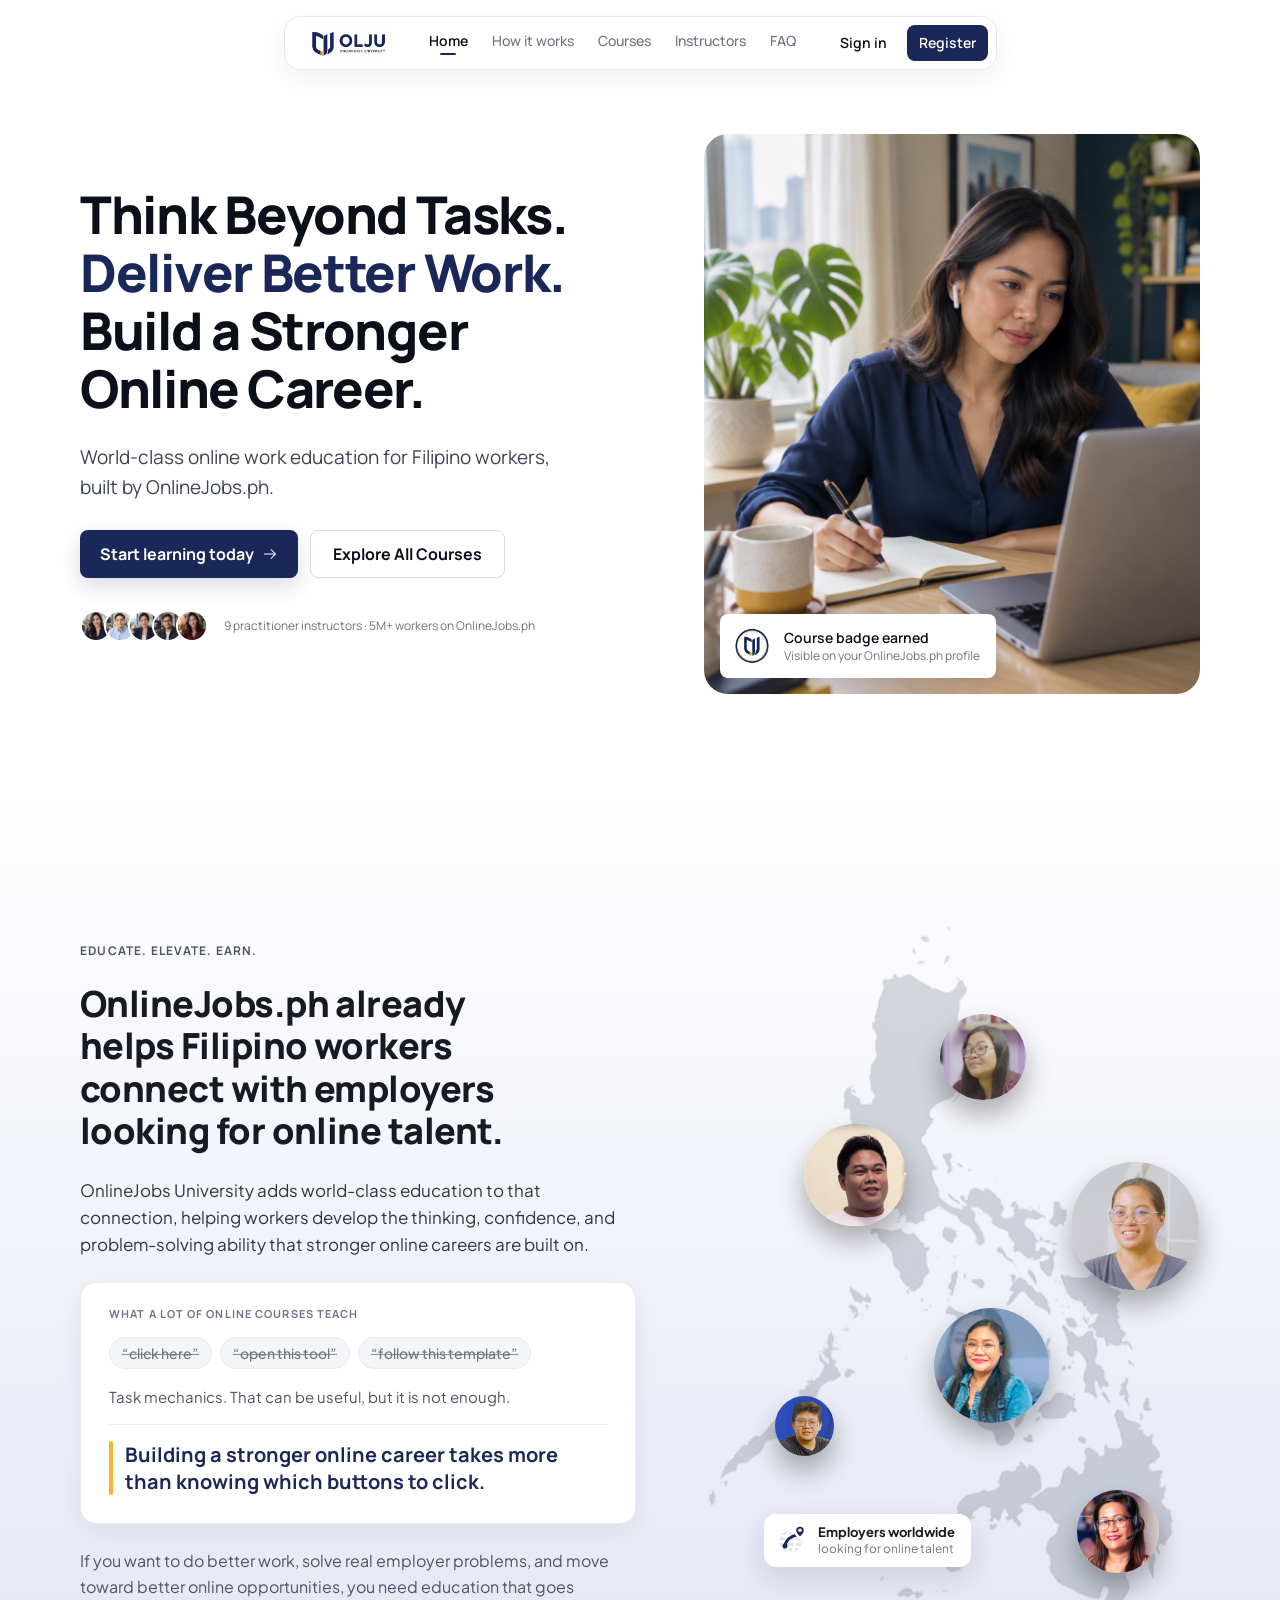
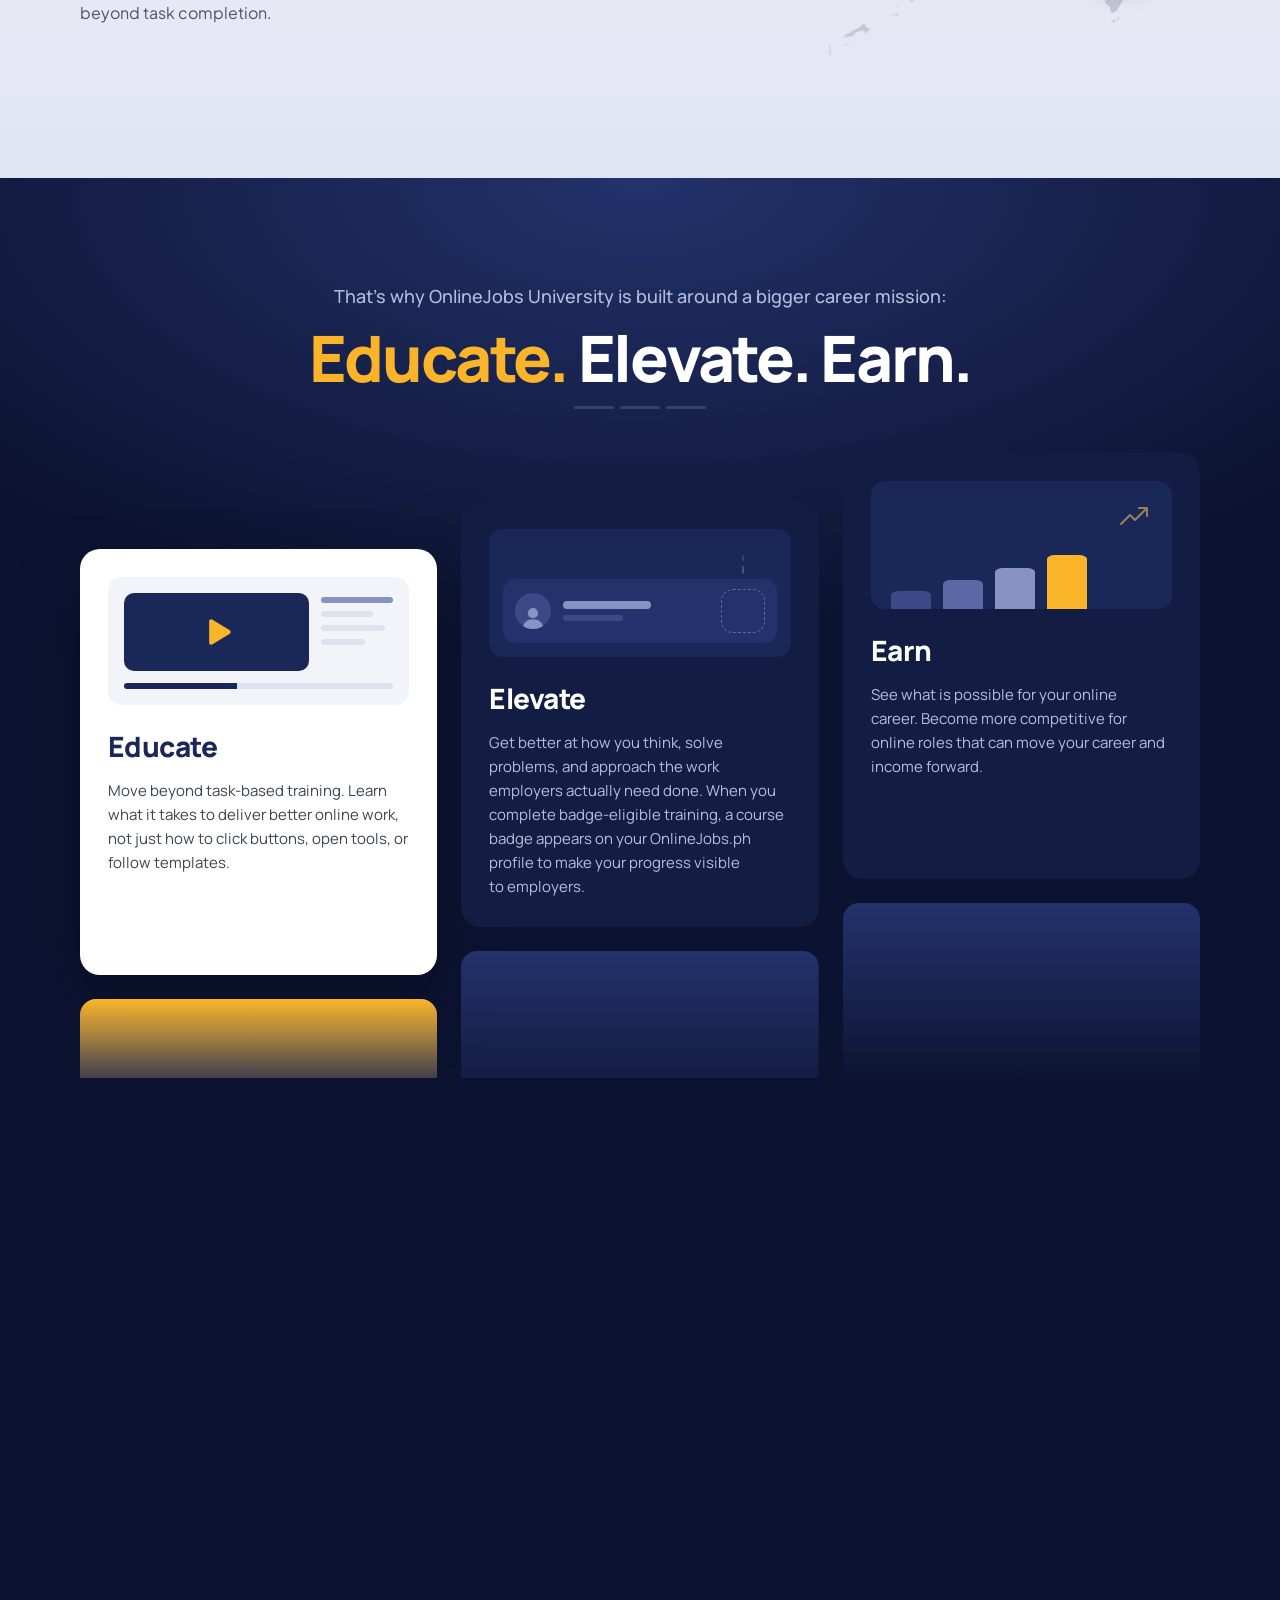
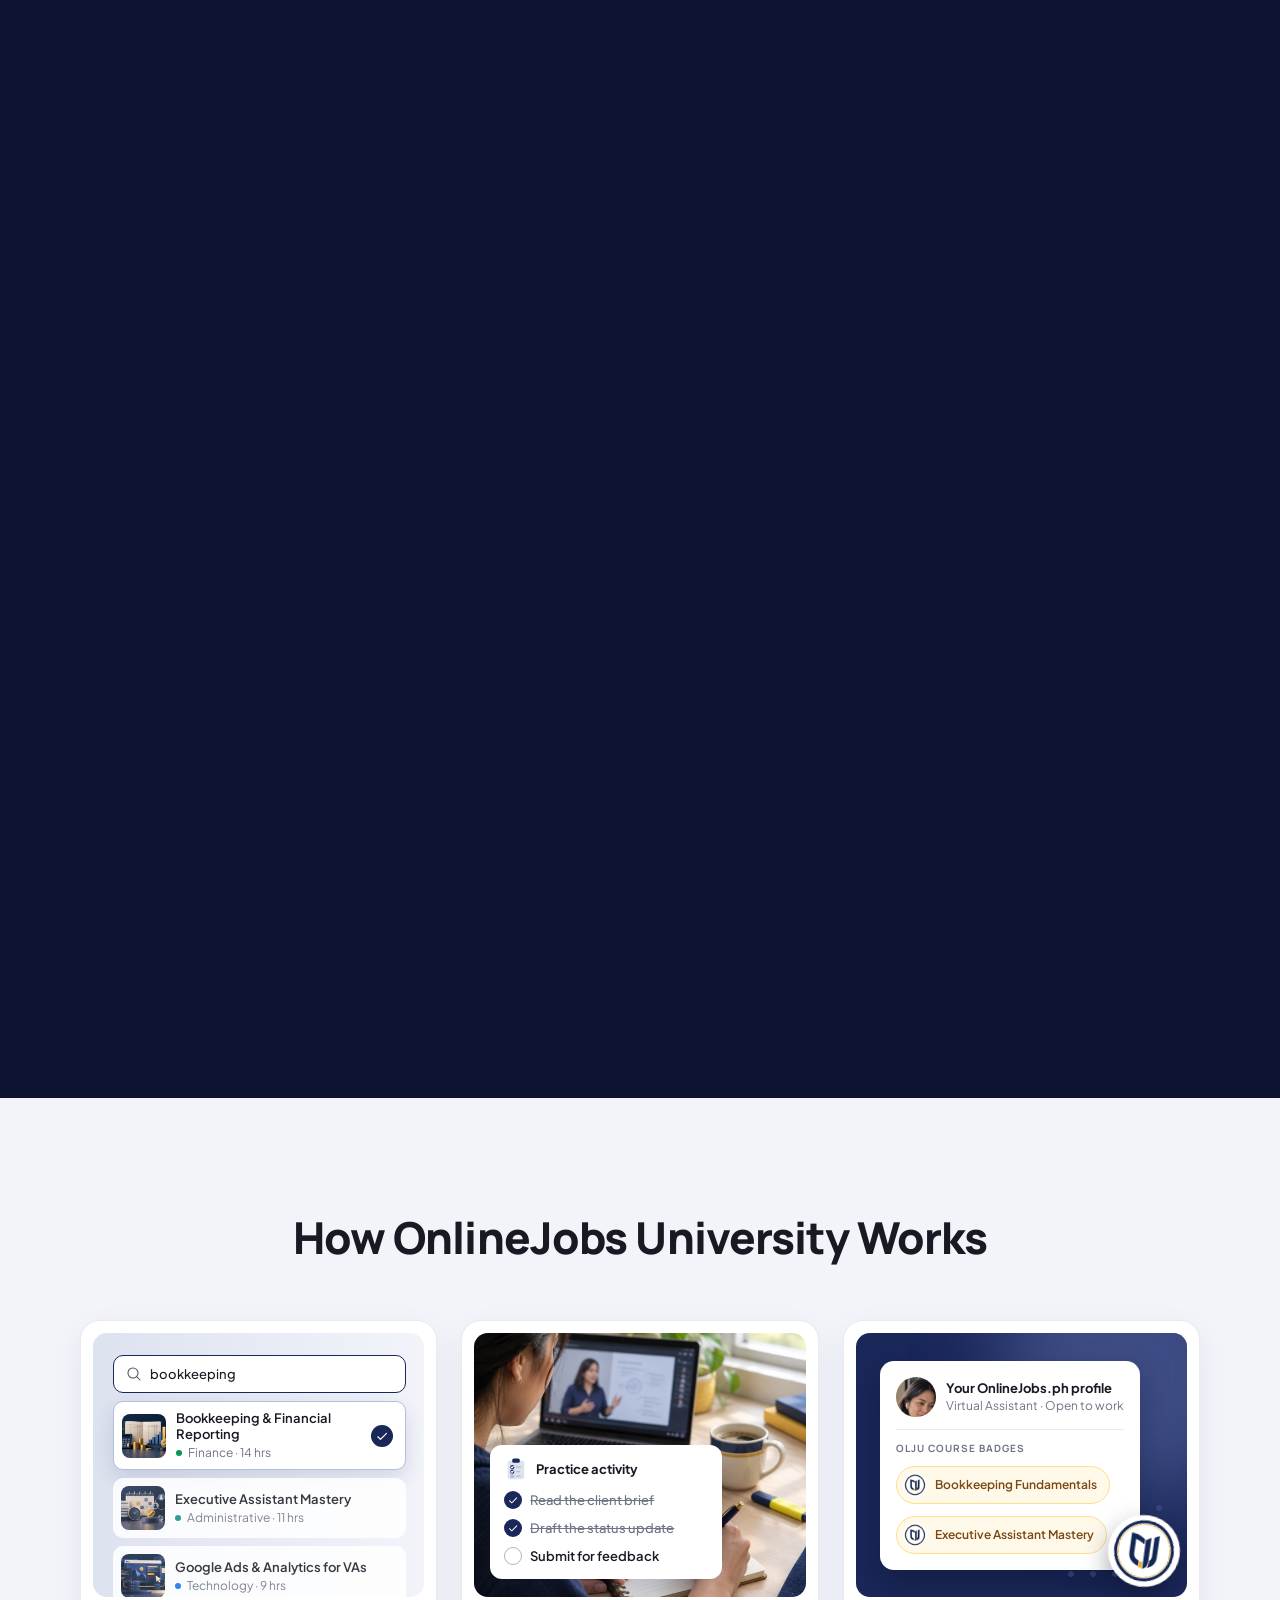
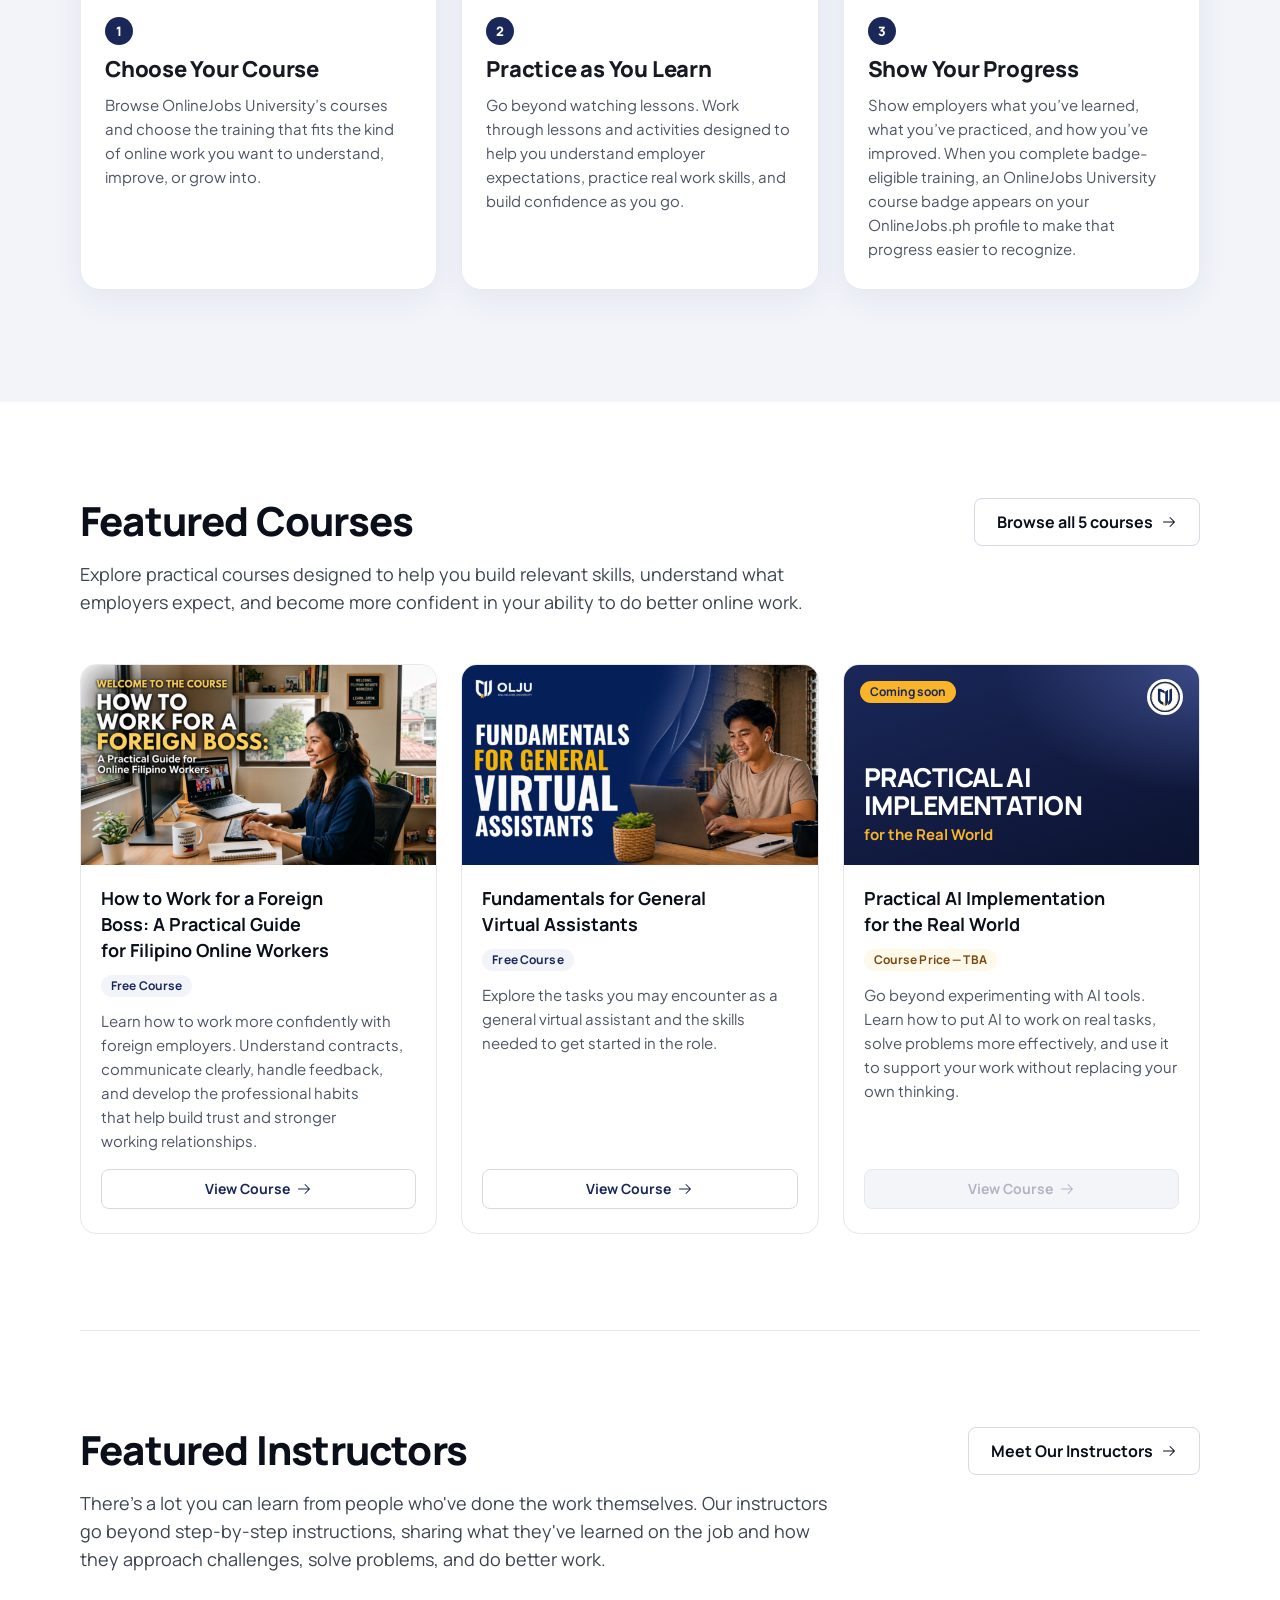
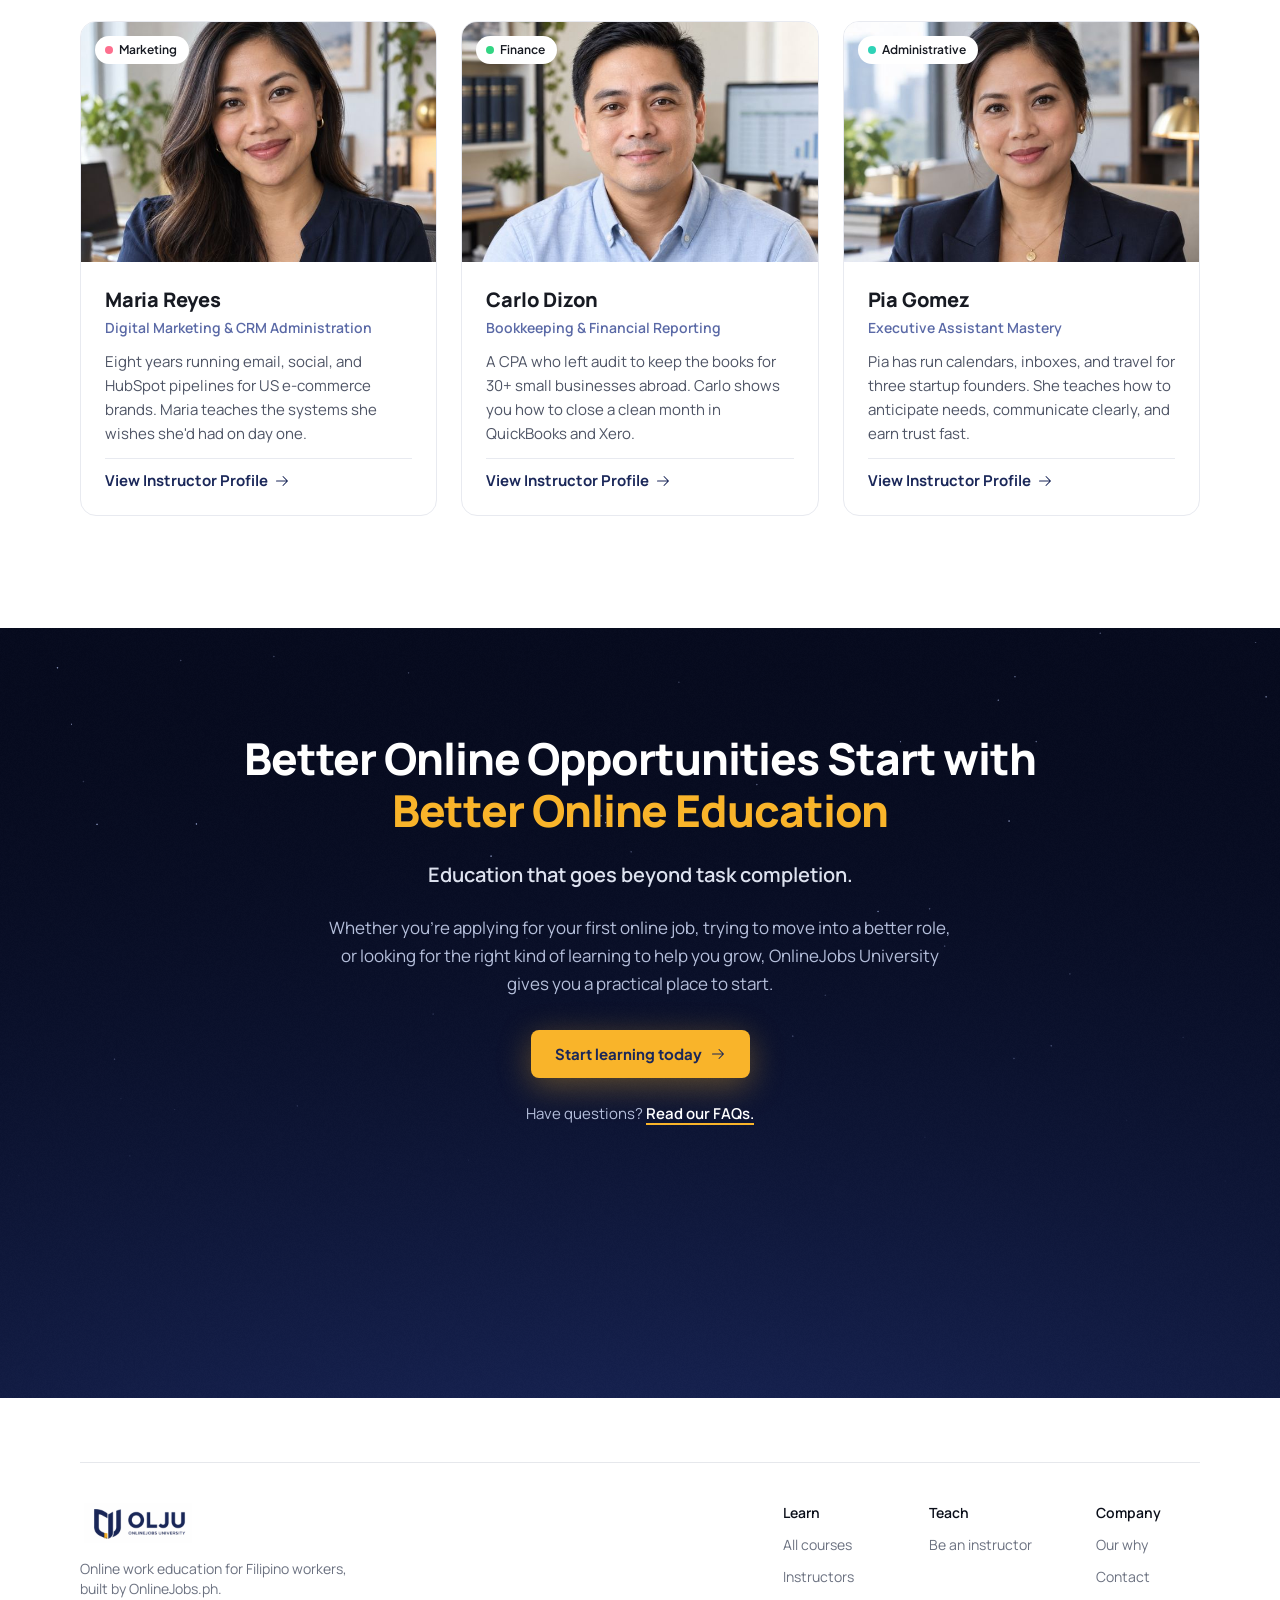
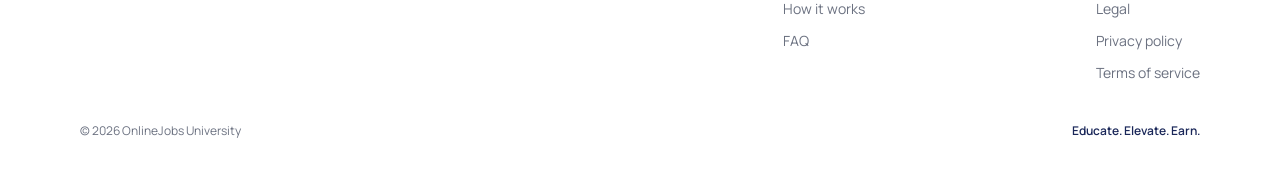
<file: index.html>
<!doctype html>
<html lang="en">
<head>
  <meta charset="utf-8">
  <meta name="viewport" content="width=device-width, initial-scale=1">
  <title>OnlineJobs University · Build a Stronger Online Career</title>
  <meta name="description" content="World-class online work education for Filipino workers, built by OnlineJobs.ph. Educate. Elevate. Earn.">
  <meta name="theme-color" content="#1A2759">
  <link rel="icon" type="image/png" href="assets/img/badge.png">
  <link rel="preconnect" href="https://fonts.googleapis.com">
  <link rel="preconnect" href="https://fonts.gstatic.com" crossorigin>
  <link href="https://fonts.googleapis.com/css2?family=Manrope:wght@400;500;600;700;800&family=Plus+Jakarta+Sans:wght@400;500;600;700&display=swap" rel="stylesheet">
  <link rel="preload" as="image" href="assets/img/hero.jpg">
  <link rel="stylesheet" href="css/styles.css">
  <link rel="stylesheet" href="css/auth.css">
  <script>document.documentElement.classList.add('js')</script>
</head>
<body>
  <!-- Phosphor icon sprite (@phosphor-icons/core 2.1.1) -->
  <svg width="0" height="0" style="position:absolute" aria-hidden="true">
    <symbol id="i-arrow-right" viewBox="0 0 256 256"><path fill="currentColor" d="M221.66,133.66l-72,72a8,8,0,0,1-11.32-11.32L196.69,136H40a8,8,0,0,1,0-16H196.69L138.34,61.66a8,8,0,0,1,11.32-11.32l72,72A8,8,0,0,1,221.66,133.66Z"/></symbol>
    <symbol id="i-play" viewBox="0 0 256 256"><path fill="currentColor" d="M240,128a15.74,15.74,0,0,1-7.6,13.51L88.32,229.65a16,16,0,0,1-16.2.3A15.86,15.86,0,0,1,64,216.13V39.87a15.86,15.86,0,0,1,8.12-13.82,16,16,0,0,1,16.2.3L232.4,114.49A15.74,15.74,0,0,1,240,128Z"/></symbol>
    <symbol id="i-trend-up" viewBox="0 0 256 256"><path fill="currentColor" d="M240,56v64a8,8,0,0,1-16,0V75.31l-82.34,82.35a8,8,0,0,1-11.32,0L96,123.31,29.66,189.66a8,8,0,0,1-11.32-11.32l72-72a8,8,0,0,1,11.32,0L136,140.69,212.69,64H168a8,8,0,0,1,0-16h64A8,8,0,0,1,240,56Z"/></symbol>
    <symbol id="i-search" viewBox="0 0 256 256"><path fill="currentColor" d="M229.66,218.34l-50.07-50.06a88.11,88.11,0,1,0-11.31,11.31l50.06,50.07a8,8,0,0,0,11.32-11.32ZM40,112a72,72,0,1,1,72,72A72.08,72.08,0,0,1,40,112Z"/></symbol>
    <symbol id="i-check" viewBox="0 0 256 256"><path fill="currentColor" d="M232.49,80.49l-128,128a12,12,0,0,1-17,0l-56-56a12,12,0,1,1,17-17L96,183,215.51,63.51a12,12,0,0,1,17,17Z"/></symbol>
    <symbol id="i-list" viewBox="0 0 256 256"><path fill="currentColor" d="M224,128a8,8,0,0,1-8,8H40a8,8,0,0,1,0-16H216A8,8,0,0,1,224,128ZM40,72H216a8,8,0,0,0,0-16H40a8,8,0,0,0,0,16ZM216,184H40a8,8,0,0,0,0,16H216a8,8,0,0,0,0-16Z"/></symbol>
    <symbol id="i-x" viewBox="0 0 256 256"><path fill="currentColor" d="M205.66,194.34a8,8,0,0,1-11.32,11.32L128,139.31,61.66,205.66a8,8,0,0,1-11.32-11.32L116.69,128,50.34,61.66A8,8,0,0,1,61.66,50.34L128,116.69l66.34-66.35a8,8,0,0,1,11.32,11.32L139.31,128Z"/></symbol>
  </svg>

  <a class="skip-link" href="#main">Skip to content</a>

  <!-- ───────────── Nav ───────────── -->
  <header class="nav" data-nav>
    <nav class="nav__bar" aria-label="Primary">
      <a class="nav__logo" href="#top" aria-label="OnlineJobs University home">
        <img src="assets/img/logo.png" alt="" width="96" height="32">
      </a>
      <ul class="nav__links" data-nav-links>
        <li><a href="#top" class="is-current" aria-current="true" data-spy="top">Home</a></li>
        <li><a href="#how-it-works" data-spy="how-it-works">How it works</a></li>
        <li><a href="#courses" data-spy="courses">Courses</a></li>
        <li><a href="#instructors" data-spy="instructors">Instructors</a></li>
        <li><a href="faq.html">FAQ</a></li>
      </ul>
      <div class="nav__actions">
        <a class="nav__signin" href="#login" data-login-open>Sign in</a>
        <a class="btn btn--primary btn--sm" href="#">Register</a>
        <button class="nav__toggle" type="button" aria-expanded="false" aria-controls="nav-sheet" aria-label="Open menu" data-nav-toggle>
          <svg class="icon" aria-hidden="true"><use href="#i-list"/></svg>
        </button>
      </div>
    </nav>
    <div class="nav__sheet" id="nav-sheet" data-nav-sheet hidden>
      <a href="#top">Home</a>
      <a href="#how-it-works">How it works</a>
      <a href="#courses">Courses</a>
      <a href="#instructors">Instructors</a>
      <a href="faq.html">FAQ</a>
      <a href="#login" data-login-open>Sign in</a>
    </div>
  </header>

  <main id="main">
    <!-- ───────────── Hero ───────────── -->
    <section class="hero" id="top" aria-labelledby="hero-title">
      <div class="container hero__grid">
        <div class="hero__copy">
          <h1 class="hero__title reveal" id="hero-title">Think Beyond Tasks. <span class="nowrap hero__title-accent">Deliver Better Work.</span> Build a Stronger Online Career.</h1>
          <p class="hero__sub reveal">World-class online work education for Filipino workers, built by OnlineJobs.ph.</p>
          <div class="hero__actions reveal">
            <a class="btn btn--primary btn--lg btn--lift" href="#courses">
              Start learning today
              <svg class="icon icon--16 btn__arrow" aria-hidden="true"><use href="#i-arrow-right"/></svg>
            </a>
            <a class="btn btn--outline btn--lg" href="courses.html">Explore All Courses</a>
          </div>
          <div class="hero__proof reveal">
            <div class="avatar-stack" aria-hidden="true">
              <img src="assets/img/avatars/maria-reyes.jpg" alt="" width="32" height="32">
              <img src="assets/img/avatars/carlo-dizon.jpg" alt="" width="32" height="32">
              <img src="assets/img/avatars/pia-gomez.jpg" alt="" width="32" height="32">
              <img src="assets/img/avatars/avatar-4.jpg" alt="" width="32" height="32">
              <img src="assets/img/avatars/sofia-cruz.jpg" alt="" width="32" height="32">
            </div>
            <p>9 practitioner instructors · 5M+ workers on OnlineJobs.ph</p>
          </div>
        </div>
        <figure class="hero__visual reveal">
          <img src="assets/img/hero.jpg" alt="A Filipino online worker taking notes at her desk beside a laptop" width="496" height="560" fetchpriority="high">
          <figcaption class="hero__chip">
            <img src="assets/img/badge.png" alt="" width="40" height="40">
            <span>
              <strong>Course badge earned</strong>
              <small>Visible on your OnlineJobs.ph profile</small>
            </span>
          </figcaption>
        </figure>
      </div>
    </section>

    <!-- ───────────── Mission ───────────── -->
    <section class="mission" aria-labelledby="mission-title">
      <div class="container mission__grid">
        <div class="mission__copy">
          <p class="overline">Educate. Elevate. Earn.</p>
          <h2 class="mission__title" id="mission-title">OnlineJobs.ph already helps Filipino workers connect with employers looking for online talent.</h2>
          <p class="mission__lead">OnlineJobs University adds world-class education to that connection, helping workers develop the thinking, confidence, and problem-solving ability that stronger online careers are built on.</p>
          <div class="contrast-card">
            <p class="contrast-card__label">What a lot of online courses teach</p>
            <ul class="contrast-card__chips">
              <li>“click here”</li>
              <li>“open this tool”</li>
              <li>“follow this template”</li>
            </ul>
            <p class="contrast-card__note">Task mechanics. That can be useful, but it is not enough.</p>
            <hr>
            <p class="contrast-card__quote">Building a stronger online career takes more than knowing which buttons to click.</p>
          </div>
          <p class="mission__body">If you want to do better work, solve real employer problems, and move toward better online opportunities, you need education that goes beyond task completion.</p>
        </div>

        <div class="map" data-map aria-hidden="true">
          <div class="map__land"></div>
          <span class="map__pin" style="--x:20.89%;--y:29.09%;--s:20.26%;--bs:227.27% 127.84%;--bp:4.69% 11.66%;--d:0ms;background-image:url(assets/img/map-1.jpg)"></span>
          <span class="map__pin" style="--x:48.06%;--y:14.70%;--s:17.12%;--bs:177.78% 100%;--bp:76.57% 0%;--d:90ms;background-image:url(assets/img/map-2.jpg)"></span>
          <span class="map__pin" style="--x:74.13%;--y:34.02%;--s:25.60%;--bs:304.66% 171.37%;--bp:85.3% 15.18%;--d:180ms;background-image:url(assets/img/map-3.jpg)"></span>
          <span class="map__pin" style="--x:46.80%;--y:53.14%;--s:23.09%;--bs:258.06% 145.16%;--bp:98.82% 1.46%;--d:270ms;background-image:url(assets/img/map-6.jpg)"></span>
          <span class="map__pin" style="--x:14.92%;--y:64.65%;--s:11.94%;--bs:348.38% 196.09%;--bp:88.48% 5.32%;--d:360ms;background-image:url(assets/img/map-5.jpg)"></span>
          <span class="map__pin" style="--x:75.39%;--y:76.99%;--s:16.49%;--bs:285.2% 160.43%;--bp:85.88% 0%;--d:450ms;background-image:url(assets/img/map-4.jpg)"></span>
          <div class="map__chip">
            <svg viewBox="0 0 32 32" width="32" height="32">
              <path transform="translate(3.5 6.5)" d="M22 11c0 6.075-4.925 11-11 11S0 17.075 0 11 4.925 0 11 0s11 4.925 11 11Z" fill="#DDE2EF"/>
              <path transform="translate(10 6.5)" d="M9 11c0 6.075-2.015 11-4.5 11S0 17.075 0 11 2.015 0 4.5 0 9 4.925 9 11Z" fill="none" stroke="#FFFFFF" stroke-width="2.4"/>
              <path transform="translate(3.5 12)" d="M0 5.5h22M1.75 0h18.5M1.75 11h18.5" fill="none" stroke="#FFFFFF" stroke-width="2.4"/>
              <path transform="translate(9 11)" d="M0 11C1 5 6 1 12 0" fill="none" stroke="#1A2759" stroke-width="3.2" stroke-linecap="round"/>
              <circle cx="9" cy="22" r="2.5" fill="#1A2759"/>
              <g transform="translate(19 1.5)">
                <path d="M5 0C2.25 0 0 2.15 0 4.9 0 8.4 5 12.5 5 12.5s5-4.1 5-7.6C10 2.15 7.75 0 5 0Z" fill="#1A2759"/>
                <path d="M5 0C2.25 0 0 2.15 0 4.9 0 8.4 5 12.5 5 12.5s5-4.1 5-7.6C10 2.15 7.75 0 5 0Z" fill="none" stroke="#FFFFFF" stroke-width="2.5" stroke-linejoin="round"/>
              </g>
              <circle cx="24" cy="6.3" r="1.8" fill="#FFFFFF"/>
            </svg>
            <span><strong>Employers worldwide</strong><small>looking for online talent</small></span>
          </div>
        </div>
      </div>
    </section>

    <!-- ───────────── Educate · Elevate · Earn (scroll-driven) ───────────── -->
    <section class="pillars" aria-labelledby="pillars-title" data-pillars data-step="0" style="--step:0">
      <div class="pillars__sticky">
        <div class="pillars__inner">
          <header class="pillars__header">
            <p class="pillars__lead">That’s why OnlineJobs University is built around a bigger career mission:</p>
            <h2 class="pillars__title" id="pillars-title">
              <span class="pillars__word is-active" data-word>Educate.</span>
              <span class="pillars__word" data-word>Elevate.</span>
              <span class="pillars__word" data-word>Earn.</span>
            </h2>
            <div class="pillars__progress" aria-hidden="true">
              <span data-seg></span><span data-seg></span><span data-seg></span>
            </div>
          </header>

          <div class="pillars__stairs" data-stairs>
            <div class="pillar is-active" data-pillar style="--i:0">
              <article class="pillar__card" aria-current="step">
                <div class="pv pv--educate" aria-hidden="true">
                  <div class="pv-educate__row">
                    <div class="pv-educate__screen"><svg class="icon"><use href="#i-play"/></svg></div>
                    <div class="pv-educate__lines"><i></i><i></i><i></i><i></i></div>
                  </div>
                  <div class="pv-educate__track"><i></i></div>
                </div>
                <h3 class="pillar__title">Educate</h3>
                <p class="pillar__body">Move beyond task-based training. Learn what it takes to deliver better online work, not just how to click buttons, open tools, or follow templates.</p>
              </article>
              <div class="pillar__base" aria-hidden="true"></div>
            </div>

            <div class="pillar" data-pillar style="--i:1">
              <article class="pillar__card">
                <div class="pv pv--elevate" aria-hidden="true">
                  <div class="pv-elevate__ticks"><i></i><i></i><i></i></div>
                  <div class="pv-elevate__row">
                    <div class="pv-elevate__avatar">
                      <svg viewBox="0 0 56 56" width="26" height="26"><circle cx="28" cy="22" r="11"/><path d="M6 56C6 42 16 35 28 35C40 35 50 42 50 56Z"/></svg>
                    </div>
                    <div class="pv-elevate__bars"><i></i><i></i></div>
                    <div class="pv-elevate__slot"></div>
                  </div>
                  <div class="pv-elevate__shield">
                    <svg viewBox="0 0 64 64" width="48" height="48">
                      <path d="M21 42L15 59L21 56L24 61L30 48Z" fill="#8793C2"/>
                      <path d="M43 42L49 59L43 56L40 61L34 48Z" fill="#8793C2"/>
                      <path d="M32 4L51 10.5V27C51 40 43 49 32 55C21 49 13 40 13 27V10.5Z" fill="#1A2759"/>
                      <path d="M32 4L13 10.5V27C13 40 21 49 32 55Z" fill="#23326C"/>
                      <path d="M25 18V28C25 32 28 35 32 35C36 35 39 32 39 28V18" fill="none" stroke="#F9B42A" stroke-width="4.5" stroke-linecap="round"/>
                    </svg>
                  </div>
                </div>
                <h3 class="pillar__title">Elevate</h3>
                <p class="pillar__body">Get better at how you think, solve problems, and approach the work employers actually need done. When you complete badge-eligible training, a course badge appears on your OnlineJobs.ph profile to make your progress visible to employers.</p>
              </article>
              <div class="pillar__base" aria-hidden="true"></div>
            </div>

            <div class="pillar" data-pillar style="--i:2">
              <article class="pillar__card">
                <div class="pv pv--earn" aria-hidden="true">
                  <i class="pv-earn__bar"></i><i class="pv-earn__bar"></i><i class="pv-earn__bar"></i><i class="pv-earn__bar"></i>
                  <svg class="icon pv-earn__trend"><use href="#i-trend-up"/></svg>
                </div>
                <h3 class="pillar__title">Earn</h3>
                <p class="pillar__body">See what is possible for your online career. Become more competitive for online roles that can move your career and income forward.</p>
              </article>
              <div class="pillar__base" aria-hidden="true"></div>
            </div>
          </div>
        </div>
      </div>
    </section>

    <!-- ───────────── How it works ───────────── -->
    <section class="how section" id="how-it-works" aria-labelledby="how-title">
      <div class="container">
        <h2 class="how__title" id="how-title">How OnlineJobs University Works</h2>
        <ol class="steps">
          <li class="step">
            <div class="step__visual step__visual--search" aria-hidden="true">
              <div class="step__zoom">
                <div class="search-ui">
                  <div class="search-ui__field"><svg class="icon icon--16"><use href="#i-search"/></svg>bookkeeping</div>
                  <div class="search-ui__item is-selected">
                    <img src="assets/img/thumb-bookkeeping.jpg" alt="" width="44" height="44" loading="lazy">
                    <span><strong>Bookkeeping &amp; Financial Reporting</strong><small><i style="--dot:#039855"></i>Finance · 14 hrs</small></span>
                    <span class="search-ui__check"><svg class="icon"><use href="#i-check"/></svg></span>
                  </div>
                  <div class="search-ui__item">
                    <img src="assets/img/thumb-executive-assistant.jpg" alt="" width="44" height="44" loading="lazy">
                    <span><strong>Executive Assistant Mastery</strong><small><i style="--dot:#0E9384"></i>Administrative · 11 hrs</small></span>
                  </div>
                  <div class="search-ui__item">
                    <img src="assets/img/thumb-google-ads.jpg" alt="" width="44" height="44" loading="lazy">
                    <span><strong>Google Ads &amp; Analytics for VAs</strong><small><i style="--dot:#1570EF"></i>Technology · 9 hrs</small></span>
                  </div>
                </div>
              </div>
            </div>
            <div class="step__copy">
              <span class="step__num">1</span>
              <h3 class="step__title">Choose Your Course</h3>
              <p>Browse OnlineJobs University’s courses and choose the training that fits the kind of online work you want to understand, improve, or grow into.</p>
            </div>
          </li>
          <li class="step">
            <div class="step__visual step__visual--photo" aria-hidden="true">
              <div class="step__zoom step__photo"><img src="assets/img/practice.jpg" alt="" width="600" height="600" loading="lazy"></div>
              <div class="activity">
                <p class="activity__head">
                  <svg viewBox="0 0 24 24" width="24" height="24">
                    <rect x="3.75" y="3.375" width="16.5" height="18.75" rx="2.25" fill="#DDE2EF"/>
                    <rect x="8.25" y="1.5" width="7.5" height="4.125" rx="1.5" fill="#1A2759"/>
                    <circle cx="8.25" cy="10.125" r="2.063" fill="#1A2759"/>
                    <path d="M7.275 10.125l.712.712 1.313-1.387" fill="none" stroke="#FFFFFF" stroke-width="1.2" stroke-linecap="round" stroke-linejoin="round"/>
                    <rect x="11.625" y="9.563" width="6" height="1.125" rx=".563" fill="#B5BFDB"/>
                    <circle cx="8.25" cy="14.625" r="2.063" fill="#1A2759"/>
                    <path d="M7.275 14.625l.712.713 1.313-1.388" fill="none" stroke="#FFFFFF" stroke-width="1.2" stroke-linecap="round" stroke-linejoin="round"/>
                    <rect x="11.625" y="14.063" width="4.5" height="1.125" rx=".563" fill="#B5BFDB"/>
                    <circle cx="8.25" cy="19.125" r="2.063" fill="#B5BFDB"/>
                    <rect x="11.625" y="18.563" width="5.25" height="1.125" rx=".563" fill="#B5BFDB"/>
                  </svg>
                  Practice activity
                </p>
                <p class="activity__item is-done"><span class="activity__box"><svg class="icon"><use href="#i-check"/></svg></span>Read the client brief</p>
                <p class="activity__item is-done"><span class="activity__box"><svg class="icon"><use href="#i-check"/></svg></span>Draft the status update</p>
                <p class="activity__item"><span class="activity__box"></span>Submit for feedback</p>
              </div>
            </div>
            <div class="step__copy">
              <span class="step__num">2</span>
              <h3 class="step__title">Practice as You Learn</h3>
              <p>Go beyond watching lessons. Work through lessons and activities designed to help you understand employer expectations, practice real work skills, and build confidence as you go.</p>
            </div>
          </li>
          <li class="step">
            <div class="step__visual step__visual--profile" aria-hidden="true">
              <div class="step__zoom step__space"><span class="step__glow"></span><span class="step__dots"></span></div>
              <div class="profile-card">
                <div class="profile-card__head">
                  <span class="profile-card__avatar"></span>
                  <span><strong>Your OnlineJobs.ph profile</strong><small>Virtual Assistant · Open to work</small></span>
                </div>
                <hr>
                <p class="profile-card__label">OLJU course badges</p>
                <span class="badge-chip"><img src="assets/img/badge.png" alt="" width="24" height="24" loading="lazy">Bookkeeping Fundamentals</span>
                <span class="badge-chip"><img src="assets/img/badge.png" alt="" width="24" height="24" loading="lazy">Executive Assistant Mastery</span>
              </div>
              <img class="profile-seal" src="assets/img/badge.png" alt="" width="72" height="72" loading="lazy">
            </div>
            <div class="step__copy">
              <span class="step__num">3</span>
              <h3 class="step__title">Show Your Progress</h3>
              <p>Show employers what you’ve learned, what you’ve practiced, and how you’ve improved. When you complete badge-eligible training, an OnlineJobs University course badge appears on your OnlineJobs.ph profile to make that progress easier to recognize.</p>
            </div>
          </li>
        </ol>
      </div>
    </section>

    <!-- ───────────── Courses ───────────── -->
    <section class="courses section" id="courses" aria-labelledby="courses-title">
      <div class="container">
        <div class="section-head section-head--top">
          <div>
            <h2 class="h-display" id="courses-title">Featured Courses</h2>
            <p class="section-head__lede">Explore practical courses designed to help you build relevant skills, understand what employers expect, and become more confident in your ability to do better online work.</p>
          </div>
          <a class="btn btn--outline btn--lg" href="courses.html">
            Browse all 5 courses
            <svg class="icon icon--16 btn__arrow" aria-hidden="true"><use href="#i-arrow-right"/></svg>
          </a>
        </div>
        <ul class="course-grid">
          <li>
            <a class="course-card" href="course.html">
              <div class="course-card__media"><img src="assets/img/course-foreign-boss.png" alt="" width="600" height="338" loading="lazy"></div>
              <div class="course-card__body">
                <h3 class="course-card__title">How to Work for a Foreign Boss: A Practical Guide for Filipino Online Workers</h3>
                <p class="course-card__price">Free Course</p>
                <p class="course-card__desc">Learn how to work more confidently with foreign employers. Understand contracts, communicate clearly, handle feedback, and develop the professional habits that help build trust and stronger working relationships.</p>
                <span class="course-card__cta">View Course <svg class="icon icon--16" aria-hidden="true"><use href="#i-arrow-right"/></svg></span>
              </div>
            </a>
          </li>
          <li>
            <a class="course-card" href="#">
              <div class="course-card__media"><img src="assets/img/course-va.png" alt="" width="600" height="339" loading="lazy"></div>
              <div class="course-card__body">
                <h3 class="course-card__title">Fundamentals for General Virtual Assistants</h3>
                <p class="course-card__price">Free Course</p>
                <p class="course-card__desc">Explore the tasks you may encounter as a general virtual assistant and the skills needed to get started in the role.</p>
                <span class="course-card__cta">View Course <svg class="icon icon--16" aria-hidden="true"><use href="#i-arrow-right"/></svg></span>
              </div>
            </a>
          </li>
          <li>
            <article class="course-card course-card--soon">
              <div class="course-card__media course-cover" aria-hidden="true">
                <span class="course-cover__chip">Coming soon</span>
                <p class="course-cover__title">Practical AI<br>Implementation</p>
                <p class="course-cover__sub">for the Real World</p>
                <img class="course-cover__badge" src="assets/img/badge.png" alt="" width="36" height="36">
              </div>
              <div class="course-card__body">
                <h3 class="course-card__title">Practical AI Implementation for the Real World</h3>
                <p class="course-card__price course-card__price--tba">Course Price — TBA</p>
                <p class="course-card__desc">Go beyond experimenting with AI tools. Learn how to put AI to work on real tasks, solve problems more effectively, and use it to support your work without replacing your own thinking.</p>
                <button class="course-card__cta" type="button" disabled>View Course <svg class="icon icon--16" aria-hidden="true"><use href="#i-arrow-right"/></svg></button>
              </div>
            </article>
          </li>
        </ul>
      </div>
    </section>

    <!-- ───────────── Featured instructors ───────────── -->
    <section class="instructors section" id="instructors" aria-labelledby="instructors-title">
      <div class="container">
        <div class="section-head section-head--top">
          <div>
            <h2 class="h-display" id="instructors-title">Featured Instructors</h2>
            <p class="section-head__lede">There's a lot you can learn from people who've done the work themselves. Our instructors go beyond step-by-step instructions, sharing what they've learned on the job and how they approach challenges, solve problems, and do better work.</p>
          </div>
          <a class="btn btn--outline btn--lg" href="#">
            Meet Our Instructors
            <svg class="icon icon--16 btn__arrow" aria-hidden="true"><use href="#i-arrow-right"/></svg>
          </a>
        </div>
        <ul class="instructor-grid">
          <li>
            <a class="instructor" href="#">
              <div class="instructor__media">
                <img src="assets/img/maria-reyes.jpg" alt="Portrait of Maria Reyes" width="640" height="800" loading="lazy">
                <span class="instructor__tag" style="--dot:#FD6F8E">Marketing</span>
              </div>
              <div class="instructor__body">
                <h3 class="instructor__name">Maria Reyes</h3>
                <p class="instructor__role">Digital Marketing &amp; CRM Administration</p>
                <p class="instructor__bio">Eight years running email, social, and HubSpot pipelines for US e-commerce brands. Maria teaches the systems she wishes she'd had on day one.</p>
                <span class="link-arrow link-arrow--lg">View Instructor Profile <svg class="icon icon--16" aria-hidden="true"><use href="#i-arrow-right"/></svg></span>
              </div>
            </a>
          </li>
          <li>
            <a class="instructor" href="#">
              <div class="instructor__media">
                <img src="assets/img/carlo-dizon.jpg" alt="Portrait of Carlo Dizon" width="640" height="800" loading="lazy">
                <span class="instructor__tag" style="--dot:#32D583">Finance</span>
              </div>
              <div class="instructor__body">
                <h3 class="instructor__name">Carlo Dizon</h3>
                <p class="instructor__role">Bookkeeping &amp; Financial Reporting</p>
                <p class="instructor__bio">A CPA who left audit to keep the books for 30+ small businesses abroad. Carlo shows you how to close a clean month in QuickBooks and Xero.</p>
                <span class="link-arrow link-arrow--lg">View Instructor Profile <svg class="icon icon--16" aria-hidden="true"><use href="#i-arrow-right"/></svg></span>
              </div>
            </a>
          </li>
          <li>
            <a class="instructor" href="#">
              <div class="instructor__media">
                <img src="assets/img/pia-gomez.jpg" alt="Portrait of Pia Gomez" width="640" height="800" loading="lazy">
                <span class="instructor__tag" style="--dot:#2ED3B7">Administrative</span>
              </div>
              <div class="instructor__body">
                <h3 class="instructor__name">Pia Gomez</h3>
                <p class="instructor__role">Executive Assistant Mastery</p>
                <p class="instructor__bio">Pia has run calendars, inboxes, and travel for three startup founders. She teaches how to anticipate needs, communicate clearly, and earn trust fast.</p>
                <span class="link-arrow link-arrow--lg">View Instructor Profile <svg class="icon icon--16" aria-hidden="true"><use href="#i-arrow-right"/></svg></span>
              </div>
            </a>
          </li>
        </ul>
      </div>
    </section>

    <!-- ───────────── Final CTA · orbit shader ───────────── -->
    <section class="cta" aria-labelledby="cta-title" data-cta>
      <canvas class="cta__canvas" data-orbit aria-hidden="true"></canvas>
      <div class="cta__badge" data-cta-badge aria-hidden="true">
        <span class="cta__glow"></span>
        <span class="cta__seal"><img src="assets/img/badge.png" alt="" width="116" height="116" loading="lazy"></span>
      </div>
      <div class="container cta__copy">
        <h2 class="cta__title" id="cta-title">Better Online Opportunities Start with <span class="nowrap">Better Online Education</span></h2>
        <p class="cta__sub">Education that goes beyond task completion.</p>
        <p class="cta__body">Whether you’re applying for your first online job, trying to move into a better role, or looking for the right kind of learning to help you grow, OnlineJobs University gives you a practical place to start.</p>
        <a class="btn btn--gold btn--lg btn--lift" href="#courses">
          Start learning today
          <svg class="icon icon--16 btn__arrow" aria-hidden="true"><use href="#i-arrow-right"/></svg>
        </a>
        <p class="cta__faq">Have questions? <a href="faq.html">Read our FAQs.</a></p>
      </div>
    </section>
  </main>

  <!-- ───────────── Footer ───────────── -->
  <footer class="footer">
    <div class="container">
      <div class="footer__top">
        <div class="footer__brand">
          <img src="assets/img/logo.png" alt="OnlineJobs University" width="120" height="40" loading="lazy">
          <p>Online work education for Filipino workers,<br>built by OnlineJobs.ph.</p>
        </div>
        <nav class="footer__cols" aria-label="Footer">
          <div>
            <p class="footer__head">Learn</p>
            <a href="courses.html">All courses</a>
            <a href="#instructors">Instructors</a>
            <a href="#how-it-works">How it works</a>
            <a href="faq.html">FAQ</a>
          </div>
          <div>
            <p class="footer__head">Teach</p>
            <a href="#">Be an instructor</a>
          </div>
          <div>
            <p class="footer__head">Company</p>
            <a href="about.html">Our why</a>
            <a href="#">Contact</a>
            <a href="#">Legal</a>
            <a href="#">Privacy policy</a>
            <a href="#">Terms of service</a>
          </div>
        </nav>
      </div>
      <div class="footer__bottom">
        <p>© 2026 OnlineJobs University</p>
        <p class="footer__motto">Educate. Elevate. Earn.</p>
      </div>
    </div>
  </footer>

  <script src="js/orbit.js" defer></script>
  <script src="js/main.js" defer></script>
  <script src="js/auth.js" defer></script>
</body>
</html>
</file>
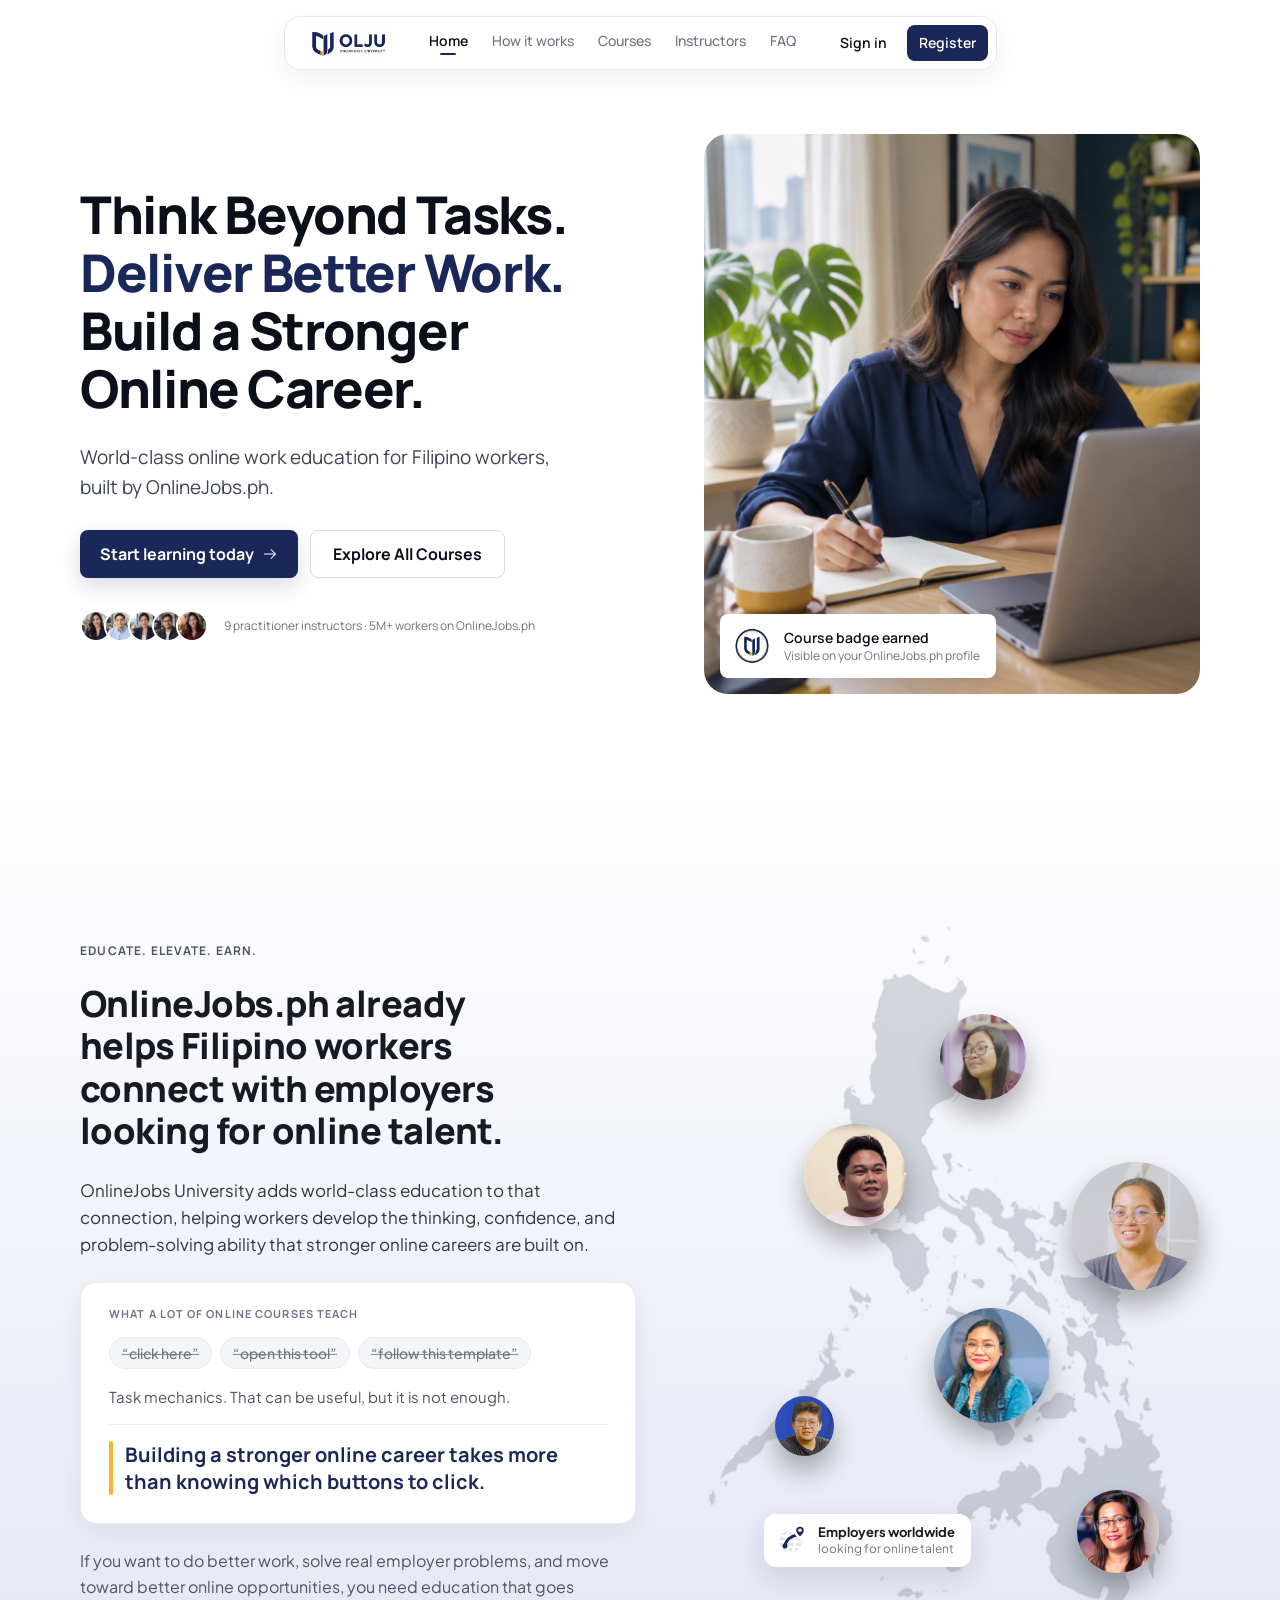
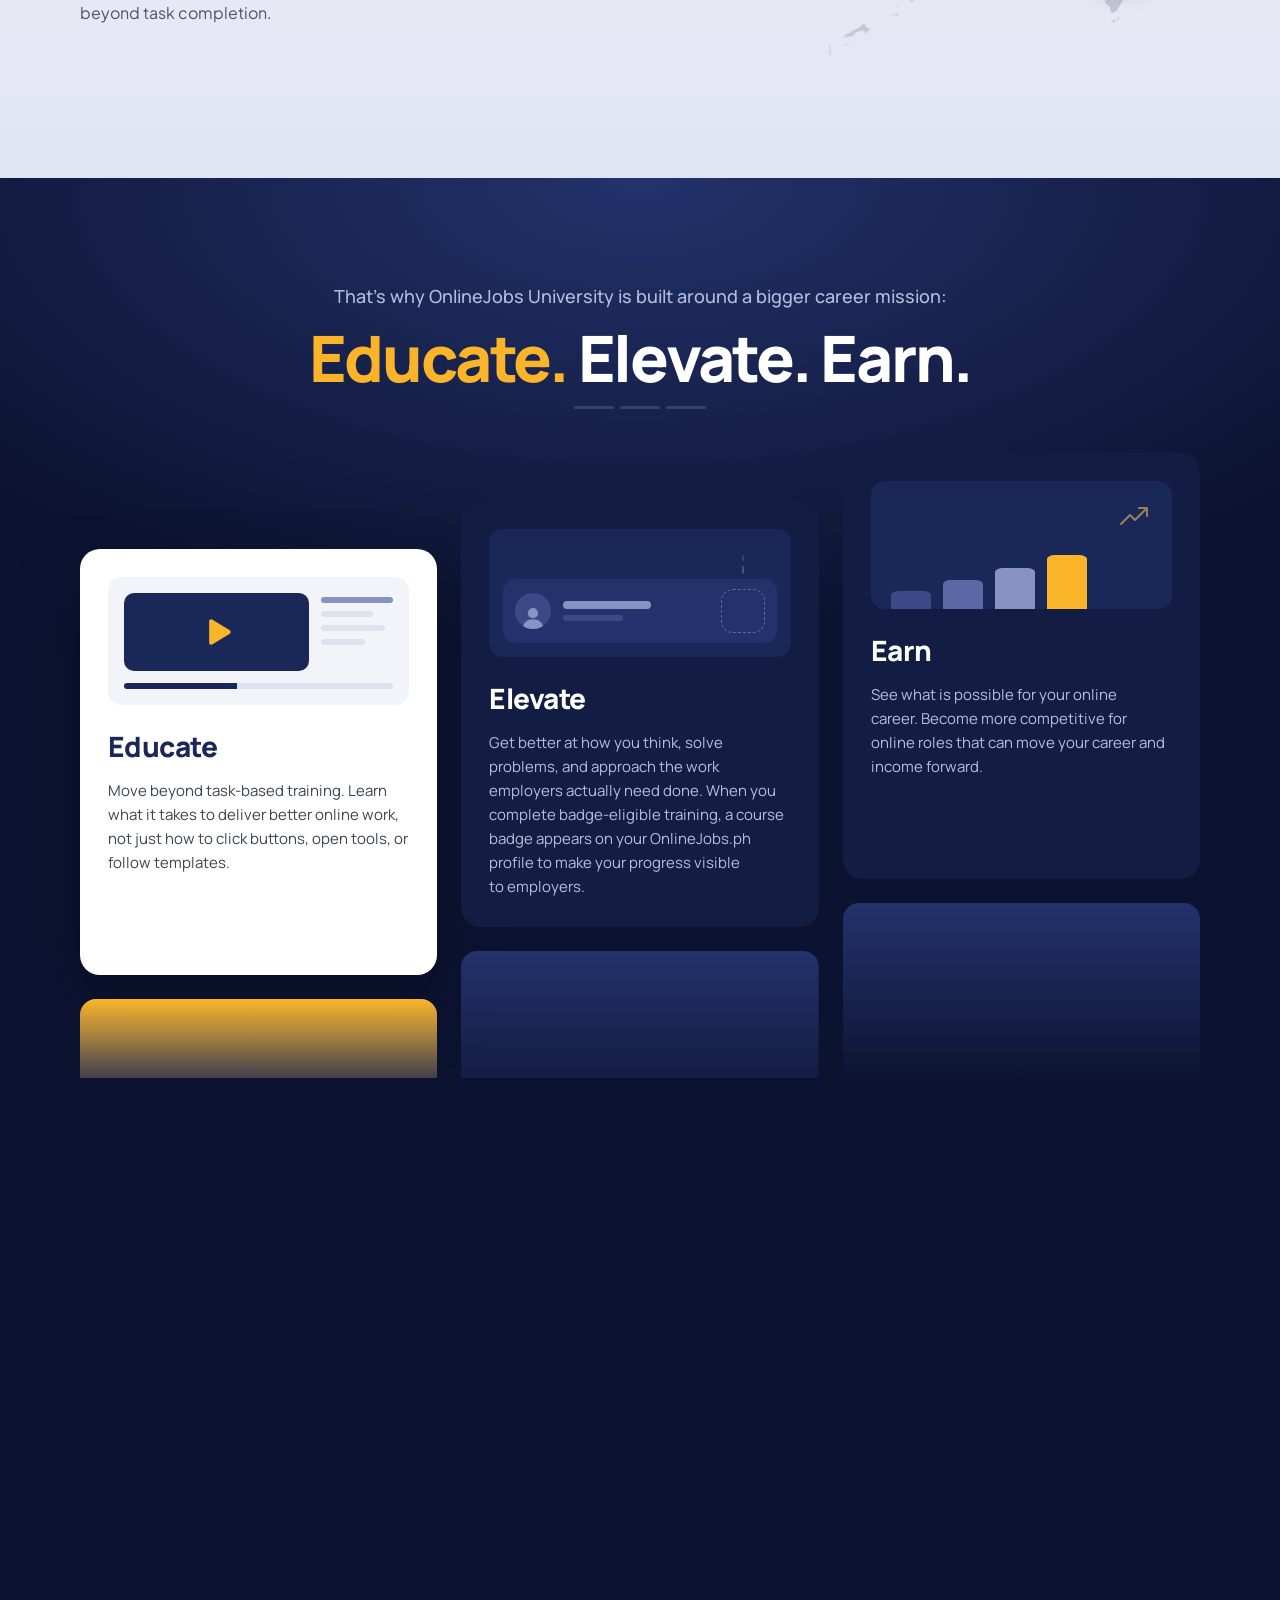
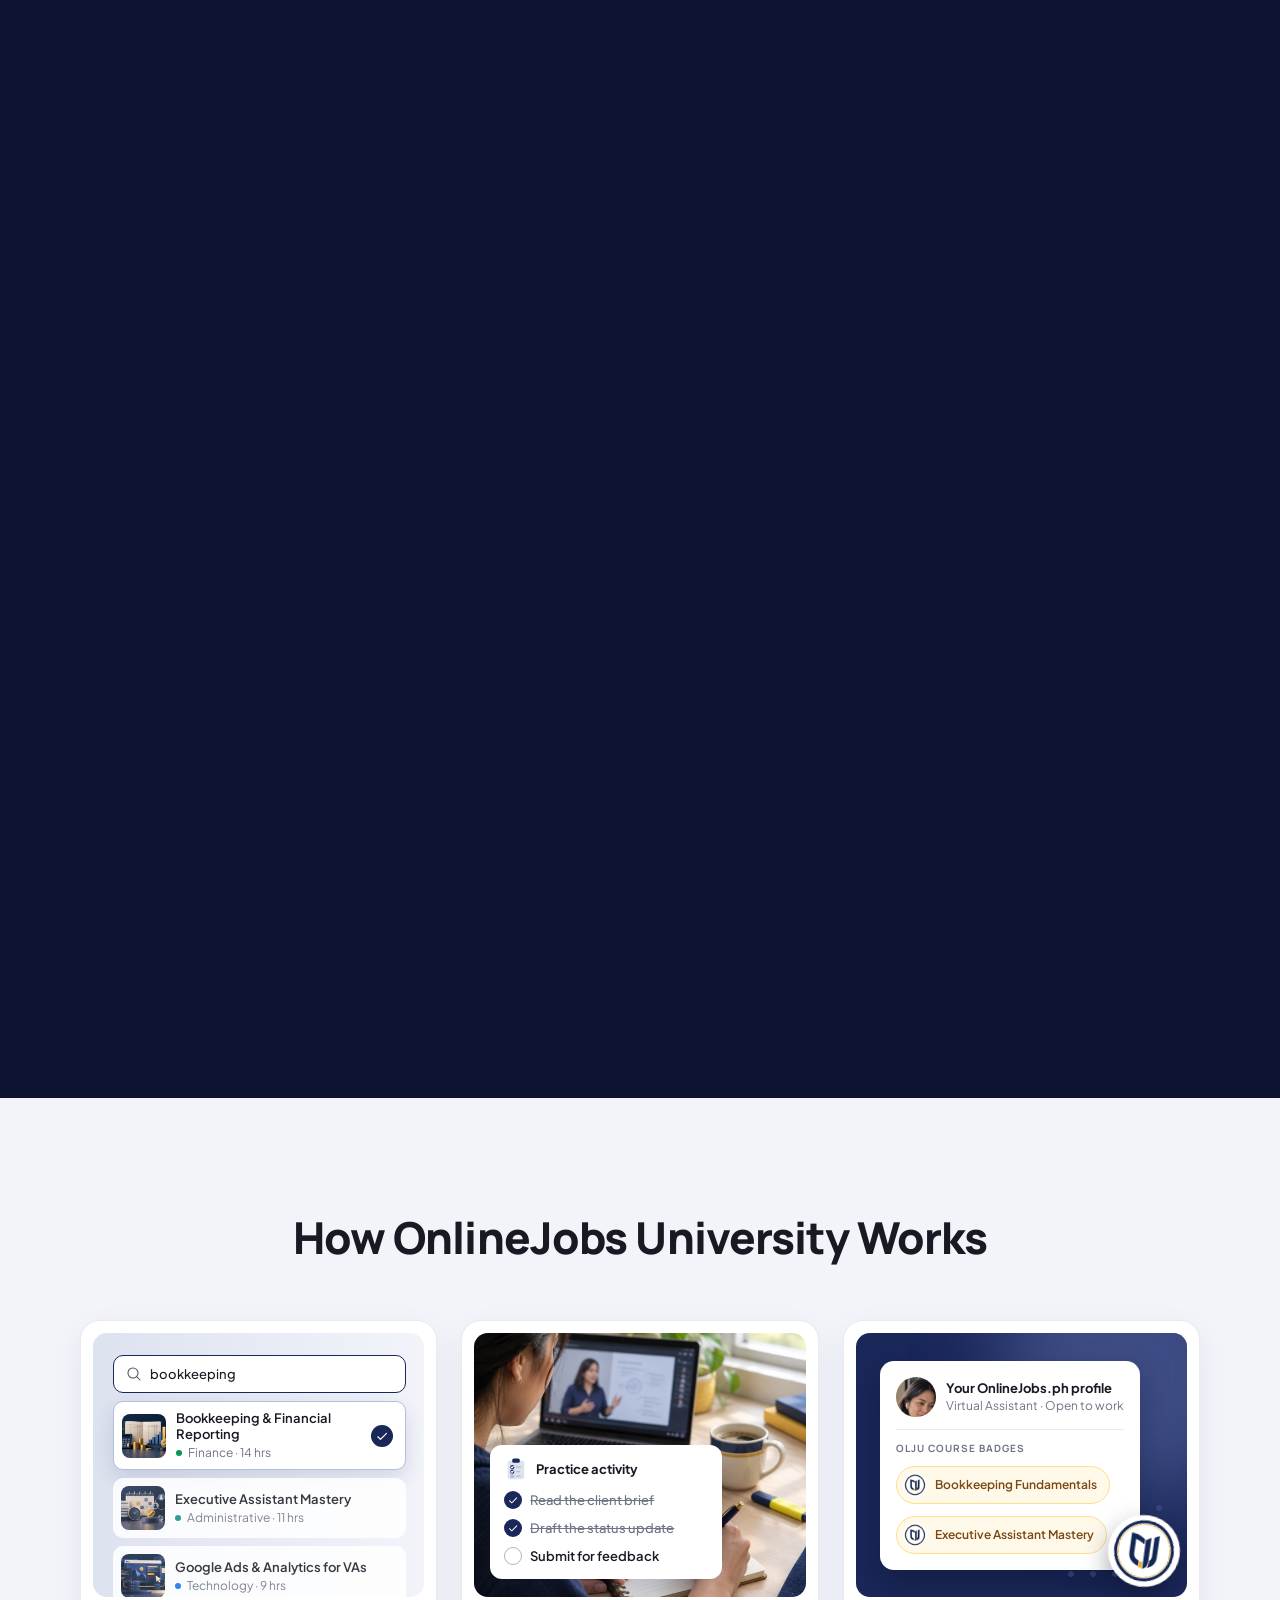
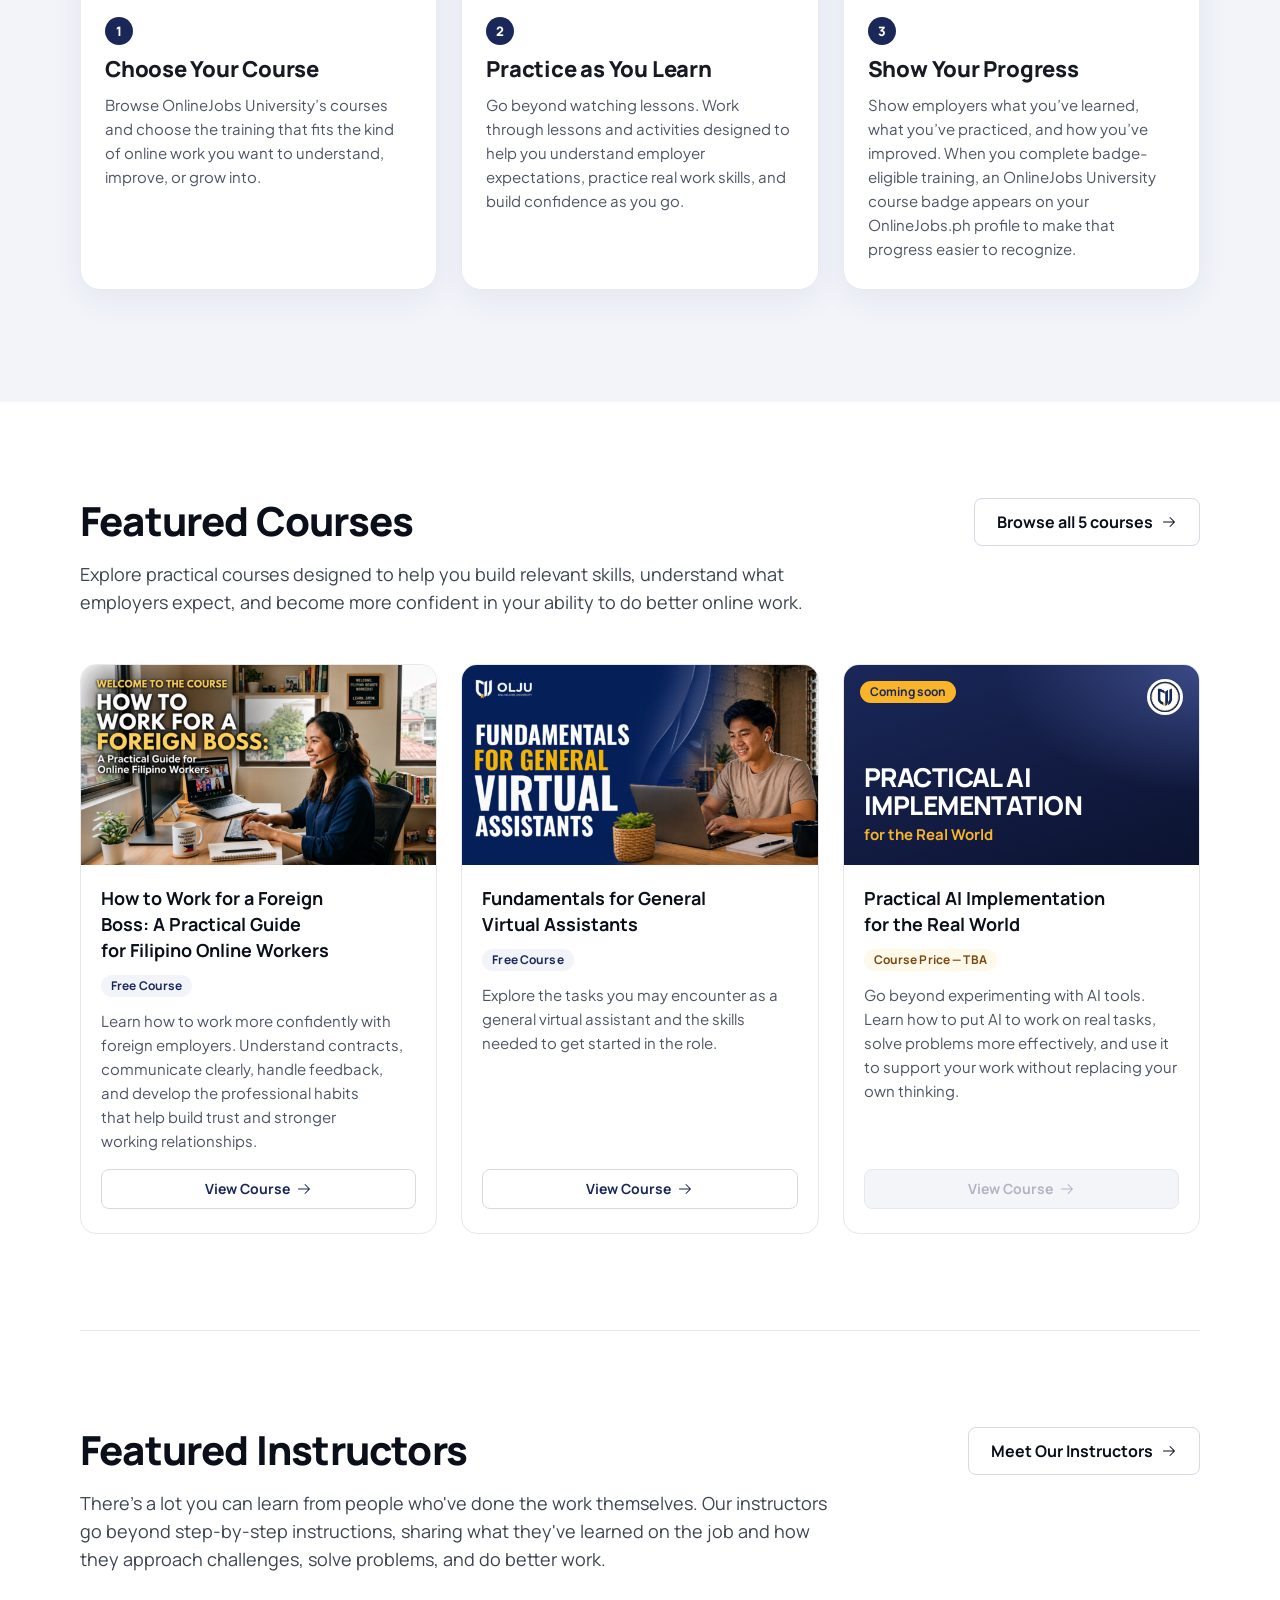
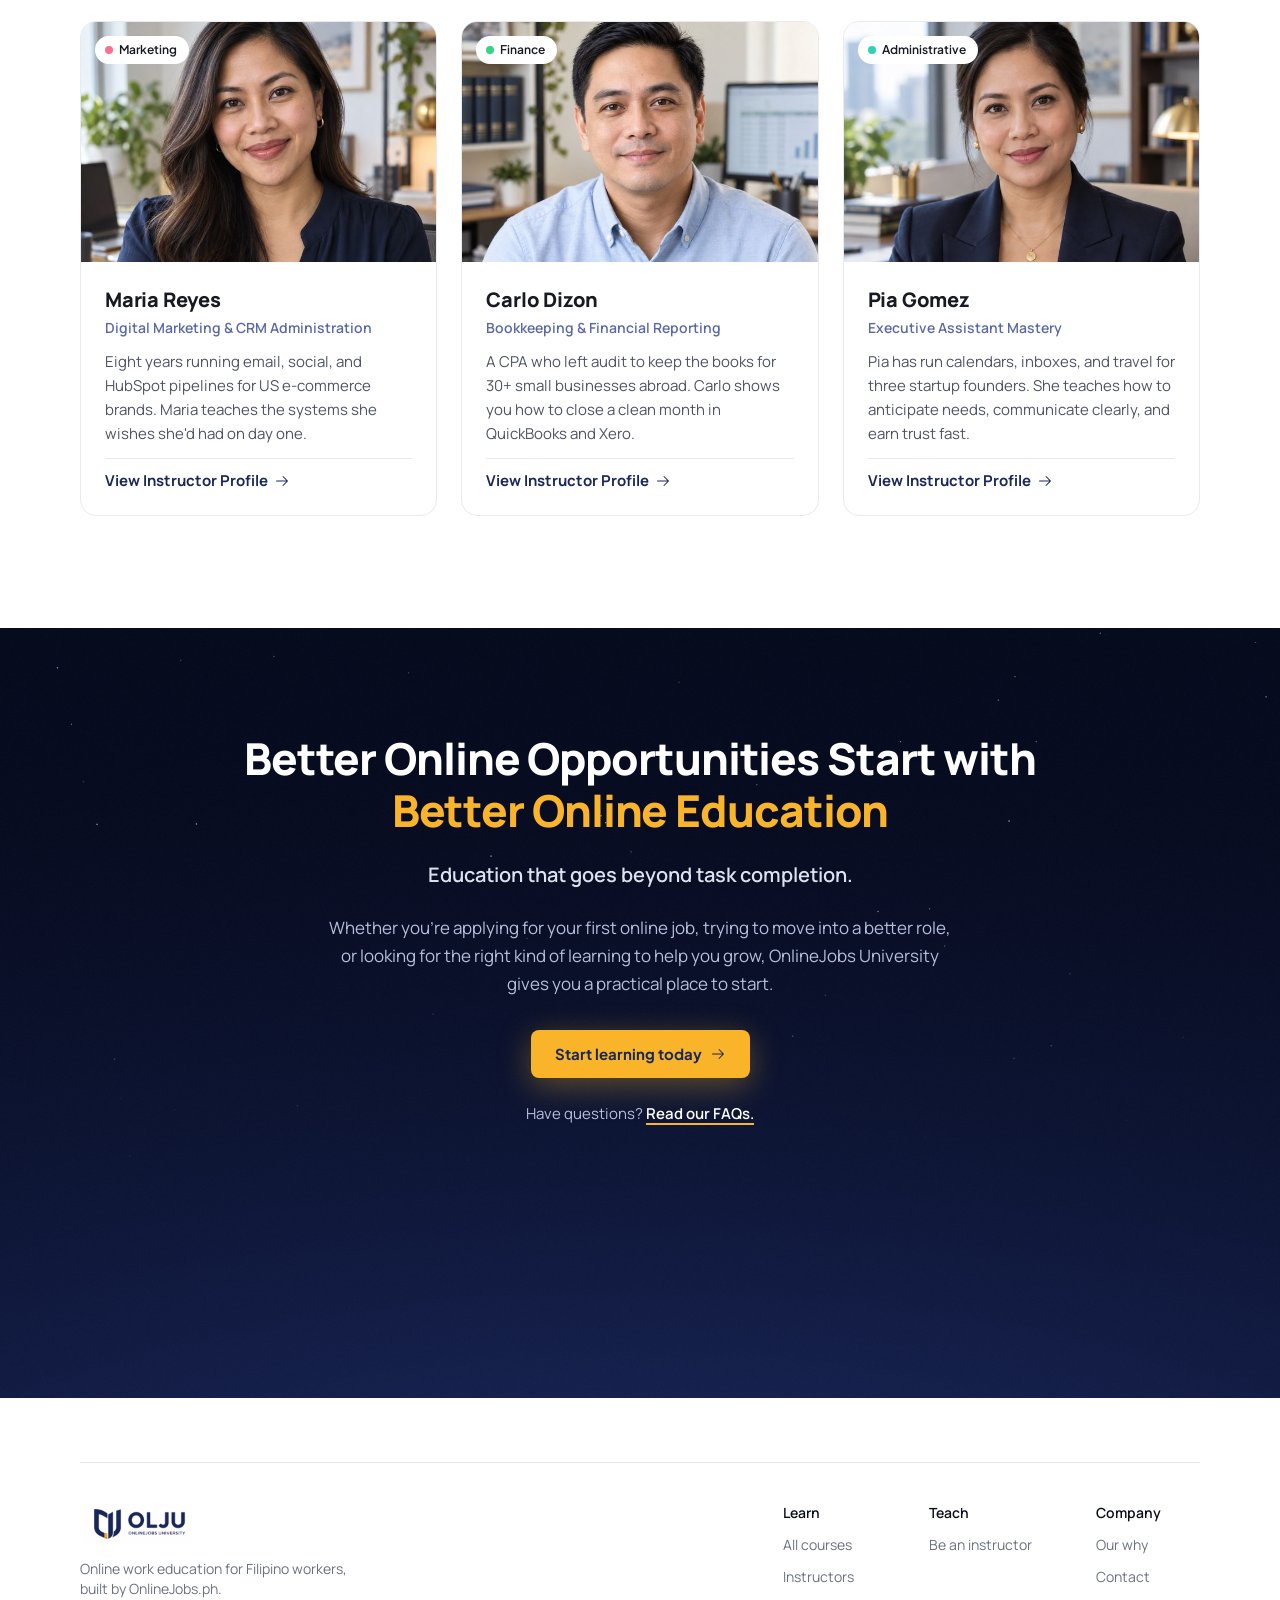
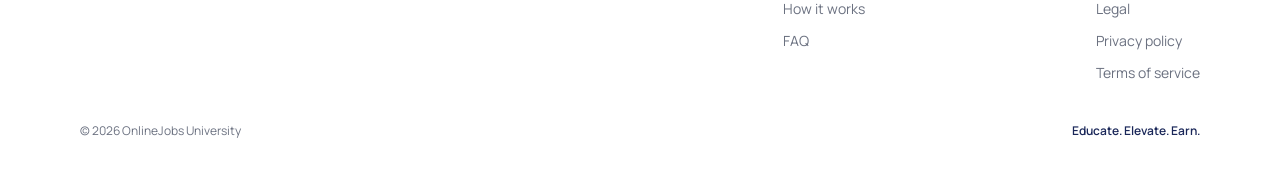
<file: OLJU/index.html>
<!doctype html>
<html lang="en">
<head>
  <meta charset="utf-8">
  <meta name="viewport" content="width=device-width, initial-scale=1">
  <title>OnlineJobs University · Build a Stronger Online Career</title>
  <meta name="description" content="World-class online work education for Filipino workers, built by OnlineJobs.ph. Educate. Elevate. Earn.">
  <meta name="theme-color" content="#1A2759">
  <link rel="icon" type="image/png" href="assets/img/badge.png">
  <link rel="preconnect" href="https://fonts.googleapis.com">
  <link rel="preconnect" href="https://fonts.gstatic.com" crossorigin>
  <link href="https://fonts.googleapis.com/css2?family=Manrope:wght@400;500;600;700;800&family=Plus+Jakarta+Sans:wght@400;500;600;700&display=swap" rel="stylesheet">
  <link rel="preload" as="image" href="assets/img/hero.jpg">
  <link rel="stylesheet" href="css/styles.css">
  <script>document.documentElement.classList.add('js')</script>
</head>
<body>
  <!-- Phosphor icon sprite (@phosphor-icons/core 2.1.1) -->
  <svg width="0" height="0" style="position:absolute" aria-hidden="true">
    <symbol id="i-arrow-right" viewBox="0 0 256 256"><path fill="currentColor" d="M221.66,133.66l-72,72a8,8,0,0,1-11.32-11.32L196.69,136H40a8,8,0,0,1,0-16H196.69L138.34,61.66a8,8,0,0,1,11.32-11.32l72,72A8,8,0,0,1,221.66,133.66Z"/></symbol>
    <symbol id="i-play" viewBox="0 0 256 256"><path fill="currentColor" d="M240,128a15.74,15.74,0,0,1-7.6,13.51L88.32,229.65a16,16,0,0,1-16.2.3A15.86,15.86,0,0,1,64,216.13V39.87a15.86,15.86,0,0,1,8.12-13.82,16,16,0,0,1,16.2.3L232.4,114.49A15.74,15.74,0,0,1,240,128Z"/></symbol>
    <symbol id="i-trend-up" viewBox="0 0 256 256"><path fill="currentColor" d="M240,56v64a8,8,0,0,1-16,0V75.31l-82.34,82.35a8,8,0,0,1-11.32,0L96,123.31,29.66,189.66a8,8,0,0,1-11.32-11.32l72-72a8,8,0,0,1,11.32,0L136,140.69,212.69,64H168a8,8,0,0,1,0-16h64A8,8,0,0,1,240,56Z"/></symbol>
    <symbol id="i-search" viewBox="0 0 256 256"><path fill="currentColor" d="M229.66,218.34l-50.07-50.06a88.11,88.11,0,1,0-11.31,11.31l50.06,50.07a8,8,0,0,0,11.32-11.32ZM40,112a72,72,0,1,1,72,72A72.08,72.08,0,0,1,40,112Z"/></symbol>
    <symbol id="i-check" viewBox="0 0 256 256"><path fill="currentColor" d="M232.49,80.49l-128,128a12,12,0,0,1-17,0l-56-56a12,12,0,1,1,17-17L96,183,215.51,63.51a12,12,0,0,1,17,17Z"/></symbol>
    <symbol id="i-list" viewBox="0 0 256 256"><path fill="currentColor" d="M224,128a8,8,0,0,1-8,8H40a8,8,0,0,1,0-16H216A8,8,0,0,1,224,128ZM40,72H216a8,8,0,0,0,0-16H40a8,8,0,0,0,0,16ZM216,184H40a8,8,0,0,0,0,16H216a8,8,0,0,0,0-16Z"/></symbol>
    <symbol id="i-x" viewBox="0 0 256 256"><path fill="currentColor" d="M205.66,194.34a8,8,0,0,1-11.32,11.32L128,139.31,61.66,205.66a8,8,0,0,1-11.32-11.32L116.69,128,50.34,61.66A8,8,0,0,1,61.66,50.34L128,116.69l66.34-66.35a8,8,0,0,1,11.32,11.32L139.31,128Z"/></symbol>
  </svg>

  <a class="skip-link" href="#main">Skip to content</a>

  <!-- ───────────── Nav ───────────── -->
  <header class="nav" data-nav>
    <nav class="nav__bar" aria-label="Primary">
      <a class="nav__logo" href="#top" aria-label="OnlineJobs University home">
        <img src="assets/img/logo.png" alt="" width="96" height="32">
      </a>
      <ul class="nav__links" data-nav-links>
        <li><a href="#top" class="is-current" aria-current="true" data-spy="top">Home</a></li>
        <li><a href="#how-it-works" data-spy="how-it-works">How it works</a></li>
        <li><a href="#courses" data-spy="courses">Courses</a></li>
        <li><a href="#instructors" data-spy="instructors">Instructors</a></li>
        <li><a href="faq.html">FAQ</a></li>
      </ul>
      <div class="nav__actions">
        <a class="nav__signin" href="#">Sign in</a>
        <a class="btn btn--primary btn--sm" href="#">Register</a>
        <button class="nav__toggle" type="button" aria-expanded="false" aria-controls="nav-sheet" aria-label="Open menu" data-nav-toggle>
          <svg class="icon" aria-hidden="true"><use href="#i-list"/></svg>
        </button>
      </div>
    </nav>
    <div class="nav__sheet" id="nav-sheet" data-nav-sheet hidden>
      <a href="#top">Home</a>
      <a href="#how-it-works">How it works</a>
      <a href="#courses">Courses</a>
      <a href="#instructors">Instructors</a>
      <a href="faq.html">FAQ</a>
      <a href="#">Sign in</a>
    </div>
  </header>

  <main id="main">
    <!-- ───────────── Hero ───────────── -->
    <section class="hero" id="top" aria-labelledby="hero-title">
      <div class="container hero__grid">
        <div class="hero__copy">
          <h1 class="hero__title reveal" id="hero-title">Think Beyond Tasks. <span class="nowrap hero__title-accent">Deliver Better Work.</span> Build a Stronger Online Career.</h1>
          <p class="hero__sub reveal">World-class online work education for Filipino workers, built by OnlineJobs.ph.</p>
          <div class="hero__actions reveal">
            <a class="btn btn--primary btn--lg btn--lift" href="#courses">
              Start learning today
              <svg class="icon icon--16 btn__arrow" aria-hidden="true"><use href="#i-arrow-right"/></svg>
            </a>
            <a class="btn btn--outline btn--lg" href="#courses">Explore All Courses</a>
          </div>
          <div class="hero__proof reveal">
            <div class="avatar-stack" aria-hidden="true">
              <img src="assets/img/avatars/maria-reyes.jpg" alt="" width="32" height="32">
              <img src="assets/img/avatars/carlo-dizon.jpg" alt="" width="32" height="32">
              <img src="assets/img/avatars/pia-gomez.jpg" alt="" width="32" height="32">
              <img src="assets/img/avatars/avatar-4.jpg" alt="" width="32" height="32">
              <img src="assets/img/avatars/sofia-cruz.jpg" alt="" width="32" height="32">
            </div>
            <p>9 practitioner instructors · 5M+ workers on OnlineJobs.ph</p>
          </div>
        </div>
        <figure class="hero__visual reveal">
          <img src="assets/img/hero.jpg" alt="A Filipino online worker taking notes at her desk beside a laptop" width="496" height="560" fetchpriority="high">
          <figcaption class="hero__chip">
            <img src="assets/img/badge.png" alt="" width="40" height="40">
            <span>
              <strong>Course badge earned</strong>
              <small>Visible on your OnlineJobs.ph profile</small>
            </span>
          </figcaption>
        </figure>
      </div>
    </section>

    <!-- ───────────── Mission ───────────── -->
    <section class="mission" aria-labelledby="mission-title">
      <div class="container mission__grid">
        <div class="mission__copy">
          <p class="overline">Educate. Elevate. Earn.</p>
          <h2 class="mission__title" id="mission-title">OnlineJobs.ph already helps Filipino workers connect with employers looking for online talent.</h2>
          <p class="mission__lead">OnlineJobs University adds world-class education to that connection, helping workers develop the thinking, confidence, and problem-solving ability that stronger online careers are built on.</p>
          <div class="contrast-card">
            <p class="contrast-card__label">What a lot of online courses teach</p>
            <ul class="contrast-card__chips">
              <li>“click here”</li>
              <li>“open this tool”</li>
              <li>“follow this template”</li>
            </ul>
            <p class="contrast-card__note">Task mechanics. That can be useful, but it is not enough.</p>
            <hr>
            <p class="contrast-card__quote">Building a stronger online career takes more than knowing which buttons to click.</p>
          </div>
          <p class="mission__body">If you want to do better work, solve real employer problems, and move toward better online opportunities, you need education that goes beyond task completion.</p>
        </div>

        <div class="map" data-map aria-hidden="true">
          <div class="map__land"></div>
          <span class="map__pin" style="--x:20.89%;--y:29.09%;--s:20.26%;--bs:227.27% 127.84%;--bp:4.69% 11.66%;--d:0ms;background-image:url(assets/img/map-1.jpg)"></span>
          <span class="map__pin" style="--x:48.06%;--y:14.70%;--s:17.12%;--bs:177.78% 100%;--bp:76.57% 0%;--d:90ms;background-image:url(assets/img/map-2.jpg)"></span>
          <span class="map__pin" style="--x:74.13%;--y:34.02%;--s:25.60%;--bs:304.66% 171.37%;--bp:85.3% 15.18%;--d:180ms;background-image:url(assets/img/map-3.jpg)"></span>
          <span class="map__pin" style="--x:46.80%;--y:53.14%;--s:23.09%;--bs:258.06% 145.16%;--bp:98.82% 1.46%;--d:270ms;background-image:url(assets/img/map-6.jpg)"></span>
          <span class="map__pin" style="--x:14.92%;--y:64.65%;--s:11.94%;--bs:348.38% 196.09%;--bp:88.48% 5.32%;--d:360ms;background-image:url(assets/img/map-5.jpg)"></span>
          <span class="map__pin" style="--x:75.39%;--y:76.99%;--s:16.49%;--bs:285.2% 160.43%;--bp:85.88% 0%;--d:450ms;background-image:url(assets/img/map-4.jpg)"></span>
          <div class="map__chip">
            <svg viewBox="0 0 32 32" width="32" height="32">
              <path transform="translate(3.5 6.5)" d="M22 11c0 6.075-4.925 11-11 11S0 17.075 0 11 4.925 0 11 0s11 4.925 11 11Z" fill="#DDE2EF"/>
              <path transform="translate(10 6.5)" d="M9 11c0 6.075-2.015 11-4.5 11S0 17.075 0 11 2.015 0 4.5 0 9 4.925 9 11Z" fill="none" stroke="#FFFFFF" stroke-width="2.4"/>
              <path transform="translate(3.5 12)" d="M0 5.5h22M1.75 0h18.5M1.75 11h18.5" fill="none" stroke="#FFFFFF" stroke-width="2.4"/>
              <path transform="translate(9 11)" d="M0 11C1 5 6 1 12 0" fill="none" stroke="#1A2759" stroke-width="3.2" stroke-linecap="round"/>
              <circle cx="9" cy="22" r="2.5" fill="#1A2759"/>
              <g transform="translate(19 1.5)">
                <path d="M5 0C2.25 0 0 2.15 0 4.9 0 8.4 5 12.5 5 12.5s5-4.1 5-7.6C10 2.15 7.75 0 5 0Z" fill="#1A2759"/>
                <path d="M5 0C2.25 0 0 2.15 0 4.9 0 8.4 5 12.5 5 12.5s5-4.1 5-7.6C10 2.15 7.75 0 5 0Z" fill="none" stroke="#FFFFFF" stroke-width="2.5" stroke-linejoin="round"/>
              </g>
              <circle cx="24" cy="6.3" r="1.8" fill="#FFFFFF"/>
            </svg>
            <span><strong>Employers worldwide</strong><small>looking for online talent</small></span>
          </div>
        </div>
      </div>
    </section>

    <!-- ───────────── Educate · Elevate · Earn (scroll-driven) ───────────── -->
    <section class="pillars" aria-labelledby="pillars-title" data-pillars data-step="0" style="--step:0">
      <div class="pillars__sticky">
        <div class="pillars__inner">
          <header class="pillars__header">
            <p class="pillars__lead">That’s why OnlineJobs University is built around a bigger career mission:</p>
            <h2 class="pillars__title" id="pillars-title">
              <span class="pillars__word is-active" data-word>Educate.</span>
              <span class="pillars__word" data-word>Elevate.</span>
              <span class="pillars__word" data-word>Earn.</span>
            </h2>
            <div class="pillars__progress" aria-hidden="true">
              <span data-seg></span><span data-seg></span><span data-seg></span>
            </div>
          </header>

          <div class="pillars__stairs" data-stairs>
            <div class="pillar is-active" data-pillar style="--i:0">
              <article class="pillar__card" aria-current="step">
                <div class="pv pv--educate" aria-hidden="true">
                  <div class="pv-educate__row">
                    <div class="pv-educate__screen"><svg class="icon"><use href="#i-play"/></svg></div>
                    <div class="pv-educate__lines"><i></i><i></i><i></i><i></i></div>
                  </div>
                  <div class="pv-educate__track"><i></i></div>
                </div>
                <h3 class="pillar__title">Educate</h3>
                <p class="pillar__body">Move beyond task-based training. Learn what it takes to deliver better online work, not just how to click buttons, open tools, or follow templates.</p>
              </article>
              <div class="pillar__base" aria-hidden="true"></div>
            </div>

            <div class="pillar" data-pillar style="--i:1">
              <article class="pillar__card">
                <div class="pv pv--elevate" aria-hidden="true">
                  <div class="pv-elevate__ticks"><i></i><i></i><i></i></div>
                  <div class="pv-elevate__row">
                    <div class="pv-elevate__avatar">
                      <svg viewBox="0 0 56 56" width="26" height="26"><circle cx="28" cy="22" r="11"/><path d="M6 56C6 42 16 35 28 35C40 35 50 42 50 56Z"/></svg>
                    </div>
                    <div class="pv-elevate__bars"><i></i><i></i></div>
                    <div class="pv-elevate__slot"></div>
                  </div>
                  <div class="pv-elevate__shield">
                    <svg viewBox="0 0 64 64" width="48" height="48">
                      <path d="M21 42L15 59L21 56L24 61L30 48Z" fill="#8793C2"/>
                      <path d="M43 42L49 59L43 56L40 61L34 48Z" fill="#8793C2"/>
                      <path d="M32 4L51 10.5V27C51 40 43 49 32 55C21 49 13 40 13 27V10.5Z" fill="#1A2759"/>
                      <path d="M32 4L13 10.5V27C13 40 21 49 32 55Z" fill="#23326C"/>
                      <path d="M25 18V28C25 32 28 35 32 35C36 35 39 32 39 28V18" fill="none" stroke="#F9B42A" stroke-width="4.5" stroke-linecap="round"/>
                    </svg>
                  </div>
                </div>
                <h3 class="pillar__title">Elevate</h3>
                <p class="pillar__body">Get better at how you think, solve problems, and approach the work employers actually need done. When you complete badge-eligible training, a course badge appears on your OnlineJobs.ph profile to make your progress visible to employers.</p>
              </article>
              <div class="pillar__base" aria-hidden="true"></div>
            </div>

            <div class="pillar" data-pillar style="--i:2">
              <article class="pillar__card">
                <div class="pv pv--earn" aria-hidden="true">
                  <i class="pv-earn__bar"></i><i class="pv-earn__bar"></i><i class="pv-earn__bar"></i><i class="pv-earn__bar"></i>
                  <svg class="icon pv-earn__trend"><use href="#i-trend-up"/></svg>
                </div>
                <h3 class="pillar__title">Earn</h3>
                <p class="pillar__body">See what is possible for your online career. Become more competitive for online roles that can move your career and income forward.</p>
              </article>
              <div class="pillar__base" aria-hidden="true"></div>
            </div>
          </div>
        </div>
      </div>
    </section>

    <!-- ───────────── How it works ───────────── -->
    <section class="how section" id="how-it-works" aria-labelledby="how-title">
      <div class="container">
        <h2 class="how__title" id="how-title">How OnlineJobs University Works</h2>
        <ol class="steps">
          <li class="step">
            <div class="step__visual step__visual--search" aria-hidden="true">
              <div class="step__zoom">
                <div class="search-ui">
                  <div class="search-ui__field"><svg class="icon icon--16"><use href="#i-search"/></svg>bookkeeping</div>
                  <div class="search-ui__item is-selected">
                    <img src="assets/img/thumb-bookkeeping.jpg" alt="" width="44" height="44" loading="lazy">
                    <span><strong>Bookkeeping &amp; Financial Reporting</strong><small><i style="--dot:#039855"></i>Finance · 14 hrs</small></span>
                    <span class="search-ui__check"><svg class="icon"><use href="#i-check"/></svg></span>
                  </div>
                  <div class="search-ui__item">
                    <img src="assets/img/thumb-executive-assistant.jpg" alt="" width="44" height="44" loading="lazy">
                    <span><strong>Executive Assistant Mastery</strong><small><i style="--dot:#0E9384"></i>Administrative · 11 hrs</small></span>
                  </div>
                  <div class="search-ui__item">
                    <img src="assets/img/thumb-google-ads.jpg" alt="" width="44" height="44" loading="lazy">
                    <span><strong>Google Ads &amp; Analytics for VAs</strong><small><i style="--dot:#1570EF"></i>Technology · 9 hrs</small></span>
                  </div>
                </div>
              </div>
            </div>
            <div class="step__copy">
              <span class="step__num">1</span>
              <h3 class="step__title">Choose Your Course</h3>
              <p>Browse OnlineJobs University’s courses and choose the training that fits the kind of online work you want to understand, improve, or grow into.</p>
            </div>
          </li>
          <li class="step">
            <div class="step__visual step__visual--photo" aria-hidden="true">
              <div class="step__zoom step__photo"><img src="assets/img/practice.jpg" alt="" width="600" height="600" loading="lazy"></div>
              <div class="activity">
                <p class="activity__head">
                  <svg viewBox="0 0 24 24" width="24" height="24">
                    <rect x="3.75" y="3.375" width="16.5" height="18.75" rx="2.25" fill="#DDE2EF"/>
                    <rect x="8.25" y="1.5" width="7.5" height="4.125" rx="1.5" fill="#1A2759"/>
                    <circle cx="8.25" cy="10.125" r="2.063" fill="#1A2759"/>
                    <path d="M7.275 10.125l.712.712 1.313-1.387" fill="none" stroke="#FFFFFF" stroke-width="1.2" stroke-linecap="round" stroke-linejoin="round"/>
                    <rect x="11.625" y="9.563" width="6" height="1.125" rx=".563" fill="#B5BFDB"/>
                    <circle cx="8.25" cy="14.625" r="2.063" fill="#1A2759"/>
                    <path d="M7.275 14.625l.712.713 1.313-1.388" fill="none" stroke="#FFFFFF" stroke-width="1.2" stroke-linecap="round" stroke-linejoin="round"/>
                    <rect x="11.625" y="14.063" width="4.5" height="1.125" rx=".563" fill="#B5BFDB"/>
                    <circle cx="8.25" cy="19.125" r="2.063" fill="#B5BFDB"/>
                    <rect x="11.625" y="18.563" width="5.25" height="1.125" rx=".563" fill="#B5BFDB"/>
                  </svg>
                  Practice activity
                </p>
                <p class="activity__item is-done"><span class="activity__box"><svg class="icon"><use href="#i-check"/></svg></span>Read the client brief</p>
                <p class="activity__item is-done"><span class="activity__box"><svg class="icon"><use href="#i-check"/></svg></span>Draft the status update</p>
                <p class="activity__item"><span class="activity__box"></span>Submit for feedback</p>
              </div>
            </div>
            <div class="step__copy">
              <span class="step__num">2</span>
              <h3 class="step__title">Practice as You Learn</h3>
              <p>Go beyond watching lessons. Work through lessons and activities designed to help you understand employer expectations, practice real work skills, and build confidence as you go.</p>
            </div>
          </li>
          <li class="step">
            <div class="step__visual step__visual--profile" aria-hidden="true">
              <div class="step__zoom step__space"><span class="step__glow"></span><span class="step__dots"></span></div>
              <div class="profile-card">
                <div class="profile-card__head">
                  <span class="profile-card__avatar"></span>
                  <span><strong>Your OnlineJobs.ph profile</strong><small>Virtual Assistant · Open to work</small></span>
                </div>
                <hr>
                <p class="profile-card__label">OLJU course badges</p>
                <span class="badge-chip"><img src="assets/img/badge.png" alt="" width="24" height="24" loading="lazy">Bookkeeping Fundamentals</span>
                <span class="badge-chip"><img src="assets/img/badge.png" alt="" width="24" height="24" loading="lazy">Executive Assistant Mastery</span>
              </div>
              <img class="profile-seal" src="assets/img/badge.png" alt="" width="72" height="72" loading="lazy">
            </div>
            <div class="step__copy">
              <span class="step__num">3</span>
              <h3 class="step__title">Show Your Progress</h3>
              <p>Show employers what you’ve learned, what you’ve practiced, and how you’ve improved. When you complete badge-eligible training, an OnlineJobs University course badge appears on your OnlineJobs.ph profile to make that progress easier to recognize.</p>
            </div>
          </li>
        </ol>
      </div>
    </section>

    <!-- ───────────── Courses ───────────── -->
    <section class="courses section" id="courses" aria-labelledby="courses-title">
      <div class="container">
        <div class="section-head section-head--top">
          <div>
            <h2 class="h-display" id="courses-title">Featured Courses</h2>
            <p class="section-head__lede">Explore practical courses designed to help you build relevant skills, understand what employers expect, and become more confident in your ability to do better online work.</p>
          </div>
          <a class="btn btn--outline btn--lg" href="#">
            Browse all 5 courses
            <svg class="icon icon--16 btn__arrow" aria-hidden="true"><use href="#i-arrow-right"/></svg>
          </a>
        </div>
        <ul class="course-grid">
          <li>
            <a class="course-card" href="#">
              <div class="course-card__media"><img src="assets/img/course-foreign-boss.png" alt="" width="600" height="338" loading="lazy"></div>
              <div class="course-card__body">
                <h3 class="course-card__title">How to Work for a Foreign Boss: A Practical Guide for Filipino Online Workers</h3>
                <p class="course-card__price">Free Course</p>
                <p class="course-card__desc">Learn how to work more confidently with foreign employers. Understand contracts, communicate clearly, handle feedback, and develop the professional habits that help build trust and stronger working relationships.</p>
                <span class="course-card__cta">View Course <svg class="icon icon--16" aria-hidden="true"><use href="#i-arrow-right"/></svg></span>
              </div>
            </a>
          </li>
          <li>
            <a class="course-card" href="#">
              <div class="course-card__media"><img src="assets/img/course-va.png" alt="" width="600" height="339" loading="lazy"></div>
              <div class="course-card__body">
                <h3 class="course-card__title">Fundamentals for General Virtual Assistants</h3>
                <p class="course-card__price">Free Course</p>
                <p class="course-card__desc">Explore the tasks you may encounter as a general virtual assistant and the skills needed to get started in the role.</p>
                <span class="course-card__cta">View Course <svg class="icon icon--16" aria-hidden="true"><use href="#i-arrow-right"/></svg></span>
              </div>
            </a>
          </li>
          <li>
            <article class="course-card course-card--soon">
              <div class="course-card__media course-cover" aria-hidden="true">
                <span class="course-cover__chip">Coming soon</span>
                <p class="course-cover__title">Practical AI<br>Implementation</p>
                <p class="course-cover__sub">for the Real World</p>
                <img class="course-cover__badge" src="assets/img/badge.png" alt="" width="36" height="36">
              </div>
              <div class="course-card__body">
                <h3 class="course-card__title">Practical AI Implementation for the Real World</h3>
                <p class="course-card__price course-card__price--tba">Course Price — TBA</p>
                <p class="course-card__desc">Go beyond experimenting with AI tools. Learn how to put AI to work on real tasks, solve problems more effectively, and use it to support your work without replacing your own thinking.</p>
                <button class="course-card__cta" type="button" disabled>View Course <svg class="icon icon--16" aria-hidden="true"><use href="#i-arrow-right"/></svg></button>
              </div>
            </article>
          </li>
        </ul>
      </div>
    </section>

    <!-- ───────────── Featured instructors ───────────── -->
    <section class="instructors section" id="instructors" aria-labelledby="instructors-title">
      <div class="container">
        <div class="section-head section-head--top">
          <div>
            <h2 class="h-display" id="instructors-title">Featured Instructors</h2>
            <p class="section-head__lede">There's a lot you can learn from people who've done the work themselves. Our instructors go beyond step-by-step instructions, sharing what they've learned on the job and how they approach challenges, solve problems, and do better work.</p>
          </div>
          <a class="btn btn--outline btn--lg" href="#">
            Meet Our Instructors
            <svg class="icon icon--16 btn__arrow" aria-hidden="true"><use href="#i-arrow-right"/></svg>
          </a>
        </div>
        <ul class="instructor-grid">
          <li>
            <a class="instructor" href="#">
              <div class="instructor__media">
                <img src="assets/img/maria-reyes.jpg" alt="Portrait of Maria Reyes" width="640" height="800" loading="lazy">
                <span class="instructor__tag" style="--dot:#FD6F8E">Marketing</span>
              </div>
              <div class="instructor__body">
                <h3 class="instructor__name">Maria Reyes</h3>
                <p class="instructor__role">Digital Marketing &amp; CRM Administration</p>
                <p class="instructor__bio">Eight years running email, social, and HubSpot pipelines for US e-commerce brands. Maria teaches the systems she wishes she'd had on day one.</p>
                <span class="link-arrow link-arrow--lg">View Instructor Profile <svg class="icon icon--16" aria-hidden="true"><use href="#i-arrow-right"/></svg></span>
              </div>
            </a>
          </li>
          <li>
            <a class="instructor" href="#">
              <div class="instructor__media">
                <img src="assets/img/carlo-dizon.jpg" alt="Portrait of Carlo Dizon" width="640" height="800" loading="lazy">
                <span class="instructor__tag" style="--dot:#32D583">Finance</span>
              </div>
              <div class="instructor__body">
                <h3 class="instructor__name">Carlo Dizon</h3>
                <p class="instructor__role">Bookkeeping &amp; Financial Reporting</p>
                <p class="instructor__bio">A CPA who left audit to keep the books for 30+ small businesses abroad. Carlo shows you how to close a clean month in QuickBooks and Xero.</p>
                <span class="link-arrow link-arrow--lg">View Instructor Profile <svg class="icon icon--16" aria-hidden="true"><use href="#i-arrow-right"/></svg></span>
              </div>
            </a>
          </li>
          <li>
            <a class="instructor" href="#">
              <div class="instructor__media">
                <img src="assets/img/pia-gomez.jpg" alt="Portrait of Pia Gomez" width="640" height="800" loading="lazy">
                <span class="instructor__tag" style="--dot:#2ED3B7">Administrative</span>
              </div>
              <div class="instructor__body">
                <h3 class="instructor__name">Pia Gomez</h3>
                <p class="instructor__role">Executive Assistant Mastery</p>
                <p class="instructor__bio">Pia has run calendars, inboxes, and travel for three startup founders. She teaches how to anticipate needs, communicate clearly, and earn trust fast.</p>
                <span class="link-arrow link-arrow--lg">View Instructor Profile <svg class="icon icon--16" aria-hidden="true"><use href="#i-arrow-right"/></svg></span>
              </div>
            </a>
          </li>
        </ul>
      </div>
    </section>

    <!-- ───────────── Final CTA · orbit shader ───────────── -->
    <section class="cta" aria-labelledby="cta-title" data-cta>
      <canvas class="cta__canvas" data-orbit aria-hidden="true"></canvas>
      <div class="cta__badge" data-cta-badge aria-hidden="true">
        <span class="cta__glow"></span>
        <span class="cta__seal"><img src="assets/img/badge.png" alt="" width="116" height="116" loading="lazy"></span>
      </div>
      <div class="container cta__copy">
        <h2 class="cta__title" id="cta-title">Better Online Opportunities Start with <span class="nowrap">Better Online Education</span></h2>
        <p class="cta__sub">Education that goes beyond task completion.</p>
        <p class="cta__body">Whether you’re applying for your first online job, trying to move into a better role, or looking for the right kind of learning to help you grow, OnlineJobs University gives you a practical place to start.</p>
        <a class="btn btn--gold btn--lg btn--lift" href="#courses">
          Start learning today
          <svg class="icon icon--16 btn__arrow" aria-hidden="true"><use href="#i-arrow-right"/></svg>
        </a>
        <p class="cta__faq">Have questions? <a href="faq.html">Read our FAQs.</a></p>
      </div>
    </section>
  </main>

  <!-- ───────────── Footer ───────────── -->
  <footer class="footer">
    <div class="container">
      <div class="footer__top">
        <div class="footer__brand">
          <img src="assets/img/logo.png" alt="OnlineJobs University" width="120" height="40" loading="lazy">
          <p>Online work education for Filipino workers,<br>built by OnlineJobs.ph.</p>
        </div>
        <nav class="footer__cols" aria-label="Footer">
          <div>
            <p class="footer__head">Learn</p>
            <a href="#courses">All courses</a>
            <a href="#instructors">Instructors</a>
            <a href="#how-it-works">How it works</a>
            <a href="faq.html">FAQ</a>
          </div>
          <div>
            <p class="footer__head">Teach</p>
            <a href="#">Be an instructor</a>
          </div>
          <div>
            <p class="footer__head">Company</p>
            <a href="#">Our why</a>
            <a href="#">Contact</a>
            <a href="#">Legal</a>
            <a href="#">Privacy policy</a>
            <a href="#">Terms of service</a>
          </div>
        </nav>
      </div>
      <div class="footer__bottom">
        <p>© 2026 OnlineJobs University</p>
        <p class="footer__motto">Educate. Elevate. Earn.</p>
      </div>
    </div>
  </footer>

  <script src="js/orbit.js" defer></script>
  <script src="js/main.js" defer></script>
</body>
</html>
</file>
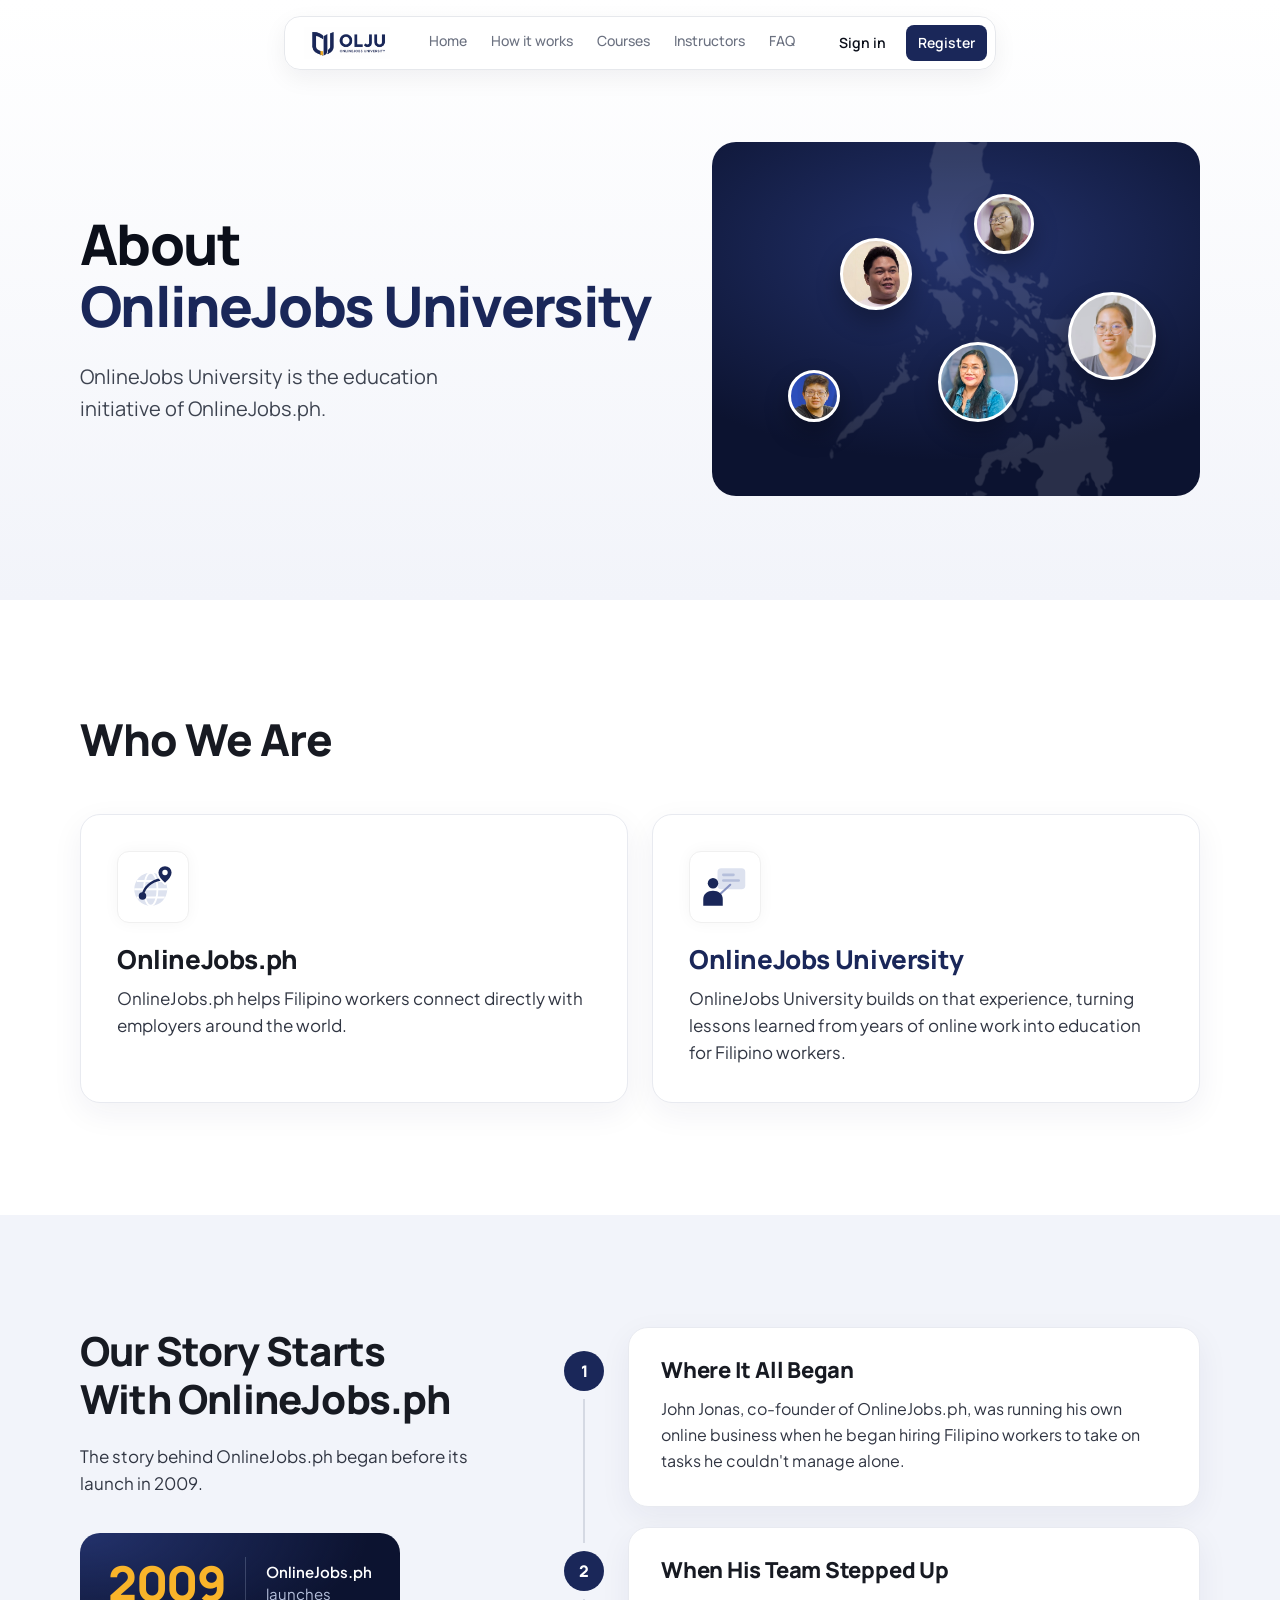
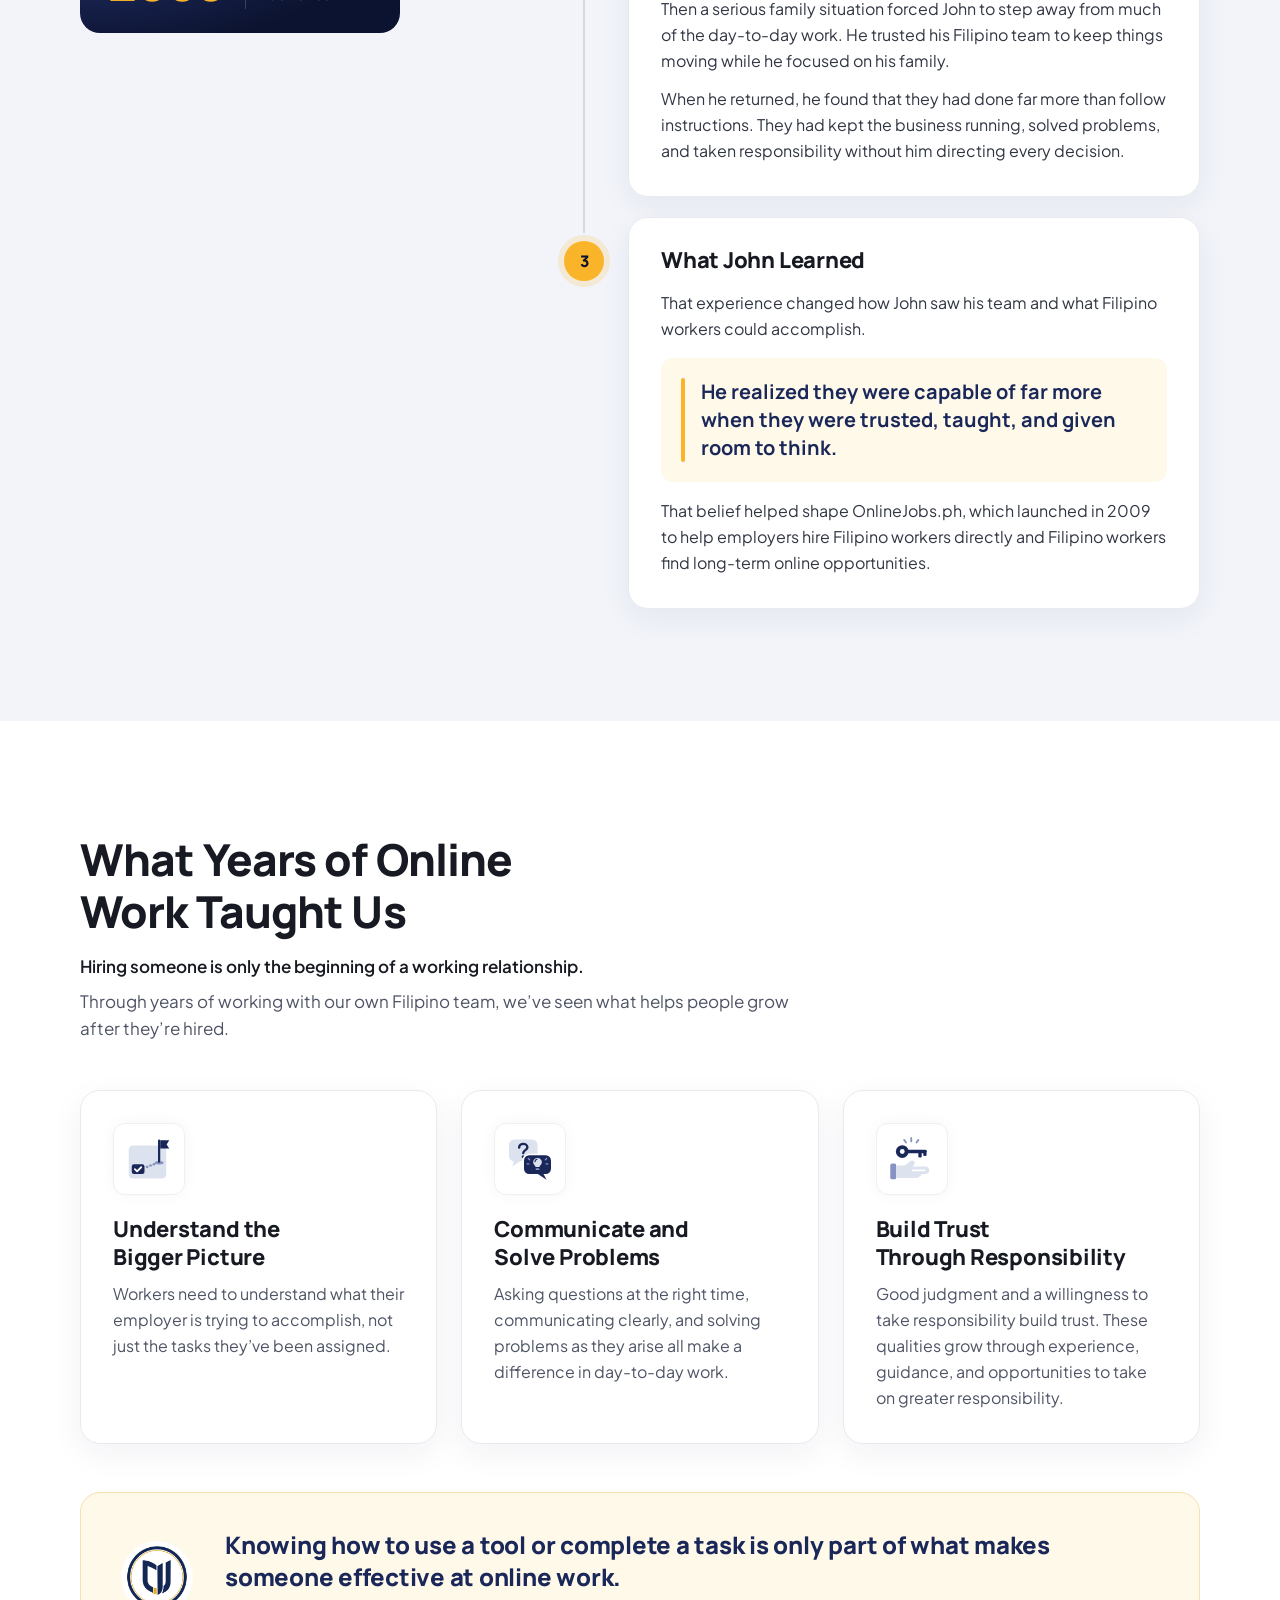
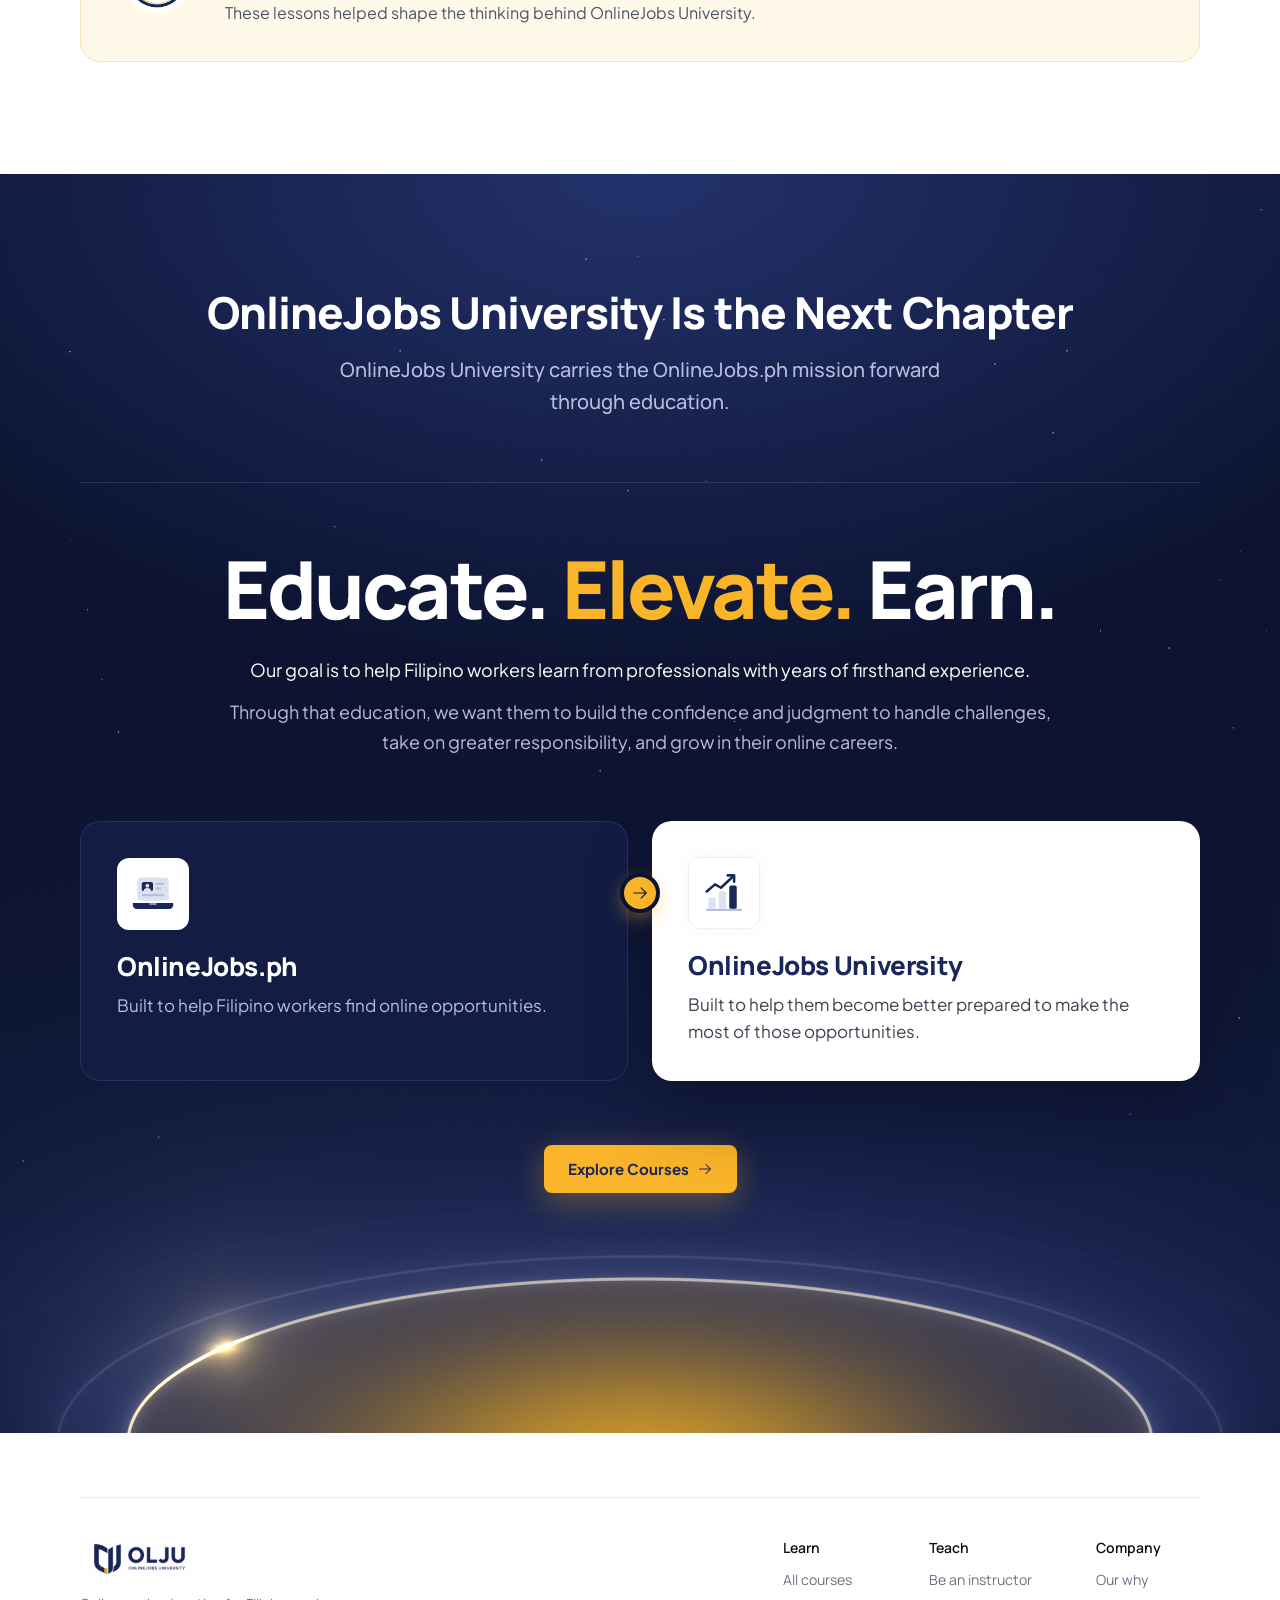
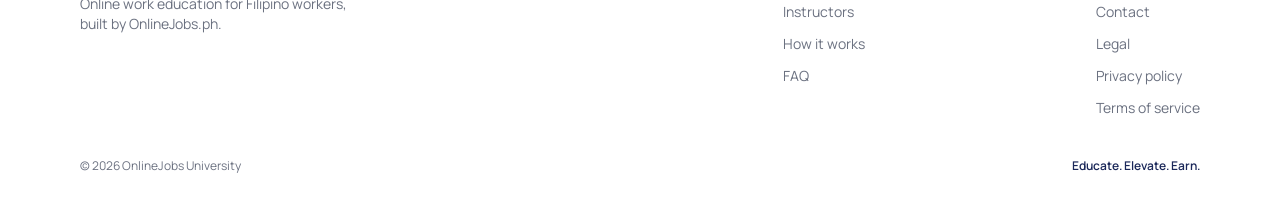
<file: about.html>
<!doctype html>
<html lang="en">
<head>
  <meta charset="utf-8">
  <meta name="viewport" content="width=device-width, initial-scale=1">
  <title>About OnlineJobs University</title>
  <meta name="description" content="OnlineJobs University is the education initiative of OnlineJobs.ph. Educate. Elevate. Earn.">
  <meta name="theme-color" content="#1A2759">
  <link rel="icon" type="image/png" href="assets/img/badge.png">
  <link rel="preconnect" href="https://fonts.googleapis.com">
  <link rel="preconnect" href="https://fonts.gstatic.com" crossorigin>
  <link href="https://fonts.googleapis.com/css2?family=Manrope:wght@400;500;600;700;800&family=Plus+Jakarta+Sans:wght@400;500;600;700&display=swap" rel="stylesheet">
  <link rel="stylesheet" href="css/styles.css">
  <link rel="stylesheet" href="css/about.css">
  <link rel="stylesheet" href="css/auth.css">
  <script>document.documentElement.classList.add('js')</script>
</head>
<body>
  <!-- Icons: Phosphor (@phosphor-icons/core 2.1.1) for UI glyphs, OLJU icon set v1 for illustrations -->
  <svg width="0" height="0" style="position:absolute" aria-hidden="true">
    <symbol id="i-arrow-right" viewBox="0 0 256 256"><path fill="currentColor" d="M221.66,133.66l-72,72a8,8,0,0,1-11.32-11.32L196.69,136H40a8,8,0,0,1,0-16H196.69L138.34,61.66a8,8,0,0,1,11.32-11.32l72,72A8,8,0,0,1,221.66,133.66Z"/></symbol>
    <symbol id="i-list" viewBox="0 0 256 256"><path fill="currentColor" d="M224,128a8,8,0,0,1-8,8H40a8,8,0,0,1,0-16H216A8,8,0,0,1,224,128ZM40,72H216a8,8,0,0,0,0-16H40a8,8,0,0,0,0,16ZM216,184H40a8,8,0,0,0,0,16H216a8,8,0,0,0,0-16Z"/></symbol>
    <symbol id="i-x" viewBox="0 0 256 256"><path fill="currentColor" d="M205.66,194.34a8,8,0,0,1-11.32,11.32L128,139.31,61.66,205.66a8,8,0,0,1-11.32-11.32L116.69,128,50.34,61.66A8,8,0,0,1,61.66,50.34L128,116.69l66.34-66.35a8,8,0,0,1,11.32,11.32L139.31,128Z"/></symbol>

    <symbol id="ic-global" viewBox="0 0 64 64">
      <circle cx="29" cy="35" r="22" fill="#DDE2EF"/>
      <ellipse cx="29" cy="35" rx="9" ry="22" fill="none" stroke="#FFFFFF" stroke-width="2.4"/>
      <path d="M7 35H51M10.5 24H47.5M10.5 46H47.5" fill="none" stroke="#FFFFFF" stroke-width="2.4"/>
      <path d="M18 44C20 32 30 24 42 22" fill="none" stroke="#1A2759" stroke-width="3.2" stroke-linecap="round"/>
      <circle cx="18" cy="44" r="5" fill="#1A2759"/>
      <path d="M48 3C42.5 3 38 7.3 38 12.8C38 19.8 48 28 48 28C48 28 58 19.8 58 12.8C58 7.3 53.5 3 48 3Z" fill="#1A2759" stroke="#FFFFFF" stroke-width="2.5" stroke-linejoin="round"/>
      <circle cx="48" cy="12.6" r="3.6" fill="#FFFFFF"/>
    </symbol>
    <symbol id="ic-instructors" viewBox="0 0 64 64">
      <rect x="22" y="7" width="37" height="28" rx="5" fill="#DDE2EF"/>
      <rect x="28" y="14" width="17" height="3.5" rx="1.75" fill="#B5BFDB"/>
      <rect x="28" y="21.5" width="24" height="3.5" rx="1.75" fill="#B5BFDB"/>
      <path d="M26 41L39 29" fill="none" stroke="#8793C2" stroke-width="2.8" stroke-linecap="round"/>
      <circle cx="16" cy="27" r="7" fill="#1A2759"/>
      <path d="M3 57V48C3 41.4 8.8 37 16 37C23.2 37 29 41.4 29 48V57Z" fill="#1A2759"/>
    </symbol>
    <symbol id="ic-remote" viewBox="0 0 64 64">
      <rect x="11" y="10" width="42" height="31" rx="5" fill="#DDE2EF"/>
      <rect x="17" y="16" width="15" height="12" rx="2.5" fill="#1A2759"/>
      <circle cx="24.5" cy="21" r="2.6" fill="#DDE2EF"/>
      <path d="M19.5 28C19.5 25.5 21.8 24 24.5 24C27.2 24 29.5 25.5 29.5 28Z" fill="#DDE2EF"/>
      <rect x="35" y="17" width="12" height="3" rx="1.5" fill="#B5BFDB"/>
      <rect x="35" y="23" width="8" height="3" rx="1.5" fill="#B5BFDB"/>
      <rect x="17" y="32" width="30" height="3" rx="1.5" fill="#B5BFDB"/>
      <path d="M5 44H59V46.5C59 49.5 56.5 52 53.5 52H10.5C7.5 52 5 49.5 5 46.5Z" fill="#1A2759"/>
      <rect x="27" y="44" width="10" height="2.6" rx="1.3" fill="#8793C2"/>
    </symbol>
    <symbol id="ic-growth" viewBox="0 0 64 64">
      <rect x="8" y="53" width="48" height="3" rx="1.5" fill="#B5BFDB"/>
      <rect x="11" y="38" width="10" height="15" rx="2.5" fill="#DDE2EF"/>
      <rect x="25" y="30" width="10" height="23" rx="2.5" fill="#DDE2EF"/>
      <rect x="39" y="22" width="10" height="31" rx="2.5" fill="#1A2759"/>
      <path d="M9 30L20 20.5L28 25L45 9" fill="none" stroke="#1A2759" stroke-width="3.4" stroke-linecap="round" stroke-linejoin="round"/>
      <path d="M37 8.5H45.5V17" fill="none" stroke="#1A2759" stroke-width="3.4" stroke-linecap="round" stroke-linejoin="round"/>
    </symbol>
    <symbol id="ic-bigger-picture" viewBox="0 0 64 64">
      <rect x="5" y="14" width="50" height="44" rx="6" fill="#DDE2EF"/>
      <circle cx="29.5" cy="42.5" r="1.8" fill="#8793C2"/>
      <circle cx="34" cy="40.8" r="1.8" fill="#8793C2"/>
      <circle cx="38.5" cy="39.1" r="1.8" fill="#8793C2"/>
      <ellipse cx="45.5" cy="37" rx="6" ry="2.2" fill="#8793C2"/>
      <rect x="44" y="6" width="3" height="31" rx="1.5" fill="#1A2759"/>
      <path d="M47 7H59L55.5 12.5L59 18H47Z" fill="#1A2759"/>
      <rect x="9" y="39" width="17" height="13" rx="3" fill="#1A2759"/>
      <path d="M13.2 45.6L16.1 48.4L21.6 43" fill="none" stroke="#FFFFFF" stroke-width="2.4" stroke-linecap="round" stroke-linejoin="round"/>
    </symbol>
    <symbol id="ic-communicate" viewBox="0 0 64 64">
      <path d="M11 32L8.5 42L20 34Z" fill="#DDE2EF"/>
      <rect x="4" y="6" width="38" height="29" rx="7" fill="#DDE2EF"/>
      <path d="M17.5 16.8C17.5 13.8 20 11.8 23 11.8C26 11.8 28.5 13.7 28.5 16.5C28.5 19.9 23 20.5 23 24.1" fill="none" stroke="#1A2759" stroke-width="3.2" stroke-linecap="round" stroke-linejoin="round"/>
      <circle cx="23" cy="29" r="2.1" fill="#1A2759"/>
      <rect x="22" y="25" width="40" height="29" rx="8.5" fill="#FFFFFF"/>
      <path d="M49 50L54 59.5L41 51Z" fill="#1A2759"/>
      <rect x="24" y="27" width="36" height="25" rx="7" fill="#1A2759"/>
      <path d="M42 30.5C38.7 30.5 36.2 33 36.2 36.1C36.2 38.1 37.2 39.5 38.4 40.6C38.9 41.1 39.2 41.7 39.2 42.3V42.7H44.8V42.3C44.8 41.7 45.1 41.1 45.6 40.6C46.8 39.5 47.8 38.1 47.8 36.1C47.8 33 45.3 30.5 42 30.5Z" fill="#DDE2EF"/>
      <path d="M38.6 35.6C38.6 34 39.7 32.8 41.2 32.6" fill="none" stroke="#1A2759" stroke-width="1.6" stroke-linecap="round"/>
      <rect x="39.4" y="44.2" width="5.2" height="2.6" rx="1.3" fill="#8793C2"/>
      <path d="M31.5 33L29.8 31.3M52.5 33L54.2 31.3M30.5 38.5H28.2M53.5 38.5H55.8" fill="none" stroke="#8793C2" stroke-width="1.8" stroke-linecap="round"/>
    </symbol>
    <symbol id="ic-trust" viewBox="0 0 64 64">
      <path d="M24 10L21.5 6.5M31 8.5V4M38 10L40.5 6.5" fill="none" stroke="#8793C2" stroke-width="2.4" stroke-linecap="round"/>
      <circle cx="19" cy="22" r="8.5" fill="#1A2759"/>
      <circle cx="19" cy="22" r="3.2" fill="#FFFFFF"/>
      <rect x="25" y="19.6" width="27" height="4.8" rx="2.4" fill="#1A2759"/>
      <rect x="40.5" y="23" width="4.4" height="7" rx="1.6" fill="#1A2759"/>
      <rect x="47" y="23" width="4.4" height="5" rx="1.6" fill="#1A2759"/>
      <rect x="3" y="38" width="8" height="21" rx="2.5" fill="#8793C2"/>
      <path d="M11 40.5H21C23.2 40.5 24.6 39.2 26.4 37.6L29.6 34.8C31.2 33.4 33.6 33.6 34.9 35.2C36.1 36.7 35.9 38.9 34.5 40.2L32.4 42.1H50C52.8 42.1 55 44.3 55 47.1C55 49.9 52.8 52.1 50 52.1H45.2C43.6 55.2 40.4 57.4 36.6 57.4H11Z" fill="#DDE2EF"/>
      <path d="M33 47.1H49" fill="none" stroke="#FFFFFF" stroke-width="2.2" stroke-linecap="round"/>
    </symbol>
  </svg>

  <a class="skip-link" href="#main">Skip to content</a>

  <!-- ───────────── Nav ───────────── -->
  <header class="nav" data-nav>
    <nav class="nav__bar" aria-label="Primary">
      <a class="nav__logo" href="index.html" aria-label="OnlineJobs University home">
        <img src="assets/img/logo.png" alt="" width="96" height="32">
      </a>
      <ul class="nav__links">
        <li><a href="index.html">Home</a></li>
        <li><a href="index.html#how-it-works">How it works</a></li>
        <li><a href="courses.html">Courses</a></li>
        <li><a href="index.html#instructors">Instructors</a></li>
        <li><a href="faq.html">FAQ</a></li>
      </ul>
      <div class="nav__actions">
        <a class="nav__signin" href="#login" data-login-open>Sign in</a>
        <a class="btn btn--primary btn--sm" href="#">Register</a>
        <button class="nav__toggle" type="button" aria-expanded="false" aria-controls="nav-sheet" aria-label="Open menu" data-nav-toggle>
          <svg class="icon" aria-hidden="true"><use href="#i-list"/></svg>
        </button>
      </div>
    </nav>
    <div class="nav__sheet" id="nav-sheet" data-nav-sheet hidden>
      <a href="index.html">Home</a>
      <a href="index.html#how-it-works">How it works</a>
      <a href="courses.html">Courses</a>
      <a href="index.html#instructors">Instructors</a>
      <a href="faq.html">FAQ</a>
      <a href="#login" data-login-open>Sign in</a>
    </div>
  </header>

  <main id="main">
    <!-- ───────────── Hero ───────────── -->
    <section class="about-hero" aria-labelledby="about-title">
      <div class="container about-hero__grid">
        <div class="about-hero__copy">
          <h1 class="about-hero__title reveal" id="about-title">About <span class="nowrap">OnlineJobs University</span></h1>
          <p class="about-hero__sub reveal">OnlineJobs University is the education initiative of OnlineJobs.ph.</p>
        </div>
        <div class="about-hero__visual reveal" aria-hidden="true">
          <div class="about-hero__land"></div>
          <span class="about-hero__pin" style="--x:26.23%;--y:27.12%;--s:14.75%;--bs:227.27% 127.84%;--bp:4.69% 11.66%;--d:200ms;background-image:url(assets/img/map-1.jpg)"></span>
          <span class="about-hero__pin" style="--x:53.69%;--y:14.69%;--s:12.30%;--bs:177.78% 100%;--bp:76.57% 0%;--d:280ms;background-image:url(assets/img/map-2.jpg)"></span>
          <span class="about-hero__pin" style="--x:72.95%;--y:42.37%;--s:18.03%;--bs:304.66% 171.37%;--bp:85.3% 15.18%;--d:360ms;background-image:url(assets/img/map-3.jpg)"></span>
          <span class="about-hero__pin" style="--x:46.31%;--y:56.50%;--s:16.39%;--bs:258.06% 145.16%;--bp:98.82% 1.46%;--d:440ms;background-image:url(assets/img/map-6.jpg)"></span>
          <span class="about-hero__pin" style="--x:15.57%;--y:64.41%;--s:10.66%;--bs:348.38% 196.09%;--bp:88.48% 5.32%;--d:520ms;background-image:url(assets/img/map-5.jpg)"></span>
        </div>
      </div>
    </section>

    <!-- ───────────── Who we are ───────────── -->
    <section class="who" aria-labelledby="who-title">
      <div class="container">
        <h2 class="about-h2" id="who-title">Who We Are</h2>
        <div class="who__cards">
          <article class="a-card" data-reveal>
            <span class="icon-tile"><svg viewBox="0 0 64 64" aria-hidden="true"><use href="#ic-global"/></svg></span>
            <div class="a-card__text">
              <h3 class="a-card__title">OnlineJobs.ph</h3>
              <p class="a-card__body">OnlineJobs.ph helps Filipino workers connect directly with employers around the world.</p>
            </div>
          </article>
          <article class="a-card" data-reveal>
            <span class="icon-tile"><svg viewBox="0 0 64 64" aria-hidden="true"><use href="#ic-instructors"/></svg></span>
            <div class="a-card__text">
              <h3 class="a-card__title a-card__title--navy">OnlineJobs University</h3>
              <p class="a-card__body">OnlineJobs University builds on that experience, turning lessons learned from years of online work into education for Filipino workers.</p>
            </div>
          </article>
        </div>
      </div>
    </section>

    <!-- ───────────── Our story ───────────── -->
    <section class="story" aria-labelledby="story-title">
      <div class="container story__grid">
        <div class="story__intro">
          <h2 class="story__title" id="story-title">Our Story Starts <span class="nowrap">With OnlineJobs.ph</span></h2>
          <p class="story__lede">The story behind OnlineJobs.ph began before its launch in 2009.</p>
          <p class="story__year"><strong>2009</strong><span>OnlineJobs.ph <small>launches</small></span></p>
        </div>

        <ol class="timeline">
          <li class="timeline__stage" data-reveal>
            <span class="timeline__dot" aria-hidden="true">1</span>
            <article class="timeline__card">
              <h3 class="timeline__title">Where It All Began</h3>
              <p>John Jonas, co-founder of OnlineJobs.ph, was running his own online business when he began hiring Filipino workers to take on tasks he couldn't manage alone.</p>
            </article>
          </li>
          <li class="timeline__stage" data-reveal>
            <span class="timeline__dot" aria-hidden="true">2</span>
            <article class="timeline__card">
              <h3 class="timeline__title">When His Team Stepped Up</h3>
              <p>Then a serious family situation forced John to step away from much of the day-to-day work. He trusted his Filipino team to keep things moving while he focused on his family.</p>
              <p>When he returned, he found that they had done far more than follow instructions. They had kept the business running, solved problems, and taken responsibility without him directing every decision.</p>
            </article>
          </li>
          <li class="timeline__stage timeline__stage--key" data-reveal>
            <span class="timeline__dot" aria-hidden="true">3</span>
            <article class="timeline__card">
              <h3 class="timeline__title">What John Learned</h3>
              <p>That experience changed how John saw his team and what Filipino workers could accomplish.</p>
              <blockquote class="timeline__quote"><p>He realized they were capable of far more when they were trusted, taught, and given room to think.</p></blockquote>
              <p>That belief helped shape OnlineJobs.ph, which launched in 2009 to help employers hire Filipino workers directly and Filipino workers find long-term online opportunities.</p>
            </article>
          </li>
        </ol>
      </div>
    </section>

    <!-- ───────────── Lessons ───────────── -->
    <section class="lessons" aria-labelledby="lessons-title">
      <div class="container">
        <header class="lessons__head">
          <h2 class="about-h2" id="lessons-title">What Years of Online Work Taught Us</h2>
          <p class="lessons__lead">Hiring someone is only the beginning of a working relationship.</p>
          <p class="lessons__lede">Through years of working with our own Filipino team, we’ve seen what helps people grow after they’re hired.</p>
        </header>

        <div class="lessons__cards">
          <article class="a-card a-card--lesson" data-reveal>
            <span class="icon-tile"><svg viewBox="0 0 64 64" aria-hidden="true"><use href="#ic-bigger-picture"/></svg></span>
            <div class="a-card__text">
              <h3 class="a-card__title a-card__title--sm">Understand the Bigger Picture</h3>
              <p class="a-card__body a-card__body--sm">Workers need to understand what their employer is trying to accomplish, not just the tasks they’ve been assigned.</p>
            </div>
          </article>
          <article class="a-card a-card--lesson" data-reveal>
            <span class="icon-tile"><svg viewBox="0 0 64 64" aria-hidden="true"><use href="#ic-communicate"/></svg></span>
            <div class="a-card__text">
              <h3 class="a-card__title a-card__title--sm">Communicate and Solve Problems</h3>
              <p class="a-card__body a-card__body--sm">Asking questions at the right time, communicating clearly, and solving problems as they arise all make a difference in day-to-day work.</p>
            </div>
          </article>
          <article class="a-card a-card--lesson" data-reveal>
            <span class="icon-tile"><svg viewBox="0 0 64 64" aria-hidden="true"><use href="#ic-trust"/></svg></span>
            <div class="a-card__text">
              <h3 class="a-card__title a-card__title--sm">Build Trust Through Responsibility</h3>
              <p class="a-card__body a-card__body--sm">Good judgment and a willingness to take responsibility build trust. These qualities grow through experience, guidance, and opportunities to take on greater responsibility.</p>
            </div>
          </article>
        </div>

        <aside class="takeaway" data-reveal>
          <img src="assets/img/badge.png" alt="" width="72" height="72" loading="lazy">
          <div>
            <p class="takeaway__main">Knowing how to use a tool or complete a task is only part of what makes someone effective at online work.</p>
            <p class="takeaway__sub">These lessons helped shape the thinking behind OnlineJobs University.</p>
          </div>
        </aside>
      </div>
    </section>

    <!-- ───────────── Next chapter ───────────── -->
    <section class="chapter" aria-labelledby="chapter-title" data-horizon>
      <canvas class="chapter__canvas" data-horizon-canvas aria-hidden="true"></canvas>
      <div class="chapter__horizon" aria-hidden="true"></div>
      <div class="container chapter__inner">
        <header class="chapter__head">
          <h2 class="chapter__title" id="chapter-title">OnlineJobs University Is the Next Chapter</h2>
          <p class="chapter__sub">OnlineJobs University carries the OnlineJobs.ph mission forward through education.</p>
        </header>

        <hr class="chapter__rule">

        <div class="chapter__mission">
          <p class="chapter__motto">Educate. <span>Elevate.</span> Earn.</p>
          <p class="chapter__goal">Our goal is to help Filipino workers learn from professionals with years of firsthand experience.</p>
          <p class="chapter__goal chapter__goal--muted">Through that education, we want them to build the confidence and judgment to handle challenges, take on greater responsibility, and grow in their online careers.</p>
        </div>

        <div class="pair">
          <article class="pair__card pair__card--dark" data-reveal>
            <span class="icon-tile icon-tile--flat"><svg viewBox="0 0 64 64" aria-hidden="true"><use href="#ic-remote"/></svg></span>
            <div class="a-card__text">
              <h3 class="a-card__title">OnlineJobs.ph</h3>
              <p class="a-card__body">Built to help Filipino workers find online opportunities.</p>
            </div>
          </article>
          <span class="pair__link" aria-hidden="true"><svg class="icon"><use href="#i-arrow-right"/></svg></span>
          <article class="pair__card pair__card--light" data-reveal>
            <span class="icon-tile"><svg viewBox="0 0 64 64" aria-hidden="true"><use href="#ic-growth"/></svg></span>
            <div class="a-card__text">
              <h3 class="a-card__title a-card__title--navy">OnlineJobs University</h3>
              <p class="a-card__body">Built to help them become better prepared to make the most of those opportunities.</p>
            </div>
          </article>
        </div>

        <a class="btn btn--gold btn--lg btn--lift" href="courses.html">
          Explore Courses
          <svg class="icon icon--16 btn__arrow" aria-hidden="true"><use href="#i-arrow-right"/></svg>
        </a>
      </div>
    </section>
  </main>

  <!-- ───────────── Footer ───────────── -->
  <footer class="footer">
    <div class="container">
      <div class="footer__top">
        <div class="footer__brand">
          <img src="assets/img/logo.png" alt="OnlineJobs University" width="120" height="40" loading="lazy">
          <p>Online work education for Filipino workers,<br>built by OnlineJobs.ph.</p>
        </div>
        <nav class="footer__cols" aria-label="Footer">
          <div>
            <p class="footer__head">Learn</p>
            <a href="courses.html">All courses</a>
            <a href="index.html#instructors">Instructors</a>
            <a href="index.html#how-it-works">How it works</a>
            <a href="faq.html">FAQ</a>
          </div>
          <div>
            <p class="footer__head">Teach</p>
            <a href="#">Be an instructor</a>
          </div>
          <div>
            <p class="footer__head">Company</p>
            <a href="about.html" aria-current="page">Our why</a>
            <a href="#">Contact</a>
            <a href="#">Legal</a>
            <a href="#">Privacy policy</a>
            <a href="#">Terms of service</a>
          </div>
        </nav>
      </div>
      <div class="footer__bottom">
        <p>© 2026 OnlineJobs University</p>
        <p class="footer__motto">Educate. Elevate. Earn.</p>
      </div>
    </div>
  </footer>

  <script src="js/site.js" defer></script>
  <script src="js/horizon.js" defer></script>
  <script src="js/auth.js" defer></script>
</body>
</html>
</file>
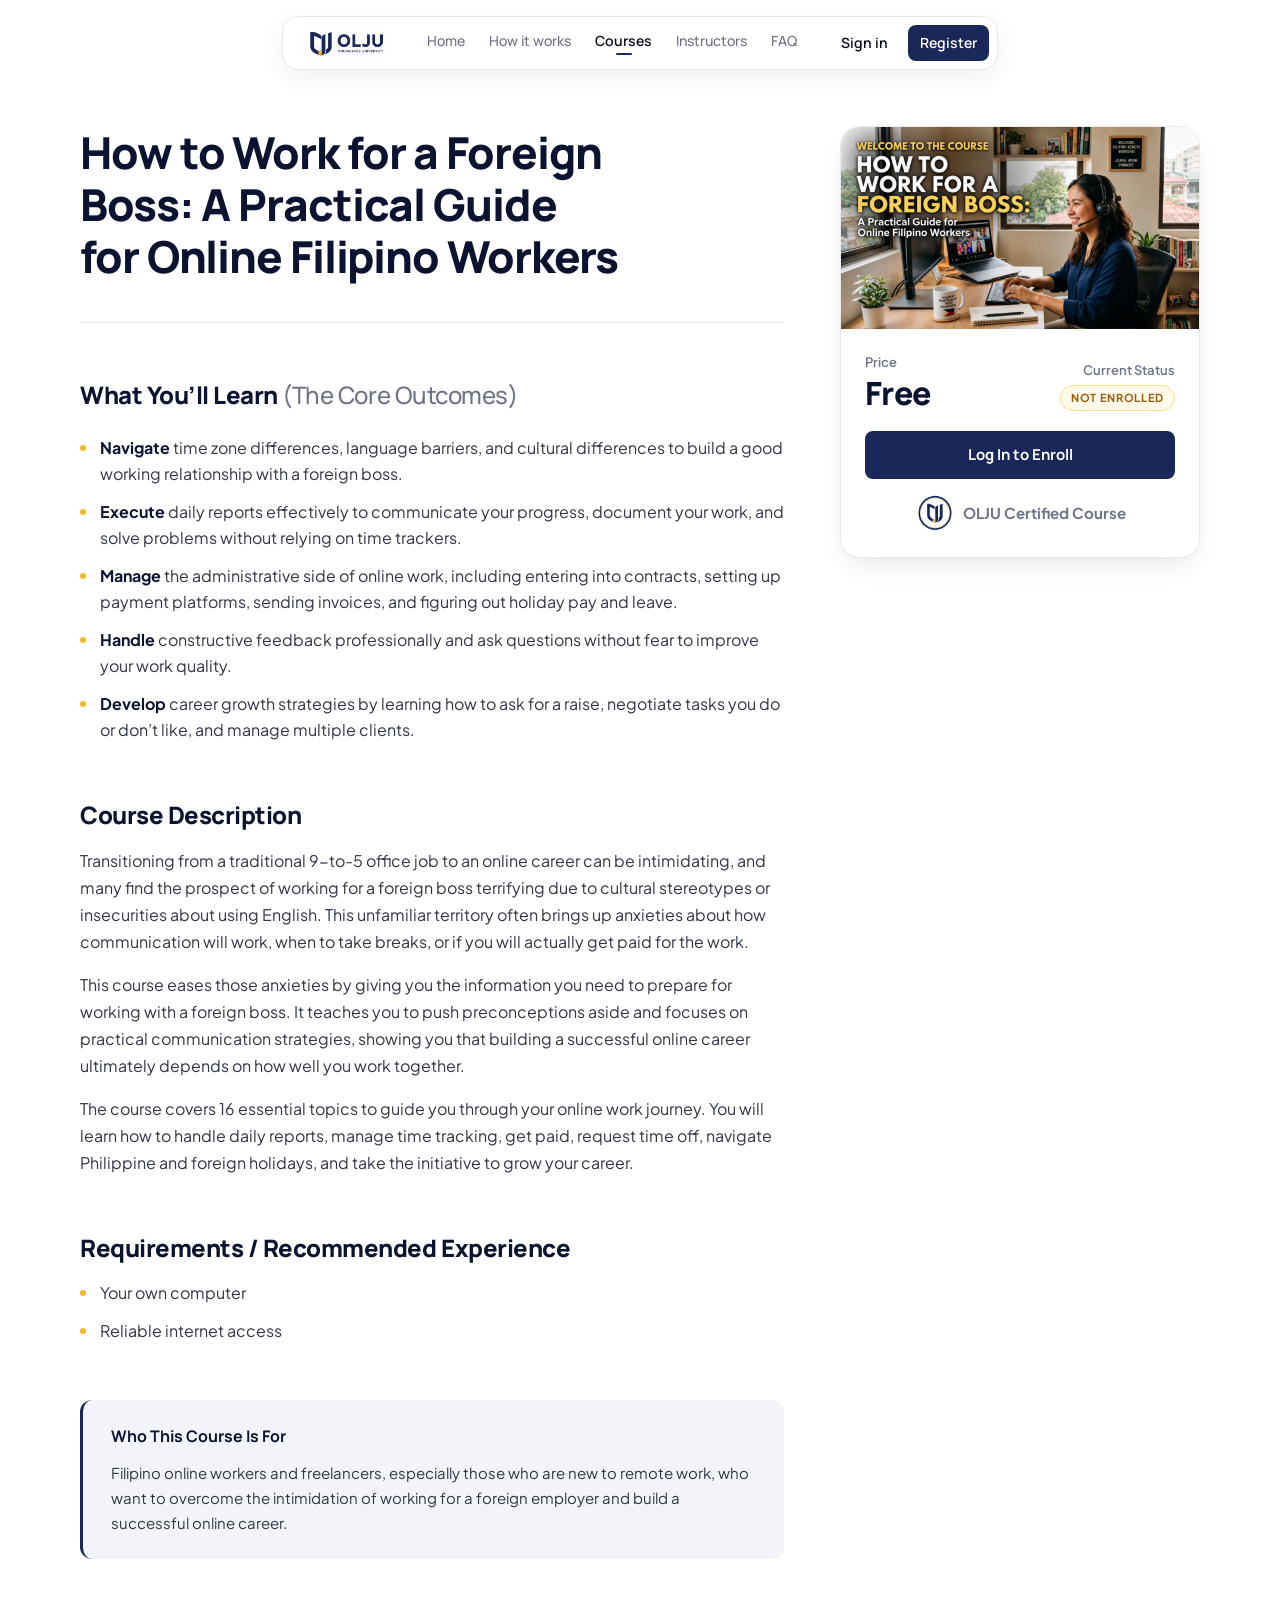
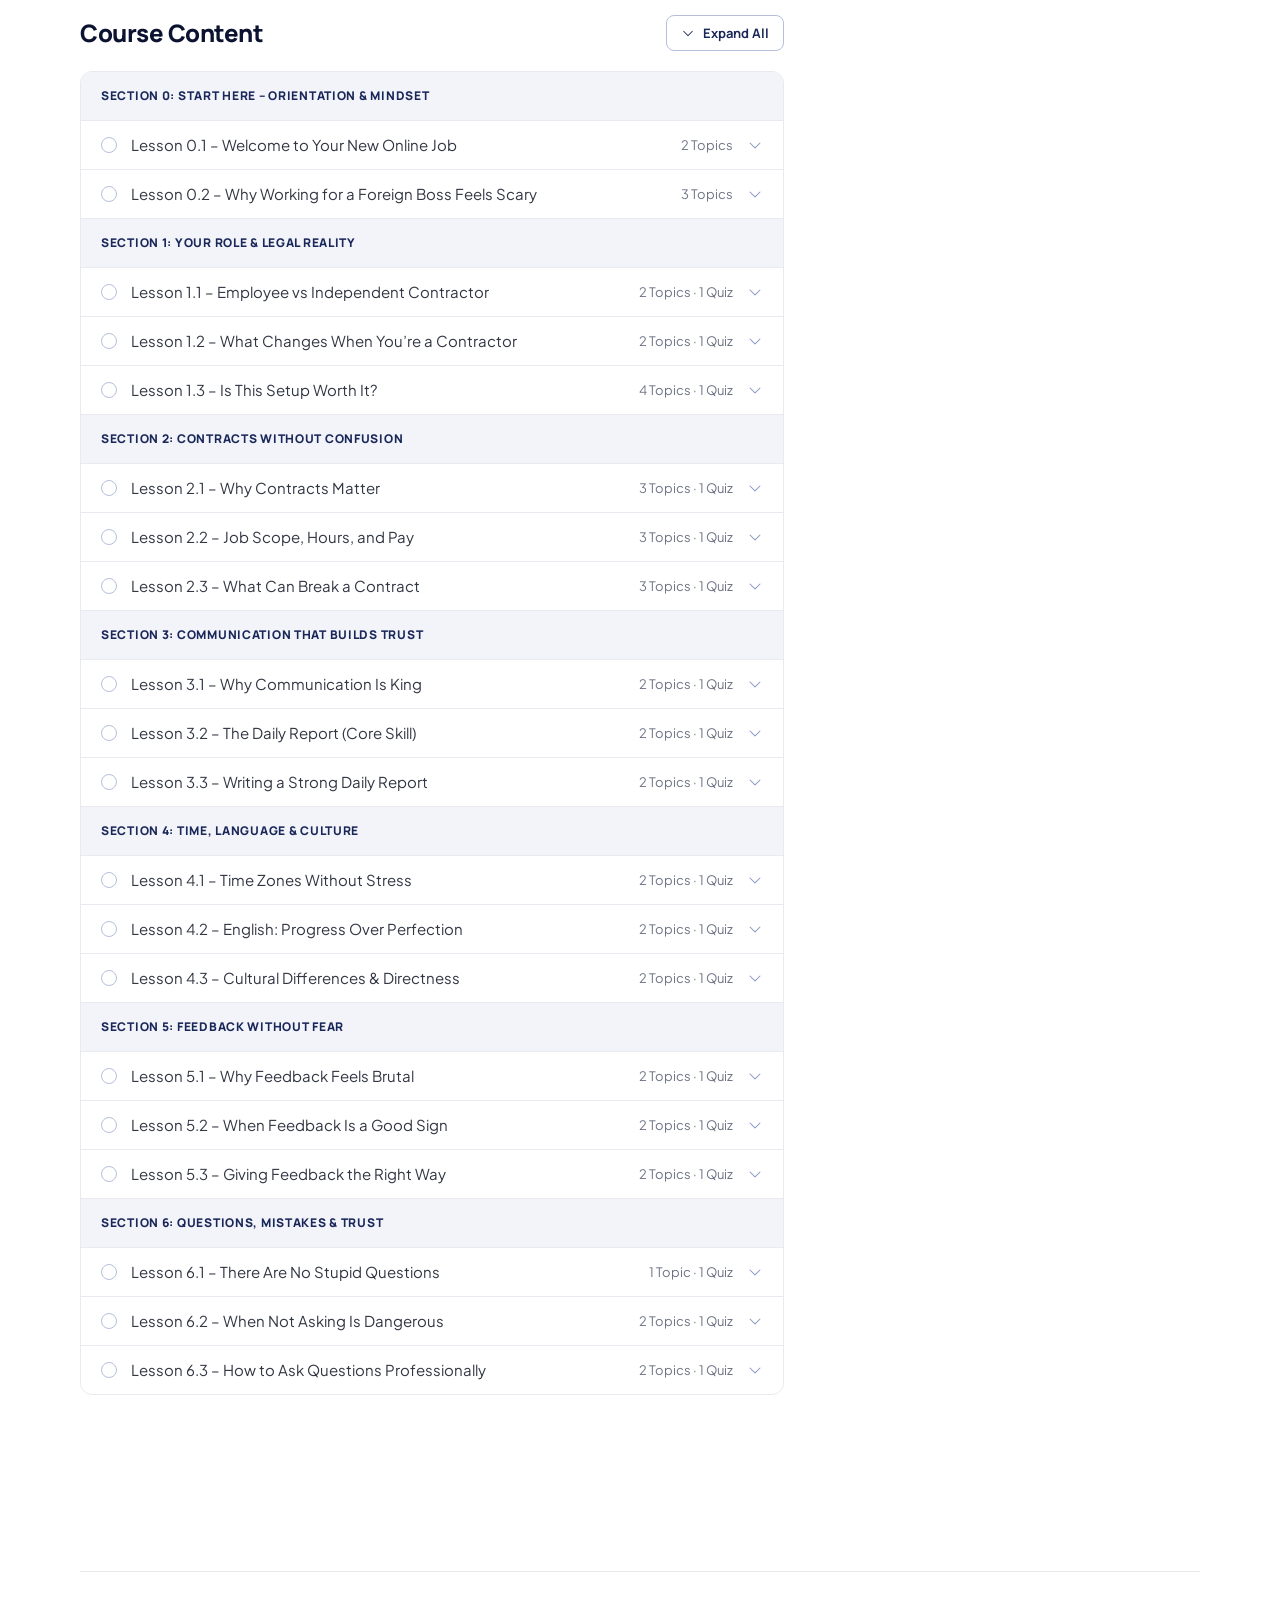
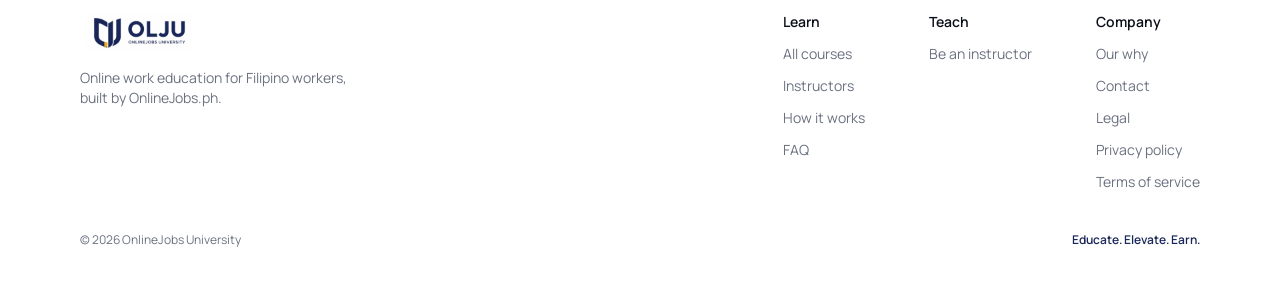
<file: course.html>
<!doctype html>
<html lang="en">
<head>
  <meta charset="utf-8">
  <meta name="viewport" content="width=device-width, initial-scale=1">
  <title>How to Work for a Foreign Boss · OnlineJobs University</title>
  <meta name="description" content="A practical guide for Filipino online workers: communicate clearly, handle contracts and pay, take feedback, and grow your career with a foreign boss.">
  <meta name="theme-color" content="#1A2759">
  <link rel="icon" type="image/png" href="assets/img/badge.png">
  <link rel="preconnect" href="https://fonts.googleapis.com">
  <link rel="preconnect" href="https://fonts.gstatic.com" crossorigin>
  <link href="https://fonts.googleapis.com/css2?family=Manrope:wght@400;500;600;700;800&family=Plus+Jakarta+Sans:wght@400;500;600;700&display=swap" rel="stylesheet">
  <link rel="stylesheet" href="css/styles.css">
  <link rel="stylesheet" href="css/courses.css">
  <link rel="stylesheet" href="css/auth.css">
  <script>document.documentElement.classList.add('js')</script>
</head>
<body>
  <!-- Phosphor icon sprite (@phosphor-icons/core 2.1.1) -->
  <svg width="0" height="0" style="position:absolute" aria-hidden="true">
    <symbol id="i-list" viewBox="0 0 256 256"><path fill="currentColor" d="M224,128a8,8,0,0,1-8,8H40a8,8,0,0,1,0-16H216A8,8,0,0,1,224,128ZM40,72H216a8,8,0,0,0,0-16H40a8,8,0,0,0,0,16ZM216,184H40a8,8,0,0,0,0,16H216a8,8,0,0,0,0-16Z"/></symbol>
    <symbol id="i-x" viewBox="0 0 256 256"><path fill="currentColor" d="M205.66,194.34a8,8,0,0,1-11.32,11.32L128,139.31,61.66,205.66a8,8,0,0,1-11.32-11.32L116.69,128,50.34,61.66A8,8,0,0,1,61.66,50.34L128,116.69l66.34-66.35a8,8,0,0,1,11.32,11.32L139.31,128Z"/></symbol>
    <symbol id="i-caret-down" viewBox="0 0 256 256"><path fill="currentColor" d="M213.66 101.66l-80 80a8 8 0 0 1-11.32 0l-80-80a8 8 0 0 1 11.32-11.32L128 164.69l74.34-74.35a8 8 0 0 1 11.32 11.32Z"/></symbol>
    <symbol id="i-caret-left" viewBox="0 0 256 256"><path fill="currentColor" d="M165.66 202.34a8 8 0 0 1-11.32 11.32l-80-80a8 8 0 0 1 0-11.32l80-80a8 8 0 0 1 11.32 11.32L91.31 128Z"/></symbol>
    <symbol id="i-caret-right" viewBox="0 0 256 256"><path fill="currentColor" d="M181.66 133.66l-80 80a8 8 0 0 1-11.32-11.32L164.69 128 90.34 53.66a8 8 0 0 1 11.32-11.32l80 80a8 8 0 0 1 0 11.32Z"/></symbol>
  </svg>

  <a class="skip-link" href="#main">Skip to content</a>

  <!-- ───────────── Nav ───────────── -->
  <header class="nav" data-nav>
    <nav class="nav__bar" aria-label="Primary">
      <a class="nav__logo" href="index.html" aria-label="OnlineJobs University home">
        <img src="assets/img/logo.png" alt="" width="96" height="32">
      </a>
      <ul class="nav__links">
        <li><a href="index.html">Home</a></li>
        <li><a href="index.html#how-it-works">How it works</a></li>
        <li><a class="is-current" href="courses.html">Courses</a></li>
        <li><a href="index.html#instructors">Instructors</a></li>
        <li><a href="faq.html">FAQ</a></li>
      </ul>
      <div class="nav__actions">
        <a class="nav__signin" href="#login" data-login-open>Sign in</a>
        <a class="btn btn--primary btn--sm" href="#">Register</a>
        <button class="nav__toggle" type="button" aria-expanded="false" aria-controls="nav-sheet" aria-label="Open menu" data-nav-toggle>
          <svg class="icon" aria-hidden="true"><use href="#i-list"/></svg>
        </button>
      </div>
    </nav>
    <div class="nav__sheet" id="nav-sheet" data-nav-sheet hidden>
      <a href="index.html">Home</a>
      <a href="index.html#how-it-works">How it works</a>
      <a href="courses.html">Courses</a>
      <a href="index.html#instructors">Instructors</a>
      <a href="faq.html">FAQ</a>
      <a href="#login" data-login-open>Sign in</a>
    </div>
  </header>

  <main id="main">
    <article class="course">
      <div class="container course__grid">
        <header class="course__head">
          <h1 class="course__title reveal">How to Work for a Foreign Boss: A Practical Guide for Online Filipino Workers</h1>
        </header>

        <!-- ───────────── Enroll card (sticky on desktop) ───────────── -->
        <aside class="course__aside" aria-label="Enrollment">
          <div class="enroll">
            <div class="enroll__media"><img src="assets/img/course-foreign-boss.png" alt="" width="600" height="338"></div>
            <div class="enroll__body">
              <div class="enroll__row">
                <p class="enroll__price"><span class="enroll__label">Price</span><strong>Free</strong></p>
                <p class="enroll__status"><span class="enroll__label">Current Status</span><span class="status-pill">Not Enrolled</span></p>
              </div>
              <a class="btn btn--primary enroll__cta" href="#">Log In to Enroll</a>
              <p class="enroll__cert"><img src="assets/img/badge.png" alt="" width="40" height="40">OLJU Certified Course</p>
            </div>
          </div>
        </aside>

        <div class="course__body">
          <section class="c-section c-section--outcomes" aria-labelledby="learn-title">
            <h2 class="c-h2" id="learn-title">What You’ll Learn <span>(The Core Outcomes)</span></h2>
            <ul class="dots">
              <li><strong>Navigate</strong> time zone differences, language barriers, and cultural differences to build a good working relationship with a foreign boss.</li>
              <li><strong>Execute</strong> daily reports effectively to communicate your progress, document your work, and solve problems without relying on time trackers.</li>
              <li><strong>Manage</strong> the administrative side of online work, including entering into contracts, setting up payment platforms, sending invoices, and figuring out holiday pay and leave.</li>
              <li><strong>Handle</strong> constructive feedback professionally and ask questions without fear to improve your work quality.</li>
              <li><strong>Develop</strong> career growth strategies by learning how to ask for a raise, negotiate tasks you do or don’t like, and manage multiple clients.</li>
            </ul>
          </section>

          <section class="c-section c-prose" aria-labelledby="desc-title">
            <h2 class="c-h2" id="desc-title">Course Description</h2>
            <p>Transitioning from a traditional 9-to-5 office job to an online career can be intimidating, and many find the prospect of working for a foreign boss terrifying due to cultural stereotypes or insecurities about using English. This unfamiliar territory often brings up anxieties about how communication will work, when to take breaks, or if you will actually get paid for the work.</p>
            <p>This course eases those anxieties by giving you the information you need to prepare for working with a foreign boss. It teaches you to push preconceptions aside and focuses on practical communication strategies, showing you that building a successful online career ultimately depends on how well you work together.</p>
            <p>The course covers 16 essential topics to guide you through your online work journey. You will learn how to handle daily reports, manage time tracking, get paid, request time off, navigate Philippine and foreign holidays, and take the initiative to grow your career.</p>
          </section>

          <section class="c-section" aria-labelledby="req-title">
            <h2 class="c-h2" id="req-title">Requirements / Recommended Experience</h2>
            <ul class="dots">
              <li>Your own computer</li>
              <li>Reliable internet access</li>
            </ul>
          </section>

          <section class="c-callout" aria-labelledby="for-title">
            <h2 id="for-title">Who This Course Is For</h2>
            <p>Filipino online workers and freelancers, especially those who are new to remote work, who want to overcome the intimidation of working for a foreign employer and build a successful online career.</p>
          </section>

          <!-- ───────────── Course content ───────────── -->
          <section class="curriculum" aria-labelledby="content-title" data-curriculum>
            <div class="curriculum__bar">
              <h2 class="c-h2" id="content-title">Course Content</h2>
              <button class="expand-btn" type="button" aria-expanded="false" data-expand-all>
                <svg class="icon" aria-hidden="true"><use href="#i-caret-down"/></svg>
                <span>Expand All</span>
              </button>
            </div>

            <!-- Lessons are grouped into pages by data-page. Topic names below are placeholders:
                 replace "Topic 1", "Topic 2" and "Quiz" with the real titles. -->
            <div class="curriculum__list">
              <section class="curriculum__section" data-page="1" aria-labelledby="sec-0">
                <h3 class="curriculum__section-title" id="sec-0">Section 0: Start Here – Orientation &amp; Mindset</h3>
                <details class="lesson">
                  <summary>
                    <span class="lesson__status" aria-hidden="true"></span>
                    <span class="lesson__title">Lesson 0.1 – Welcome to Your New Online Job</span>
                    <span class="lesson__meta">2 Topics</span>
                    <svg class="icon lesson__caret" aria-hidden="true"><use href="#i-caret-down"/></svg>
                  </summary>
                  <ul class="lesson__topics">
                    <li>Topic 1</li>
                    <li>Topic 2</li>
                  </ul>
                </details>
                <details class="lesson">
                  <summary>
                    <span class="lesson__status" aria-hidden="true"></span>
                    <span class="lesson__title">Lesson 0.2 – Why Working for a Foreign Boss Feels Scary</span>
                    <span class="lesson__meta">3 Topics</span>
                    <svg class="icon lesson__caret" aria-hidden="true"><use href="#i-caret-down"/></svg>
                  </summary>
                  <ul class="lesson__topics">
                    <li>Topic 1</li>
                    <li>Topic 2</li>
                    <li>Topic 3</li>
                  </ul>
                </details>
              </section>
              <section class="curriculum__section" data-page="1" aria-labelledby="sec-1">
                <h3 class="curriculum__section-title" id="sec-1">Section 1: Your Role &amp; Legal Reality</h3>
                <details class="lesson">
                  <summary>
                    <span class="lesson__status" aria-hidden="true"></span>
                    <span class="lesson__title">Lesson 1.1 – Employee vs Independent Contractor</span>
                    <span class="lesson__meta">2 Topics · 1 Quiz</span>
                    <svg class="icon lesson__caret" aria-hidden="true"><use href="#i-caret-down"/></svg>
                  </summary>
                  <ul class="lesson__topics">
                    <li>Topic 1</li>
                    <li>Topic 2</li>
                    <li class="is-quiz">Quiz</li>
                  </ul>
                </details>
                <details class="lesson">
                  <summary>
                    <span class="lesson__status" aria-hidden="true"></span>
                    <span class="lesson__title">Lesson 1.2 – What Changes When You’re a Contractor</span>
                    <span class="lesson__meta">2 Topics · 1 Quiz</span>
                    <svg class="icon lesson__caret" aria-hidden="true"><use href="#i-caret-down"/></svg>
                  </summary>
                  <ul class="lesson__topics">
                    <li>Topic 1</li>
                    <li>Topic 2</li>
                    <li class="is-quiz">Quiz</li>
                  </ul>
                </details>
                <details class="lesson">
                  <summary>
                    <span class="lesson__status" aria-hidden="true"></span>
                    <span class="lesson__title">Lesson 1.3 – Is This Setup Worth It?</span>
                    <span class="lesson__meta">4 Topics · 1 Quiz</span>
                    <svg class="icon lesson__caret" aria-hidden="true"><use href="#i-caret-down"/></svg>
                  </summary>
                  <ul class="lesson__topics">
                    <li>Topic 1</li>
                    <li>Topic 2</li>
                    <li>Topic 3</li>
                    <li>Topic 4</li>
                    <li class="is-quiz">Quiz</li>
                  </ul>
                </details>
              </section>
              <section class="curriculum__section" data-page="1" aria-labelledby="sec-2">
                <h3 class="curriculum__section-title" id="sec-2">Section 2: Contracts Without Confusion</h3>
                <details class="lesson">
                  <summary>
                    <span class="lesson__status" aria-hidden="true"></span>
                    <span class="lesson__title">Lesson 2.1 – Why Contracts Matter</span>
                    <span class="lesson__meta">3 Topics · 1 Quiz</span>
                    <svg class="icon lesson__caret" aria-hidden="true"><use href="#i-caret-down"/></svg>
                  </summary>
                  <ul class="lesson__topics">
                    <li>Topic 1</li>
                    <li>Topic 2</li>
                    <li>Topic 3</li>
                    <li class="is-quiz">Quiz</li>
                  </ul>
                </details>
                <details class="lesson">
                  <summary>
                    <span class="lesson__status" aria-hidden="true"></span>
                    <span class="lesson__title">Lesson 2.2 – Job Scope, Hours, and Pay</span>
                    <span class="lesson__meta">3 Topics · 1 Quiz</span>
                    <svg class="icon lesson__caret" aria-hidden="true"><use href="#i-caret-down"/></svg>
                  </summary>
                  <ul class="lesson__topics">
                    <li>Topic 1</li>
                    <li>Topic 2</li>
                    <li>Topic 3</li>
                    <li class="is-quiz">Quiz</li>
                  </ul>
                </details>
                <details class="lesson">
                  <summary>
                    <span class="lesson__status" aria-hidden="true"></span>
                    <span class="lesson__title">Lesson 2.3 – What Can Break a Contract</span>
                    <span class="lesson__meta">3 Topics · 1 Quiz</span>
                    <svg class="icon lesson__caret" aria-hidden="true"><use href="#i-caret-down"/></svg>
                  </summary>
                  <ul class="lesson__topics">
                    <li>Topic 1</li>
                    <li>Topic 2</li>
                    <li>Topic 3</li>
                    <li class="is-quiz">Quiz</li>
                  </ul>
                </details>
              </section>
              <section class="curriculum__section" data-page="1" aria-labelledby="sec-3">
                <h3 class="curriculum__section-title" id="sec-3">Section 3: Communication That Builds Trust</h3>
                <details class="lesson">
                  <summary>
                    <span class="lesson__status" aria-hidden="true"></span>
                    <span class="lesson__title">Lesson 3.1 – Why Communication Is King</span>
                    <span class="lesson__meta">2 Topics · 1 Quiz</span>
                    <svg class="icon lesson__caret" aria-hidden="true"><use href="#i-caret-down"/></svg>
                  </summary>
                  <ul class="lesson__topics">
                    <li>Topic 1</li>
                    <li>Topic 2</li>
                    <li class="is-quiz">Quiz</li>
                  </ul>
                </details>
                <details class="lesson">
                  <summary>
                    <span class="lesson__status" aria-hidden="true"></span>
                    <span class="lesson__title">Lesson 3.2 – The Daily Report (Core Skill)</span>
                    <span class="lesson__meta">2 Topics · 1 Quiz</span>
                    <svg class="icon lesson__caret" aria-hidden="true"><use href="#i-caret-down"/></svg>
                  </summary>
                  <ul class="lesson__topics">
                    <li>Topic 1</li>
                    <li>Topic 2</li>
                    <li class="is-quiz">Quiz</li>
                  </ul>
                </details>
                <details class="lesson">
                  <summary>
                    <span class="lesson__status" aria-hidden="true"></span>
                    <span class="lesson__title">Lesson 3.3 – Writing a Strong Daily Report</span>
                    <span class="lesson__meta">2 Topics · 1 Quiz</span>
                    <svg class="icon lesson__caret" aria-hidden="true"><use href="#i-caret-down"/></svg>
                  </summary>
                  <ul class="lesson__topics">
                    <li>Topic 1</li>
                    <li>Topic 2</li>
                    <li class="is-quiz">Quiz</li>
                  </ul>
                </details>
              </section>
              <section class="curriculum__section" data-page="1" aria-labelledby="sec-4">
                <h3 class="curriculum__section-title" id="sec-4">Section 4: Time, Language &amp; Culture</h3>
                <details class="lesson">
                  <summary>
                    <span class="lesson__status" aria-hidden="true"></span>
                    <span class="lesson__title">Lesson 4.1 – Time Zones Without Stress</span>
                    <span class="lesson__meta">2 Topics · 1 Quiz</span>
                    <svg class="icon lesson__caret" aria-hidden="true"><use href="#i-caret-down"/></svg>
                  </summary>
                  <ul class="lesson__topics">
                    <li>Topic 1</li>
                    <li>Topic 2</li>
                    <li class="is-quiz">Quiz</li>
                  </ul>
                </details>
                <details class="lesson">
                  <summary>
                    <span class="lesson__status" aria-hidden="true"></span>
                    <span class="lesson__title">Lesson 4.2 – English: Progress Over Perfection</span>
                    <span class="lesson__meta">2 Topics · 1 Quiz</span>
                    <svg class="icon lesson__caret" aria-hidden="true"><use href="#i-caret-down"/></svg>
                  </summary>
                  <ul class="lesson__topics">
                    <li>Topic 1</li>
                    <li>Topic 2</li>
                    <li class="is-quiz">Quiz</li>
                  </ul>
                </details>
                <details class="lesson">
                  <summary>
                    <span class="lesson__status" aria-hidden="true"></span>
                    <span class="lesson__title">Lesson 4.3 – Cultural Differences &amp; Directness</span>
                    <span class="lesson__meta">2 Topics · 1 Quiz</span>
                    <svg class="icon lesson__caret" aria-hidden="true"><use href="#i-caret-down"/></svg>
                  </summary>
                  <ul class="lesson__topics">
                    <li>Topic 1</li>
                    <li>Topic 2</li>
                    <li class="is-quiz">Quiz</li>
                  </ul>
                </details>
              </section>
              <section class="curriculum__section" data-page="1" aria-labelledby="sec-5">
                <h3 class="curriculum__section-title" id="sec-5">Section 5: Feedback Without Fear</h3>
                <details class="lesson">
                  <summary>
                    <span class="lesson__status" aria-hidden="true"></span>
                    <span class="lesson__title">Lesson 5.1 – Why Feedback Feels Brutal</span>
                    <span class="lesson__meta">2 Topics · 1 Quiz</span>
                    <svg class="icon lesson__caret" aria-hidden="true"><use href="#i-caret-down"/></svg>
                  </summary>
                  <ul class="lesson__topics">
                    <li>Topic 1</li>
                    <li>Topic 2</li>
                    <li class="is-quiz">Quiz</li>
                  </ul>
                </details>
                <details class="lesson">
                  <summary>
                    <span class="lesson__status" aria-hidden="true"></span>
                    <span class="lesson__title">Lesson 5.2 – When Feedback Is a Good Sign</span>
                    <span class="lesson__meta">2 Topics · 1 Quiz</span>
                    <svg class="icon lesson__caret" aria-hidden="true"><use href="#i-caret-down"/></svg>
                  </summary>
                  <ul class="lesson__topics">
                    <li>Topic 1</li>
                    <li>Topic 2</li>
                    <li class="is-quiz">Quiz</li>
                  </ul>
                </details>
                <details class="lesson">
                  <summary>
                    <span class="lesson__status" aria-hidden="true"></span>
                    <span class="lesson__title">Lesson 5.3 – Giving Feedback the Right Way</span>
                    <span class="lesson__meta">2 Topics · 1 Quiz</span>
                    <svg class="icon lesson__caret" aria-hidden="true"><use href="#i-caret-down"/></svg>
                  </summary>
                  <ul class="lesson__topics">
                    <li>Topic 1</li>
                    <li>Topic 2</li>
                    <li class="is-quiz">Quiz</li>
                  </ul>
                </details>
              </section>
              <section class="curriculum__section" data-page="1" aria-labelledby="sec-6">
                <h3 class="curriculum__section-title" id="sec-6">Section 6: Questions, Mistakes &amp; Trust</h3>
                <details class="lesson">
                  <summary>
                    <span class="lesson__status" aria-hidden="true"></span>
                    <span class="lesson__title">Lesson 6.1 – There Are No Stupid Questions</span>
                    <span class="lesson__meta">1 Topic · 1 Quiz</span>
                    <svg class="icon lesson__caret" aria-hidden="true"><use href="#i-caret-down"/></svg>
                  </summary>
                  <ul class="lesson__topics">
                    <li>Topic 1</li>
                    <li class="is-quiz">Quiz</li>
                  </ul>
                </details>
                <details class="lesson">
                  <summary>
                    <span class="lesson__status" aria-hidden="true"></span>
                    <span class="lesson__title">Lesson 6.2 – When Not Asking Is Dangerous</span>
                    <span class="lesson__meta">2 Topics · 1 Quiz</span>
                    <svg class="icon lesson__caret" aria-hidden="true"><use href="#i-caret-down"/></svg>
                  </summary>
                  <ul class="lesson__topics">
                    <li>Topic 1</li>
                    <li>Topic 2</li>
                    <li class="is-quiz">Quiz</li>
                  </ul>
                </details>
                <details class="lesson">
                  <summary>
                    <span class="lesson__status" aria-hidden="true"></span>
                    <span class="lesson__title">Lesson 6.3 – How to Ask Questions Professionally</span>
                    <span class="lesson__meta">2 Topics · 1 Quiz</span>
                    <svg class="icon lesson__caret" aria-hidden="true"><use href="#i-caret-down"/></svg>
                  </summary>
                  <ul class="lesson__topics">
                    <li>Topic 1</li>
                    <li>Topic 2</li>
                    <li class="is-quiz">Quiz</li>
                  </ul>
                </details>
              </section>
            </div>

            <!-- Shown by courses.js only when sections span more than one data-page -->
            <nav class="pager" aria-label="Course content pages" data-pager hidden>
              <button type="button" aria-label="Previous page" data-prev><svg class="icon" aria-hidden="true"><use href="#i-caret-left"/></svg></button>
              <span class="pager__label" data-page-label>1 of 1</span>
              <button type="button" aria-label="Next page" data-next><svg class="icon" aria-hidden="true"><use href="#i-caret-right"/></svg></button>
            </nav>
          </section>
        </div>
      </div>
    </article>
  </main>

  <!-- ───────────── Footer ───────────── -->
  <footer class="footer">
    <div class="container">
      <div class="footer__top">
        <div class="footer__brand">
          <img src="assets/img/logo.png" alt="OnlineJobs University" width="120" height="40" loading="lazy">
          <p>Online work education for Filipino workers,<br>built by OnlineJobs.ph.</p>
        </div>
        <nav class="footer__cols" aria-label="Footer">
          <div>
            <p class="footer__head">Learn</p>
            <a href="courses.html">All courses</a>
            <a href="index.html#instructors">Instructors</a>
            <a href="index.html#how-it-works">How it works</a>
            <a href="faq.html">FAQ</a>
          </div>
          <div>
            <p class="footer__head">Teach</p>
            <a href="#">Be an instructor</a>
          </div>
          <div>
            <p class="footer__head">Company</p>
            <a href="about.html">Our why</a>
            <a href="#">Contact</a>
            <a href="#">Legal</a>
            <a href="#">Privacy policy</a>
            <a href="#">Terms of service</a>
          </div>
        </nav>
      </div>
      <div class="footer__bottom">
        <p>© 2026 OnlineJobs University</p>
        <p class="footer__motto">Educate. Elevate. Earn.</p>
      </div>
    </div>
  </footer>

  <script src="js/site.js" defer></script>
  <script src="js/courses.js" defer></script>
  <script src="js/auth.js" defer></script>
</body>
</html>
</file>
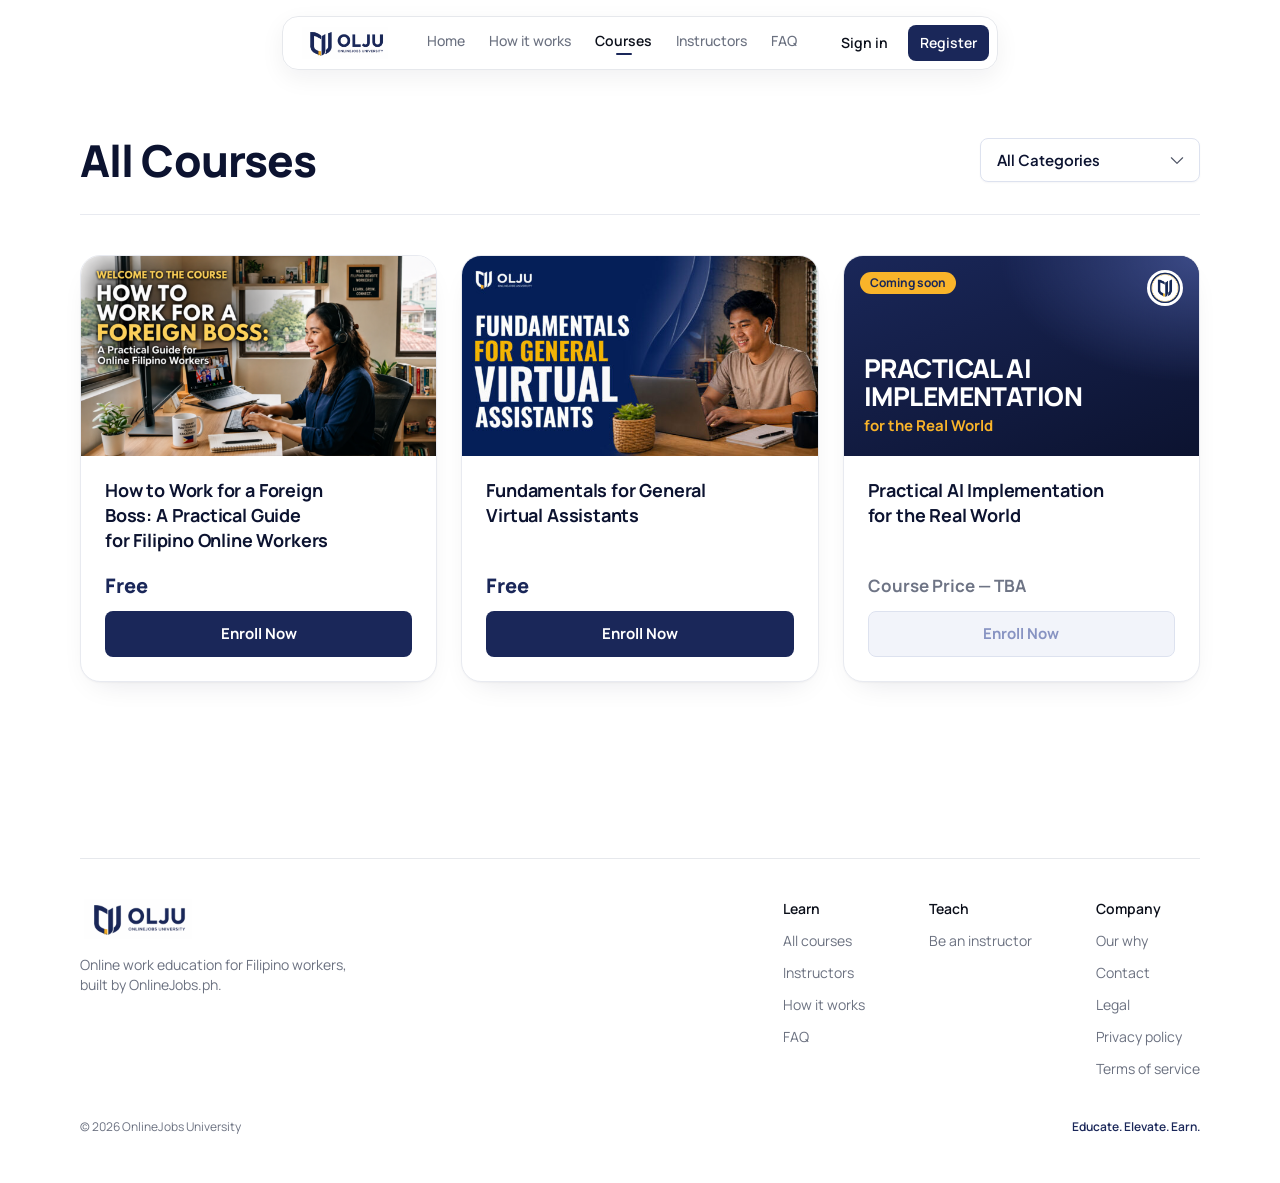
<file: courses.html>
<!doctype html>
<html lang="en">
<head>
  <meta charset="utf-8">
  <meta name="viewport" content="width=device-width, initial-scale=1">
  <title>All Courses · OnlineJobs University</title>
  <meta name="description" content="Browse OnlineJobs University courses for Filipino online workers.">
  <meta name="theme-color" content="#1A2759">
  <link rel="icon" type="image/png" href="assets/img/badge.png">
  <link rel="preconnect" href="https://fonts.googleapis.com">
  <link rel="preconnect" href="https://fonts.gstatic.com" crossorigin>
  <link href="https://fonts.googleapis.com/css2?family=Manrope:wght@400;500;600;700;800&family=Plus+Jakarta+Sans:wght@400;500;600;700&display=swap" rel="stylesheet">
  <link rel="stylesheet" href="css/styles.css">
  <link rel="stylesheet" href="css/courses.css">
  <link rel="stylesheet" href="css/auth.css">
  <script>document.documentElement.classList.add('js')</script>
</head>
<body>
  <!-- Phosphor icon sprite (@phosphor-icons/core 2.1.1) -->
  <svg width="0" height="0" style="position:absolute" aria-hidden="true">
    <symbol id="i-list" viewBox="0 0 256 256"><path fill="currentColor" d="M224,128a8,8,0,0,1-8,8H40a8,8,0,0,1,0-16H216A8,8,0,0,1,224,128ZM40,72H216a8,8,0,0,0,0-16H40a8,8,0,0,0,0,16ZM216,184H40a8,8,0,0,0,0,16H216a8,8,0,0,0,0-16Z"/></symbol>
    <symbol id="i-x" viewBox="0 0 256 256"><path fill="currentColor" d="M205.66,194.34a8,8,0,0,1-11.32,11.32L128,139.31,61.66,205.66a8,8,0,0,1-11.32-11.32L116.69,128,50.34,61.66A8,8,0,0,1,61.66,50.34L128,116.69l66.34-66.35a8,8,0,0,1,11.32,11.32L139.31,128Z"/></symbol>
    <symbol id="i-caret-down" viewBox="0 0 256 256"><path fill="currentColor" d="M213.66 101.66l-80 80a8 8 0 0 1-11.32 0l-80-80a8 8 0 0 1 11.32-11.32L128 164.69l74.34-74.35a8 8 0 0 1 11.32 11.32Z"/></symbol>
  </svg>

  <a class="skip-link" href="#main">Skip to content</a>

  <!-- ───────────── Nav ───────────── -->
  <header class="nav" data-nav>
    <nav class="nav__bar" aria-label="Primary">
      <a class="nav__logo" href="index.html" aria-label="OnlineJobs University home">
        <img src="assets/img/logo.png" alt="" width="96" height="32">
      </a>
      <ul class="nav__links">
        <li><a href="index.html">Home</a></li>
        <li><a href="index.html#how-it-works">How it works</a></li>
        <li><a class="is-current" href="courses.html" aria-current="page">Courses</a></li>
        <li><a href="index.html#instructors">Instructors</a></li>
        <li><a href="faq.html">FAQ</a></li>
      </ul>
      <div class="nav__actions">
        <a class="nav__signin" href="#login" data-login-open>Sign in</a>
        <a class="btn btn--primary btn--sm" href="#">Register</a>
        <button class="nav__toggle" type="button" aria-expanded="false" aria-controls="nav-sheet" aria-label="Open menu" data-nav-toggle>
          <svg class="icon" aria-hidden="true"><use href="#i-list"/></svg>
        </button>
      </div>
    </nav>
    <div class="nav__sheet" id="nav-sheet" data-nav-sheet hidden>
      <a href="index.html">Home</a>
      <a href="index.html#how-it-works">How it works</a>
      <a href="courses.html" aria-current="page">Courses</a>
      <a href="index.html#instructors">Instructors</a>
      <a href="faq.html">FAQ</a>
      <a href="#login" data-login-open>Sign in</a>
    </div>
  </header>

  <main id="main">
    <section class="catalog" aria-labelledby="catalog-title">
      <div class="container">
        <header class="catalog__head">
          <h1 class="page-title reveal" id="catalog-title">All Courses</h1>
          <div class="select">
            <label class="sr-only" for="course-category">Filter by category</label>
            <!-- Placeholder categories: replace with the real course categories -->
            <select id="course-category" data-course-filter>
              <option value="all">All Categories</option>
              <option value="working-online">Working Online</option>
              <option value="virtual-assistance">Virtual Assistance</option>
              <option value="ai">AI &amp; Automation</option>
            </select>
            <svg class="icon" aria-hidden="true"><use href="#i-caret-down"/></svg>
          </div>
        </header>
        <p class="sr-only" aria-live="polite" data-course-count></p>

        <ul class="catalog__grid">
          <li data-category="working-online" data-reveal>
            <article class="c-card c-card--link">
              <div class="c-card__media"><img src="assets/img/course-foreign-boss.png" alt="" width="600" height="338"></div>
              <div class="c-card__body">
                <h2 class="c-card__title"><a href="course.html">How to Work for a Foreign Boss: A Practical Guide for Filipino Online Workers</a></h2>
                <div class="c-card__foot">
                  <p class="c-card__price">Free</p>
                  <a class="btn btn--primary c-card__btn" href="course.html">Enroll Now</a>
                </div>
              </div>
            </article>
          </li>
          <li data-category="virtual-assistance" data-reveal>
            <!-- TODO: point both links at the VA course page once it exists -->
            <article class="c-card c-card--link">
              <div class="c-card__media"><img src="assets/img/course-va.png" alt="" width="600" height="339"></div>
              <div class="c-card__body">
                <h2 class="c-card__title"><a href="#">Fundamentals for General Virtual Assistants</a></h2>
                <div class="c-card__foot">
                  <p class="c-card__price">Free</p>
                  <a class="btn btn--primary c-card__btn" href="#">Enroll Now</a>
                </div>
              </div>
            </article>
          </li>
          <li data-category="ai" data-reveal>
            <article class="c-card">
              <div class="c-card__media course-cover" aria-hidden="true">
                <span class="course-cover__chip">Coming soon</span>
                <p class="course-cover__title">Practical AI<br>Implementation</p>
                <p class="course-cover__sub">for the Real World</p>
                <img class="course-cover__badge" src="assets/img/badge.png" alt="" width="36" height="36">
              </div>
              <div class="c-card__body">
                <h2 class="c-card__title">Practical AI Implementation for the Real World</h2>
                <div class="c-card__foot">
                  <p class="c-card__price c-card__price--tba">Course Price — TBA</p>
                  <button class="btn c-card__btn" type="button" disabled>Enroll Now</button>
                </div>
              </div>
            </article>
          </li>
        </ul>
      </div>
    </section>
  </main>

  <!-- ───────────── Footer ───────────── -->
  <footer class="footer">
    <div class="container">
      <div class="footer__top">
        <div class="footer__brand">
          <img src="assets/img/logo.png" alt="OnlineJobs University" width="120" height="40" loading="lazy">
          <p>Online work education for Filipino workers,<br>built by OnlineJobs.ph.</p>
        </div>
        <nav class="footer__cols" aria-label="Footer">
          <div>
            <p class="footer__head">Learn</p>
            <a href="courses.html" aria-current="page">All courses</a>
            <a href="index.html#instructors">Instructors</a>
            <a href="index.html#how-it-works">How it works</a>
            <a href="faq.html">FAQ</a>
          </div>
          <div>
            <p class="footer__head">Teach</p>
            <a href="#">Be an instructor</a>
          </div>
          <div>
            <p class="footer__head">Company</p>
            <a href="about.html">Our why</a>
            <a href="#">Contact</a>
            <a href="#">Legal</a>
            <a href="#">Privacy policy</a>
            <a href="#">Terms of service</a>
          </div>
        </nav>
      </div>
      <div class="footer__bottom">
        <p>© 2026 OnlineJobs University</p>
        <p class="footer__motto">Educate. Elevate. Earn.</p>
      </div>
    </div>
  </footer>

  <script src="js/site.js" defer></script>
  <script src="js/courses.js" defer></script>
  <script src="js/auth.js" defer></script>
</body>
</html>
</file>
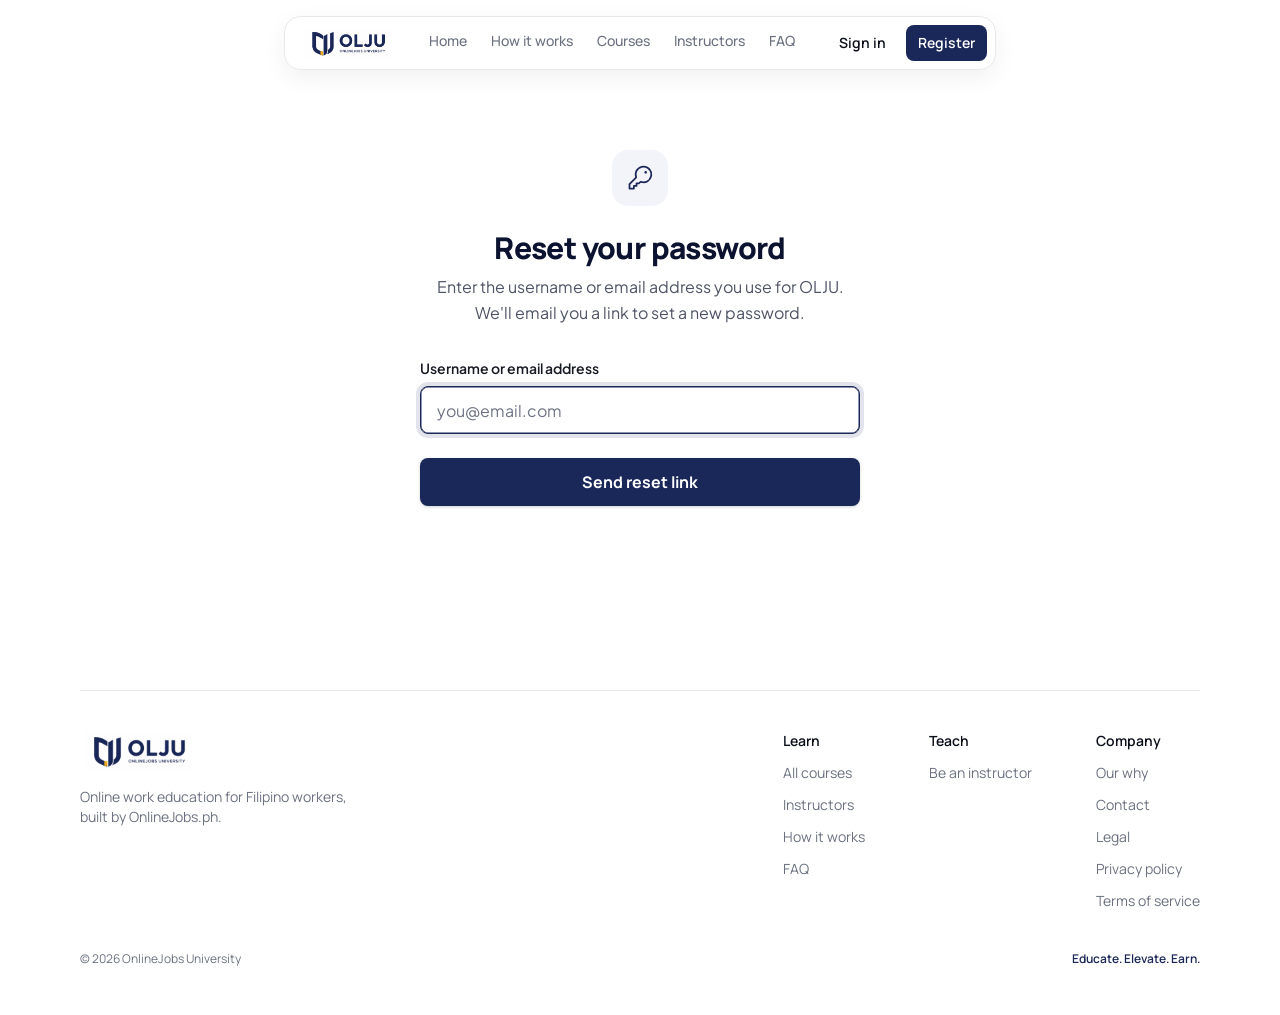
<file: reset-password.html>
<!doctype html>
<html lang="en">
<head>
  <meta charset="utf-8">
  <meta name="viewport" content="width=device-width, initial-scale=1">
  <title>Reset your password · OnlineJobs University</title>
  <meta name="description" content="Get a link to set a new password for your OnlineJobs University account.">
  <meta name="robots" content="noindex">
  <meta name="theme-color" content="#1A2759">
  <link rel="icon" type="image/png" href="assets/img/badge.png">
  <link rel="preconnect" href="https://fonts.googleapis.com">
  <link rel="preconnect" href="https://fonts.gstatic.com" crossorigin>
  <link href="https://fonts.googleapis.com/css2?family=Manrope:wght@400;500;600;700;800&family=Plus+Jakarta+Sans:wght@400;500;600;700&display=swap" rel="stylesheet">
  <link rel="stylesheet" href="css/styles.css">
  <link rel="stylesheet" href="css/auth.css">
  <script>document.documentElement.classList.add('js')</script>
</head>
<body>
  <!-- Phosphor icon sprite (@phosphor-icons/core 2.1.1) -->
  <svg width="0" height="0" style="position:absolute" aria-hidden="true">
    <symbol id="i-list" viewBox="0 0 256 256"><path fill="currentColor" d="M224,128a8,8,0,0,1-8,8H40a8,8,0,0,1,0-16H216A8,8,0,0,1,224,128ZM40,72H216a8,8,0,0,0,0-16H40a8,8,0,0,0,0,16ZM216,184H40a8,8,0,0,0,0,16H216a8,8,0,0,0,0-16Z"/></symbol>
    <symbol id="i-x" viewBox="0 0 256 256"><path fill="currentColor" d="M205.66,194.34a8,8,0,0,1-11.32,11.32L128,139.31,61.66,205.66a8,8,0,0,1-11.32-11.32L116.69,128,50.34,61.66A8,8,0,0,1,61.66,50.34L128,116.69l66.34-66.35a8,8,0,0,1,11.32,11.32L139.31,128Z"/></symbol>
    <symbol id="i-warning-circle" viewBox="0 0 256 256"><path fill="currentColor" d="M128,24A104,104,0,1,0,232,128,104.11,104.11,0,0,0,128,24Zm-8,56a8,8,0,0,1,16,0v56a8,8,0,0,1-16,0Zm8,104a12,12,0,1,1,12-12A12,12,0,0,1,128,184Z"/></symbol>
  </svg>

  <a class="skip-link" href="#main">Skip to content</a>

  <!-- ───────────── Nav ───────────── -->
  <header class="nav" data-nav>
    <nav class="nav__bar" aria-label="Primary">
      <a class="nav__logo" href="index.html" aria-label="OnlineJobs University home">
        <img src="assets/img/logo.png" alt="" width="96" height="32">
      </a>
      <ul class="nav__links">
        <li><a href="index.html">Home</a></li>
        <li><a href="index.html#how-it-works">How it works</a></li>
        <li><a href="courses.html">Courses</a></li>
        <li><a href="index.html#instructors">Instructors</a></li>
        <li><a href="faq.html">FAQ</a></li>
      </ul>
      <div class="nav__actions">
        <a class="nav__signin" href="#login" data-login-open>Sign in</a>
        <a class="btn btn--primary btn--sm" href="#">Register</a>
        <button class="nav__toggle" type="button" aria-expanded="false" aria-controls="nav-sheet" aria-label="Open menu" data-nav-toggle>
          <svg class="icon" aria-hidden="true"><use href="#i-list"/></svg>
        </button>
      </div>
    </nav>
    <div class="nav__sheet" id="nav-sheet" data-nav-sheet hidden>
      <a href="index.html">Home</a>
      <a href="index.html#how-it-works">How it works</a>
      <a href="courses.html">Courses</a>
      <a href="index.html#instructors">Instructors</a>
      <a href="faq.html">FAQ</a>
      <a href="#login" data-login-open>Sign in</a>
    </div>
  </header>

  <main id="main" class="auth-page" data-reset>
    <p class="sr-only" role="status" data-status></p>

    <!-- Step 1: ask for the username or email -->
    <section class="auth-col" data-view="request" aria-labelledby="reset-title">
      <div class="auth-intro">
        <span class="auth-icon" aria-hidden="true">
          <svg viewBox="0 0 256 256" fill="currentColor"><path d="M160,16A80.07,80.07,0,0,0,83.91,120.78L26.34,178.34A8,8,0,0,0,24,184v40a8,8,0,0,0,8,8H72a8,8,0,0,0,8-8V208H96a8,8,0,0,0,8-8V184h16a8,8,0,0,0,5.66-2.34l9.56-9.57A80,80,0,1,0,160,16Zm0,144a63.7,63.7,0,0,1-23.65-4.51,8,8,0,0,0-8.84,1.68L116.69,168H96a8,8,0,0,0-8,8v16H72a8,8,0,0,0-8,8v16H40V187.31l58.83-58.82a8,8,0,0,0,1.68-8.84A64,64,0,1,1,160,160Zm32-84a12,12,0,1,1-12-12A12,12,0,0,1,192,76Z"/></svg>
        </span>
        <div class="auth-intro__text">
          <h1 class="auth-title" id="reset-title">Reset your password</h1>
          <p>Enter the username or email address you use for OLJU. We'll email you a link to set a new password.</p>
        </div>
      </div>

      <!-- TODO: set action to the password reset endpoint -->
      <form class="auth-form" method="post" novalidate>
        <div class="field">
          <label class="field__label" for="reset-username">Username or email address</label>
          <div class="field__control">
            <input class="field__input" id="reset-username" name="username" type="text"
              autocomplete="username" autocapitalize="none" spellcheck="false"
              placeholder="you@email.com" data-empty="Enter your username or email address." autofocus>
          </div>
          <p class="field__error" id="reset-username-error" hidden>
            <svg aria-hidden="true"><use href="#i-warning-circle"/></svg><span></span>
          </p>
        </div>
        <button class="btn btn--primary btn--block" type="submit">
          <svg class="btn__spinner" viewBox="0 0 24 24" aria-hidden="true">
            <circle cx="12" cy="12" r="9" fill="none" stroke="#3B4A86" stroke-width="2.5"/>
            <path d="M21 12a9 9 0 0 0-9-9" fill="none" stroke="#FFFFFF" stroke-width="2.5" stroke-linecap="round"/>
          </svg>
          <span data-label>Send reset link</span>
        </button>
      </form>
    </section>

    <!-- Step 2: link sent -->
    <section class="auth-col" data-view="sent" aria-labelledby="sent-title" hidden>
      <div class="auth-intro">
        <span class="auth-icon auth-icon--gold" aria-hidden="true">
          <svg viewBox="0 0 256 256" fill="currentColor"><path d="M224,48H32a8,8,0,0,0-8,8V192a16,16,0,0,0,16,16H216a16,16,0,0,0,16-16V56A8,8,0,0,0,224,48ZM203.43,64,128,133.15,52.57,64ZM216,192H40V74.19l82.59,75.71a8,8,0,0,0,10.82,0L216,74.19V192Z"/></svg>
        </span>
        <div class="auth-intro__text">
          <h1 class="auth-title" id="sent-title" tabindex="-1">Check your email</h1>
          <p>We've sent password reset instructions to <span data-sent-prefix hidden>the email address for </span><strong data-sent-to>juan.delacruz@email.com</strong>. Open the email and follow the link to set a new password.</p>
        </div>
      </div>

      <div class="auth-form">
        <a class="btn btn--primary btn--block" href="index.html#login" data-login-open>Back to log in</a>
        <div class="auth-help">
          <p class="auth-help__title">Didn't get the email?</p>
          <p class="auth-help__body">
            Check your spam folder, or <button class="auth-help__resend" type="button" aria-disabled="true" data-resend>resend in 0:45</button>.<br>
            <button class="text-link" type="button" data-try-again>Try a different email</button>
          </p>
        </div>
      </div>
    </section>
  </main>

  <!-- ───────────── Footer ───────────── -->
  <footer class="footer">
    <div class="container">
      <div class="footer__top">
        <div class="footer__brand">
          <img src="assets/img/logo.png" alt="OnlineJobs University" width="120" height="40" loading="lazy">
          <p>Online work education for Filipino workers,<br>built by OnlineJobs.ph.</p>
        </div>
        <nav class="footer__cols" aria-label="Footer">
          <div>
            <p class="footer__head">Learn</p>
            <a href="courses.html">All courses</a>
            <a href="index.html#instructors">Instructors</a>
            <a href="index.html#how-it-works">How it works</a>
            <a href="faq.html">FAQ</a>
          </div>
          <div>
            <p class="footer__head">Teach</p>
            <a href="#">Be an instructor</a>
          </div>
          <div>
            <p class="footer__head">Company</p>
            <a href="about.html">Our why</a>
            <a href="#">Contact</a>
            <a href="#">Legal</a>
            <a href="#">Privacy policy</a>
            <a href="#">Terms of service</a>
          </div>
        </nav>
      </div>
      <div class="footer__bottom">
        <p>© 2026 OnlineJobs University</p>
        <p class="footer__motto">Educate. Elevate. Earn.</p>
      </div>
    </div>
  </footer>

  <script src="js/site.js" defer></script>
  <script src="js/auth.js" defer></script>
</body>
</html>
</file>
<file: css/styles.css>
/* ==========================================================================
   OnlineJobs University — landing page
   Values come from the Paper design "OLJU v2 · Skill-compliant build".
   ========================================================================== */

:root {
  /* Navy ramp (primary #1A2759) */
  --navy-950: #070B1E;
  --navy-900: #0C1330;
  --navy-850: #131D44;
  --navy-800: #1A2759;
  --navy-700: #23326C;
  --navy-600: #3B4A86;
  --navy-500: #5A69A6;
  --navy-400: #8793C2;
  --navy-300: #B5BFDB;
  --navy-200: #DDE2EF;
  --navy-100: #F2F4FA;

  /* Gold (accent #F9B42A) */
  --gold: #F9B42A;
  --gold-300: #FCCE56;
  --gold-200: #FDE08B;
  --gold-50: #FFF9EA;
  --gold-ink: #7A4810;

  /* Ink + neutrals */
  --ink-950: #0B0F1A;
  --ink-900: #171A22;
  --ink-700: #313643;
  --ink-650: #3D4350;
  --ink-600: #4E5465;
  --ink-500: #6B7180;
  --ink-450: #6E7485;
  --ink-300: #B0B5C3;
  --line: #E6E8EC;
  --line-soft: #E8EAF0;
  --line-strong: #D5D9E3;
  --surface: #FFFFFF;
  --surface-2: #F5F6F8;
  --surface-3: #F4F5F8;

  --font-display: "Manrope", system-ui, sans-serif;
  --font-body: "Plus Jakarta Sans", system-ui, sans-serif;

  --container: 1120px;
  --gutter: 32px;
  --nav-h: 70px;

  --ease-out: cubic-bezier(0.22, 1, 0.36, 1);
  --ease-spring: cubic-bezier(0.34, 1.56, 0.64, 1);
}

/* ---------- Base ---------- */
*, *::before, *::after { box-sizing: border-box; }
* { margin: 0; }
html { scroll-behavior: smooth; scroll-padding-top: 96px; -webkit-text-size-adjust: 100%; }
body {
  background: var(--surface);
  color: var(--ink-650);
  font-family: var(--font-display);
  font-size: 16px;
  line-height: 1.5;
  -webkit-font-smoothing: antialiased;
  -moz-osx-font-smoothing: grayscale;
  overflow-x: clip;
}
img, svg { display: block; max-width: 100%; }
a { color: inherit; text-decoration: none; }
ul, ol { list-style: none; padding: 0; }
button { font: inherit; color: inherit; background: none; border: 0; cursor: pointer; }
h1, h2, h3 { text-wrap: balance; }
p { text-wrap: pretty; }
hr { border: 0; height: 1px; background: var(--line-soft); }

:focus-visible { outline: 2px solid var(--navy-800); outline-offset: 3px; border-radius: 6px; }
.pillars :focus-visible, .cta :focus-visible { outline-color: var(--gold); }

.skip-link {
  position: fixed; left: 16px; top: -64px; z-index: 100;
  padding: 10px 16px; border-radius: 8px;
  background: var(--navy-800); color: #fff; font-weight: 700;
  transition: top .2s var(--ease-out);
}
.skip-link:focus { top: 16px; }

.container { width: min(var(--container), 100% - 2 * var(--gutter)); margin-inline: auto; }
.nowrap { white-space: nowrap; }
.sr-only {
  position: absolute; width: 1px; height: 1px; padding: 0; margin: -1px;
  overflow: hidden; clip: rect(0 0 0 0); white-space: nowrap; border: 0;
}
.icon { width: 1em; height: 1em; flex-shrink: 0; }
.icon--16 { width: 16px; height: 16px; }

.overline {
  font: 700 12px/16px var(--font-display);
  letter-spacing: 0.1em; text-transform: uppercase; color: var(--ink-600);
}
.h-section { font: 700 36px/40px var(--font-display); letter-spacing: -0.01em; color: var(--ink-950); }
.h-display { font: 800 40px/46px var(--font-display); letter-spacing: -0.02em; color: var(--ink-950); }
.section { padding-block: 96px; }

/* ---------- Buttons ---------- */
.btn {
  display: inline-flex; align-items: center; justify-content: center; gap: 8px;
  height: 48px; padding-inline: 20px; border-radius: 8px;
  font: 700 16px/24px var(--font-display); white-space: nowrap;
  transition: background-color .2s, border-color .2s, box-shadow .3s var(--ease-out), transform .3s var(--ease-out);
}
.btn--sm { height: 36px; padding-inline: 12px; font-size: 14px; font-weight: 600; line-height: 20px; }
.btn--lg { height: 48px; }
.btn--primary { background: var(--navy-800); color: #fff; }
.btn--primary.btn--lg { box-shadow: 0 8px 20px rgb(26 39 89 / .16); }
.btn--primary:hover { background: var(--navy-700); }
.btn--outline { background: #fff; color: var(--ink-950); border: 1px solid var(--line-strong); padding-inline: 22px; }
.btn--outline:hover { border-color: var(--navy-400); background: var(--navy-100); }
.btn--gold {
  background: var(--gold); color: var(--navy-800); padding-inline: 24px;
  font: 700 15px/20px var(--font-body);
  box-shadow: 0 8px 32px rgb(249 180 42 / .35);
}
.btn--gold:hover { background: var(--gold-300); box-shadow: 0 10px 40px rgb(249 180 42 / .5); }
.btn__arrow { transition: transform .3s var(--ease-out); }
.btn:hover .btn__arrow { transform: translateX(3px); }
.btn--lift:hover { transform: translateY(-1px); }
.btn:active { transform: translateY(0) scale(.98); }

.link-arrow {
  display: inline-flex; align-items: center; gap: 4px;
  font: 600 14px/20px var(--font-display); color: var(--navy-800);
}
.link-arrow--lg { font-size: 15px; font-weight: 700; gap: 6px; }
.link-arrow .icon { transition: transform .3s var(--ease-out); }

/* ==========================================================================
   Nav
   ========================================================================== */
.nav {
  position: fixed; inset: 16px 0 auto; z-index: 50;
  display: flex; flex-direction: column; align-items: center; gap: 8px;
  padding-inline: 16px; pointer-events: none;
}
.nav__bar {
  pointer-events: auto;
  display: flex; align-items: center; gap: 32px;
  padding: 8px 8px 8px 16px;
  background: rgb(255 255 255 / .8);
  -webkit-backdrop-filter: blur(16px); backdrop-filter: blur(16px);
  border: 1px solid var(--line); border-radius: 16px;
  box-shadow: 0 8px 24px rgb(11 15 26 / .06);
  transition: box-shadow .3s, background-color .3s;
}
.nav.is-scrolled .nav__bar { background: rgb(255 255 255 / .9); box-shadow: 0 12px 32px rgb(11 15 26 / .12); }
.nav__logo img { width: 96px; height: 32px; object-fit: contain; }
.nav__links { display: flex; align-items: flex-start; gap: 24px; }
.nav__links a {
  position: relative; display: flex; flex-direction: column; align-items: center;
  font: 500 14px/20px var(--font-display); color: var(--ink-500);
  transition: color .2s;
}
.nav__links a::after {
  content: ""; width: 16px; height: 2px; margin-top: 2px; border-radius: 2px;
  background: var(--navy-800); transform: scaleX(0); transition: transform .3s var(--ease-out);
}
.nav__links a:hover { color: var(--ink-950); }
.nav__links a.is-current { color: var(--ink-950); font-weight: 600; }
.nav__links a.is-current::after { transform: scaleX(1); }
.nav__actions { display: flex; align-items: center; gap: 8px; }
.nav__signin {
  padding: 8px 12px; border-radius: 8px;
  font: 600 14px/20px var(--font-display); color: var(--ink-950);
  transition: background-color .2s;
}
.nav__signin:hover { background: var(--surface-2); }
.nav__toggle {
  display: none; width: 40px; height: 40px; border-radius: 8px;
  align-items: center; justify-content: center; color: var(--ink-950);
}
.nav__toggle .icon { width: 22px; height: 22px; }
.nav__toggle:hover { background: var(--surface-2); }
.nav__sheet {
  pointer-events: auto;
  width: min(420px, 100%);
  display: grid; padding: 8px;
  background: rgb(255 255 255 / .96);
  -webkit-backdrop-filter: blur(16px); backdrop-filter: blur(16px);
  border: 1px solid var(--line); border-radius: 16px;
  box-shadow: 0 16px 40px rgb(11 15 26 / .14);
}
.nav__sheet[hidden] { display: none; }
.nav__sheet a {
  display: flex; align-items: center; min-height: 48px; padding-inline: 14px; border-radius: 10px;
  font: 600 16px/24px var(--font-display); color: var(--ink-950);
}
.nav__sheet a:hover { background: var(--surface-2); }

/* ==========================================================================
   Hero
   ========================================================================== */
.hero { padding: calc(var(--nav-h) + 64px) 0 96px; }
.hero__grid { display: flex; align-items: center; gap: 64px; }
.hero__copy { flex: 1 1 0; min-width: 0; display: flex; flex-direction: column; align-items: flex-start; gap: 24px; }
.hero__title { font: 800 52px/58px var(--font-display); letter-spacing: -0.025em; color: var(--ink-950); }
.hero__title-accent { color: var(--navy-800); }
.hero__sub { max-width: 500px; font: 400 19px/30px var(--font-display); color: var(--ink-650); }
.hero__actions { display: flex; flex-wrap: wrap; gap: 12px; padding-top: 4px; }
.hero__proof { display: flex; align-items: center; gap: 16px; padding-top: 8px; }
.hero__proof p { font: 400 12px/16px var(--font-display); color: var(--ink-500); }
.avatar-stack { display: flex; }
.avatar-stack img {
  width: 32px; height: 32px; border-radius: 50%; object-fit: cover;
  border: 2px solid #fff; flex-shrink: 0;
}
.avatar-stack img + img { margin-left: -8px; }
.hero__visual {
  position: relative; flex: 0 0 496px; height: 560px;
  border-radius: 24px; overflow: hidden; background: var(--navy-200);
}
.hero__visual > img { width: 100%; height: 100%; object-fit: cover; }
.hero__chip {
  position: absolute; left: 16px; bottom: 16px;
  display: flex; align-items: center; gap: 12px;
  padding: 12px 16px 12px 12px; border-radius: 8px;
  background: #fff; box-shadow: 0 8px 24px rgb(11 15 26 / .16);
}
.hero__chip img { width: 40px; height: 40px; border-radius: 50%; }
.hero__chip span { display: flex; flex-direction: column; }
.hero__chip strong { font: 600 14px/20px var(--font-display); color: var(--ink-950); }
.hero__chip small { font: 400 12px/16px var(--font-display); color: var(--ink-500); }

/* Load-in */
@keyframes rise-in { from { opacity: 0; transform: translateY(14px); } }
.reveal { animation: rise-in .8s var(--ease-out) both; }
.hero__copy .reveal:nth-child(2) { animation-delay: 60ms; }
.hero__copy .reveal:nth-child(3) { animation-delay: 120ms; }
.hero__copy .reveal:nth-child(4) { animation-delay: 180ms; }
.hero__copy .reveal:nth-child(5) { animation-delay: 240ms; }
.hero__visual.reveal { animation-delay: 140ms; animation-duration: 1s; }

/* ==========================================================================
   Mission
   ========================================================================== */
.mission {
  padding-block: 112px;
  background: linear-gradient(180deg, #FFFFFF 0%, #E1E4F2 100%);
  overflow: clip;
}
.mission__grid { display: flex; align-items: center; justify-content: space-between; gap: 64px; }
.mission__copy { flex: 0 1 556px; min-width: 0; display: flex; flex-direction: column; align-items: flex-start; gap: 24px; }
.mission__title { font: 800 36px/1.18 var(--font-display); letter-spacing: -0.015em; color: var(--ink-900); }
.mission__lead { font: 400 17px/1.6 var(--font-body); color: var(--ink-700); }
.mission__body { font: 400 16px/1.6 var(--font-body); color: var(--ink-600); }
.contrast-card {
  align-self: stretch;
  display: flex; flex-direction: column; gap: 16px;
  padding: 24px 28px 28px; border-radius: 16px;
  background: #fff; border: 1px solid var(--line-soft);
  box-shadow: 0 8px 24px rgb(26 39 89 / .06);
}
.contrast-card__label {
  font: 700 11px/14px var(--font-display); letter-spacing: 0.1em; text-transform: uppercase; color: var(--ink-450);
}
.contrast-card__chips { display: flex; flex-wrap: wrap; gap: 8px; }
.contrast-card__chips li {
  padding: 6px 12px; border-radius: 999px;
  background: var(--surface-3); border: 1px solid var(--line-soft);
  font: 500 14px/18px var(--font-body); color: var(--ink-450);
  text-decoration: line-through 1px; text-decoration-color: rgb(110 116 133 / .8);
}
.contrast-card__note { font: 400 15px/1.55 var(--font-body); color: var(--ink-600); }
.contrast-card__quote {
  position: relative; padding-left: 16px;
  font: 700 20px/1.35 var(--font-display); color: var(--navy-800);
}
.contrast-card__quote::before {
  content: ""; position: absolute; left: 0; top: 0; bottom: 0; width: 4px; border-radius: 2px; background: var(--gold);
}

.map { position: relative; flex: 0 1 500px; min-width: 0; aspect-ratio: 500 / 764; }
.map__land {
  position: absolute; left: 0; top: 0; width: 96.11%; height: 99.6%;
  background: url(../assets/img/ph-map.png) 49.54% 69.69% / 126.85% 120.14% no-repeat;
  opacity: .2;
}
.map__pin {
  position: absolute; left: var(--x); top: var(--y); width: var(--s); aspect-ratio: 1;
  border-radius: 50%;
  background-size: var(--bs); background-position: var(--bp); background-repeat: no-repeat;
  box-shadow: 0 15px 27px rgb(0 0 0 / .3);
  transition: transform .9s var(--ease-spring) var(--d), opacity .6s var(--ease-out) var(--d);
}
.map__chip {
  position: absolute; left: 12.8%; top: 80.1%;
  display: flex; align-items: center; gap: 10px;
  padding: 10px 16px 10px 12px; border-radius: 12px;
  background: #fff; box-shadow: 0 10px 28px rgb(26 39 89 / .14);
  transition: transform .8s var(--ease-out) .5s, opacity .6s var(--ease-out) .5s;
}
.map__chip svg { flex-shrink: 0; }
.map__chip span { display: flex; flex-direction: column; gap: 1px; }
.map__chip strong { font: 700 13px/16px var(--font-body); color: var(--ink-900); white-space: nowrap; }
.map__chip small { font: 400 12px/16px var(--font-body); color: var(--ink-450); white-space: nowrap; }
.js .map:not(.is-in) .map__pin { opacity: 0; transform: scale(.6); }
.js .map:not(.is-in) .map__chip { opacity: 0; transform: translateY(12px); }

/* ==========================================================================
   Educate · Elevate · Earn — scroll-driven stepper
   The section is taller than the viewport; its inner frame pins while the
   reader scrolls, and scroll progress alone advances the active pillar.
   ========================================================================== */
.pillars {
  --pillar-run: 180vh;           /* scroll distance spent on the three steps */
  --pillars-top: 128px;
  --stairs-gap: 72px;
  --stair: 64px;                 /* vertical offset between staircase steps */
  --card-pad: 32px;
  --pv-h: 148px;
  position: relative;
  height: calc(100vh + var(--pillar-run));
  height: calc(100svh + var(--pillar-run));
  background: var(--navy-900);
  color: #fff;
}
.pillars__sticky {
  position: sticky; top: 0;
  height: 100vh; height: 100svh;
  overflow: hidden;
  background:
    radial-gradient(ellipse 70% 50% at 50% 0%, var(--navy-700) 0%, rgb(12 19 48 / 0) 100%),
    var(--navy-900);
}
.pillars__inner {
  width: min(var(--container), 100% - 2 * var(--gutter)); height: 100%; margin-inline: auto;
  display: flex; flex-direction: column; padding-top: var(--pillars-top);
}
.pillars__header { display: flex; flex-direction: column; align-items: center; gap: 20px; text-align: center; }
.pillars__lead { font: 500 20px/32px var(--font-display); color: var(--navy-300); }
.pillars__title {
  font: 800 80px/84px var(--font-display); letter-spacing: -0.035em; color: #fff;
  white-space: nowrap;
}
.pillars__word { transition: color .5s var(--ease-out); }
.pillars__word.is-active { color: var(--gold); }
.pillars__progress { display: flex; gap: 6px; }
.pillars__progress span {
  position: relative; width: 40px; height: 3px; border-radius: 3px; overflow: hidden;
  background: rgb(181 191 219 / .2);
}
.pillars__progress span::after {
  content: ""; position: absolute; inset: 0; border-radius: inherit;
  background: var(--gold); transform-origin: left center; transform: scaleX(var(--fill, 0));
}

.pillars__stairs { flex: 1 1 auto; min-height: 0; display: flex; gap: 24px; margin-top: var(--stairs-gap); }
.pillar {
  flex: 1 1 0; min-width: 0;
  display: flex; flex-direction: column; gap: 24px;
  padding-top: calc((2 - var(--i)) * var(--stair));

  /* inactive palette (navy) */
  --card-bg: var(--navy-850);
  --title: #FFFFFF;
  --body: var(--navy-300);
  --pv-bg: var(--navy-800);
}
.pillar.is-active {
  --card-bg: #FFFFFF;
  --title: var(--navy-800);
  --body: var(--ink-650);
  --pv-bg: var(--navy-100);
}
.pillar__card {
  flex-shrink: 0; height: var(--card-h, auto);
  display: flex; flex-direction: column; gap: 16px;
  padding: var(--card-pad); border-radius: 20px;
  background: var(--card-bg);
  box-shadow: 0 32px 64px rgb(7 11 30 / 0);
  transition: background-color .55s var(--ease-out), box-shadow .55s var(--ease-out);
}
.pillar.is-active .pillar__card { box-shadow: 0 32px 64px rgb(7 11 30 / .4); }
.pillar__title {
  padding-top: 8px;
  font: 800 28px/34px var(--font-display); letter-spacing: -0.02em; color: var(--title);
  transition: color .55s var(--ease-out);
}
.pillar__body { font: 400 16px/26px var(--font-display); color: var(--body); transition: color .55s var(--ease-out); }
.pillar__base {
  position: relative; flex: 1 1 auto; min-height: 0; overflow: hidden;
  border-radius: 16px 16px 0 0;
  background: linear-gradient(180deg, var(--navy-700) 0%, rgb(26 39 89 / 0) 100%) top / 100% 184px no-repeat;
}
.pillar__base::after {
  content: ""; position: absolute; inset: 0;
  background: linear-gradient(180deg, var(--gold) 0%, rgb(249 180 42 / .2) 55%, rgb(249 180 42 / 0) 100%) top / 100% 140px no-repeat;
  opacity: 0; transition: opacity .6s var(--ease-out);
}
.pillar.is-active .pillar__base::after { opacity: 1; }

/* Card visuals */
.pv {
  position: relative; flex-shrink: 0; height: var(--pv-h); border-radius: 14px; overflow: hidden;
  background: var(--pv-bg); transition: background-color .55s var(--ease-out);
}
.pv *, .pv *::after { transition: background-color .55s var(--ease-out), border-color .55s var(--ease-out), color .55s var(--ease-out), fill .55s var(--ease-out), box-shadow .55s var(--ease-out); }

/* Educate — lesson player */
.pv--educate { display: flex; flex-direction: column; gap: 12px; padding: 16px; }
.pillar { --ed-screen: var(--navy-900); --ed-line-1: var(--navy-400); --ed-line: var(--navy-600); --ed-track: var(--navy-600); --ed-fill: var(--navy-300); --ed-progress: 16%; }
.pillar.is-active { --ed-screen: var(--navy-800); --ed-line-1: var(--navy-400); --ed-line: var(--navy-200); --ed-track: var(--navy-200); --ed-fill: var(--navy-800); --ed-progress: 42%; }
.pv-educate__row { flex: 1 1 auto; display: flex; gap: 12px; }
.pv-educate__screen {
  flex: 1 1 auto; display: grid; place-items: center; border-radius: 10px;
  background: var(--ed-screen); color: var(--gold);
}
.pv-educate__screen .icon { width: 28px; height: 28px; transition: transform .6s var(--ease-spring); }
.pillar.is-active .pv-educate__screen .icon { transform: scale(1.12); }
.pv-educate__lines { flex: 0 0 72px; display: flex; flex-direction: column; gap: 8px; padding-top: 4px; }
.pv-educate__lines i { display: block; height: 6px; border-radius: 3px; background: var(--ed-line); }
.pv-educate__lines i:nth-child(1) { width: 72px; background: var(--ed-line-1); }
.pv-educate__lines i:nth-child(2) { width: 52px; }
.pv-educate__lines i:nth-child(3) { width: 64px; }
.pv-educate__lines i:nth-child(4) { width: 44px; }
.pv-educate__track { flex-shrink: 0; height: 6px; border-radius: 3px; overflow: hidden; background: var(--ed-track); }
.pv-educate__track i {
  display: block; height: 100%; width: var(--ed-progress); background: var(--ed-fill);
  transition: width 1.1s var(--ease-out) .15s, background-color .55s var(--ease-out);
}

/* Elevate — badge drops onto the profile row */
.pillar { --el-row: var(--navy-700); --el-row-shadow: 0 6px 16px rgb(7 11 30 / 0); --el-avatar: var(--navy-600); --el-bar-1: var(--navy-400); --el-bar-2: var(--navy-600); --el-tick: var(--navy-500); }
.pillar.is-active { --el-row: #FFFFFF; --el-row-shadow: 0 6px 16px rgb(26 39 89 / .1); --el-avatar: var(--navy-200); --el-bar-1: var(--navy-800); --el-bar-2: var(--navy-300); --el-tick: var(--gold); }
.pv-elevate__ticks { position: absolute; right: 47px; top: 26px; display: flex; flex-direction: column; align-items: center; gap: 5px; }
.pv-elevate__ticks i { display: block; width: 2px; border-radius: 1px; background: var(--el-tick); }
.pv-elevate__ticks i:nth-child(1) { height: 6px; opacity: .4; }
.pv-elevate__ticks i:nth-child(2) { height: 8px; opacity: .65; }
.pv-elevate__ticks i:nth-child(3) { height: 10px; }
.pv-elevate__row {
  position: absolute; left: 14px; right: 14px; bottom: 14px; height: 64px;
  display: flex; align-items: center; gap: 12px; padding-inline: 12px; border-radius: 12px;
  background: var(--el-row); box-shadow: var(--el-row-shadow);
}
.pv-elevate__avatar {
  flex-shrink: 0; width: 36px; height: 36px; border-radius: 50%; overflow: hidden;
  display: flex; align-items: flex-end; justify-content: center; background: var(--el-avatar);
}
.pv-elevate__avatar svg { fill: var(--navy-400); }
.pv-elevate__bars { flex: 1 1 auto; display: flex; flex-direction: column; gap: 6px; }
.pv-elevate__bars i { display: block; border-radius: 4px; }
.pv-elevate__bars i:nth-child(1) { width: 88px; height: 8px; background: var(--el-bar-1); }
.pv-elevate__bars i:nth-child(2) { width: 60px; height: 6px; border-radius: 3px; background: var(--el-bar-2); }
.pv-elevate__slot {
  flex-shrink: 0; width: 44px; height: 44px; border-radius: 12px;
  border: 1.5px dashed var(--navy-500); background: transparent;
}
.pillar.is-active .pv-elevate__slot {
  border-style: solid; border-color: var(--gold); background: var(--gold-50);
  box-shadow: 0 0 0 5px rgb(249 180 42 / .15);
}
.pv-elevate__shield {
  position: absolute; right: 25px; bottom: 30px; width: 48px; height: 48px;
  opacity: 0; transform: translateY(-34px) scale(.86);
  transition: transform .7s var(--ease-spring) .18s, opacity .35s var(--ease-out) .18s;
}
.pillar.is-active .pv-elevate__shield { opacity: 1; transform: none; }

/* Earn — growth bars */
.pillar { --er-1: var(--navy-600); --er-2: var(--navy-500); --er-3: var(--navy-400); --er-trend: var(--gold-300); }
.pillar.is-active { --er-1: var(--navy-200); --er-2: var(--navy-300); --er-3: var(--navy-400); --er-trend: var(--navy-800); }
.pv--earn { display: flex; align-items: flex-end; gap: 12px; padding: 20px 20px 0; }
.pv-earn__bar {
  display: block; flex: 0 0 40px; border-radius: 8px 8px 0 0;
  transform-origin: bottom; transform: scaleY(.5);
  transition: transform .8s var(--ease-spring), background-color .55s var(--ease-out) !important;
}
.pv-earn__bar:nth-child(1) { height: 36px; background: var(--er-1); }
.pv-earn__bar:nth-child(2) { height: 58px; background: var(--er-2); transition-delay: 60ms, 0s !important; }
.pv-earn__bar:nth-child(3) { height: 82px; background: var(--er-3); transition-delay: 120ms, 0s !important; }
.pv-earn__bar:nth-child(4) { height: 108px; background: var(--gold); transition-delay: 180ms, 0s !important; }
.pillar.is-active .pv-earn__bar { transform: scaleY(1); }
.pv-earn__trend {
  position: absolute; right: 18px; top: 16px; width: 32px; height: 32px; color: var(--er-trend);
  opacity: .55; transform: translate(-4px, 4px);
  transition: transform .7s var(--ease-out) .3s, opacity .5s var(--ease-out) .3s, color .55s var(--ease-out) !important;
}
.pillar.is-active .pv-earn__trend { opacity: 1; transform: none; }

/* Shorter screens: tighten the pinned frame so the staircase always fits */
@media (max-height: 900px) {
  .pillars { --pillars-top: 104px; --stairs-gap: 44px; --stair: 48px; --card-pad: 28px; --pv-h: 128px; }
  .pillars__header { gap: 14px; }
  .pillars__lead { font-size: 18px; line-height: 28px; }
  .pillars__title { font-size: 64px; line-height: 68px; }
  .pillar__body { font-size: 15px; line-height: 24px; }
}
@media (max-height: 760px) {
  .pillars { --pillars-top: 88px; --stairs-gap: 28px; --stair: 28px; --card-pad: 24px; --pv-h: 108px; }
  .pillars__header { gap: 10px; }
  .pillars__lead { font-size: 16px; line-height: 24px; }
  .pillars__title { font-size: 52px; line-height: 56px; }
  .pillar__card { gap: 12px; }
  .pillar__title { padding-top: 4px; font-size: 24px; line-height: 30px; }
  .pillar__body { font-size: 14px; line-height: 22px; }
  .pv-earn__bar:nth-child(1) { height: 26px; }
  .pv-earn__bar:nth-child(2) { height: 44px; }
  .pv-earn__bar:nth-child(3) { height: 64px; }
  .pv-earn__bar:nth-child(4) { height: 84px; }
}

/* Narrow or very short screens: no pinning. The headline sticks under the
   nav and each card lights up as it scrolls through the middle of the screen. */
@media (max-width: 860px), (max-height: 620px) {
  .pillars { height: auto; padding-bottom: 96px; --card-pad: 24px; --pv-h: 128px; }
  .pillars__sticky { position: static; height: auto; overflow: visible; }
  .pillars__inner { height: auto; padding-top: 96px; }
  .pillars__header { display: contents; }
  .pillars__lead { font-size: 17px; line-height: 26px; max-width: 34ch; margin: 0 auto 16px; text-align: center; }
  .pillars__title {
    position: sticky; top: 80px; z-index: 2;
    margin-inline: calc(-1 * var(--gutter)); padding: 10px var(--gutter) 6px;
    font-size: clamp(26px, 7.6vw, 48px); line-height: 1.15; letter-spacing: -0.03em; text-align: center;
    background: rgb(12 19 48 / .88);
    -webkit-backdrop-filter: blur(12px); backdrop-filter: blur(12px);
  }
  .pillars__progress {
    position: sticky; top: calc(80px + clamp(26px, 7.6vw, 48px) * 1.15 + 16px); z-index: 2;
    justify-content: center; margin-inline: calc(-1 * var(--gutter)); padding: 0 var(--gutter) 12px;
    background: rgb(12 19 48 / .88);
    -webkit-backdrop-filter: blur(12px); backdrop-filter: blur(12px);
  }
  .pillars__stairs { flex-direction: column; gap: 16px; margin-top: 24px; }
  .pillar { padding-top: 0; }
  .pillar__card { height: auto; }
  .pillar__base { display: none; }
  .pillar.is-active .pillar__card { box-shadow: 0 24px 48px rgb(7 11 30 / .45), 0 14px 36px -10px rgb(249 180 42 / .45); }
}

/* ==========================================================================
   Courses
   ========================================================================== */
.section-head { display: flex; align-items: flex-end; justify-content: space-between; gap: 24px; margin-bottom: 48px; }
.section-head--top { align-items: flex-start; }
.section-head__lede { max-width: 760px; margin-top: 16px; font: 400 18px/28px var(--font-display); color: var(--ink-650); }

.course-grid { display: grid; grid-template-columns: repeat(3, minmax(0, 1fr)); gap: 24px; }
.course-card {
  display: flex; flex-direction: column; height: 100%;
  background: #fff; border: 1px solid var(--line); border-radius: 16px; overflow: hidden;
  box-shadow: 0 1px 2px rgb(26 39 89 / 0);
  transition: transform .45s var(--ease-out), box-shadow .45s var(--ease-out), border-color .3s;
}
.course-card__media { height: 200px; overflow: hidden; background: var(--navy-100); }
.course-card__media img { width: 100%; height: 100%; object-fit: cover; transition: transform .9s var(--ease-out); }
.course-card__body { flex: 1 1 auto; display: flex; flex-direction: column; align-items: flex-start; gap: 12px; padding: 20px 20px 24px; }
.course-card__title { font: 700 18px/26px var(--font-display); color: var(--ink-950); }
.course-card__price {
  display: inline-flex; padding: 2px 10px; border-radius: 999px;
  background: var(--navy-100); color: var(--navy-800);
  font: 700 12px/18px var(--font-display); letter-spacing: 0.01em;
}
.course-card__price--tba { background: var(--gold-50); color: var(--gold-ink); }
.course-card__desc { flex: 1 1 auto; font: 400 15px/24px var(--font-body); color: var(--ink-600); }
.course-card__cta {
  align-self: stretch; margin-top: 4px;
  display: inline-flex; align-items: center; justify-content: center; gap: 6px;
  height: 40px; border-radius: 8px; border: 1px solid var(--line-strong); background: #fff;
  font: 700 14px/20px var(--font-display); color: var(--navy-800);
  transition: background-color .25s, border-color .25s, color .25s;
}
.course-card__cta .icon { transition: transform .3s var(--ease-out); }
.course-card__cta:disabled {
  cursor: not-allowed; background: var(--surface-3); border-color: var(--line); color: var(--ink-300);
}

/* Cover for a course without artwork yet */
.course-cover {
  position: relative; display: flex; flex-direction: column; justify-content: flex-end; padding: 20px;
  background:
    radial-gradient(ellipse 80% 90% at 100% 0%, var(--navy-600) 0%, rgb(59 74 134 / 0) 70%),
    linear-gradient(160deg, var(--navy-800) 0%, var(--navy-900) 100%);
}
.course-cover__chip {
  position: absolute; left: 16px; top: 16px; padding: 3px 10px; border-radius: 999px;
  background: var(--gold); color: var(--navy-800); font: 700 12px/16px var(--font-display);
}
.course-cover__title { font: 800 26px/28px var(--font-display); letter-spacing: -0.02em; color: #fff; text-transform: uppercase; }
.course-cover__sub { margin-top: 6px; font: 700 15px/20px var(--font-display); color: var(--gold); }
.course-card__media .course-cover__badge { position: absolute; right: 16px; top: 14px; width: 36px; height: 36px; border-radius: 50%; }

/* ==========================================================================
   How it works
   ========================================================================== */
.how { background: var(--navy-100); padding-block: 112px; overflow: clip; }
.how__title {
  margin-bottom: 56px; text-align: center;
  font: 800 44px/54px var(--font-display); letter-spacing: -0.02em; color: var(--ink-900);
}
.steps { display: grid; grid-template-columns: repeat(3, minmax(0, 1fr)); gap: 24px; counter-reset: none; }
.step {
  display: flex; flex-direction: column; gap: 20px;
  padding: 12px 12px 28px; border-radius: 20px;
  background: #fff; border: 1px solid var(--line-soft);
  box-shadow: 0 10px 32px rgb(26 39 89 / .06);
}
.step__visual { position: relative; height: 264px; border-radius: 14px; overflow: hidden; isolation: isolate; }
.step__zoom { position: absolute; inset: 0; transition: transform 1s var(--ease-out); }
.step__copy { display: flex; flex-direction: column; align-items: flex-start; gap: 10px; padding-inline: 12px; }
.step__num {
  display: grid; place-items: center; width: 28px; height: 28px; border-radius: 50%;
  background: var(--navy-800); color: #fff; font: 800 13px/16px var(--font-display);
}
.step__title { font: 800 22px/28px var(--font-display); letter-spacing: -0.01em; color: var(--ink-900); }
.step__copy p { font: 400 15px/1.6 var(--font-body); color: var(--ink-600); }

/* Step 1 — course search */
.step__visual--search .step__zoom { background: linear-gradient(90deg, var(--navy-200) 0%, var(--navy-100) 100%); }
.search-ui { position: absolute; left: 20px; right: 18px; top: 22px; display: flex; flex-direction: column; gap: 8px; }
.search-ui__field {
  display: flex; align-items: center; gap: 8px; padding: 10px 12px; border-radius: 10px;
  background: #fff; border: 1.5px solid var(--navy-800);
  font: 500 13px/16px var(--font-body); color: var(--ink-900);
}
.search-ui__field .icon { color: var(--ink-600); }
.search-ui__item {
  display: flex; align-items: center; gap: 10px; padding: 8px 12px 8px 8px; border-radius: 10px;
  background: #fff; opacity: .85;
}
.search-ui__item.is-selected { opacity: 1; border: 1px solid var(--navy-300); box-shadow: 0 8px 20px rgb(26 39 89 / .14); }
.search-ui__item img { width: 44px; height: 44px; border-radius: 8px; object-fit: cover; flex-shrink: 0; }
.search-ui__item > span:not(.search-ui__check) { flex: 1 1 auto; min-width: 0; display: flex; flex-direction: column; gap: 3px; }
.search-ui__item strong { font: 600 13px/16px var(--font-body); color: var(--ink-900); }
.search-ui__item small { display: flex; align-items: center; gap: 6px; font: 400 12px/16px var(--font-body); color: var(--ink-450); }
.search-ui__item small i { width: 6px; height: 6px; border-radius: 50%; background: var(--dot); flex-shrink: 0; }
.search-ui__check {
  flex-shrink: 0; display: grid; place-items: center; width: 22px; height: 22px; border-radius: 50%;
  background: var(--navy-800); color: #fff;
}
.search-ui__check .icon { width: 12px; height: 12px; }

/* Step 2 — practice */
.step__photo img { width: 100%; height: 100%; object-fit: cover; }
.activity {
  position: absolute; left: 16px; top: 112px; width: min(232px, 100% - 32px);
  display: flex; flex-direction: column; gap: 10px; padding: 12px 14px 14px; border-radius: 12px;
  background: #fff; box-shadow: 0 10px 28px rgb(26 39 89 / .2);
}
.activity__head { display: flex; align-items: center; gap: 8px; font: 700 13px/16px var(--font-body); color: var(--ink-900); }
.activity__item { display: flex; align-items: center; gap: 8px; font: 600 13px/16px var(--font-body); color: var(--ink-900); }
.activity__item.is-done { font-weight: 500; color: var(--ink-450); text-decoration: line-through 1px; }
.activity__box {
  flex-shrink: 0; display: grid; place-items: center; width: 18px; height: 18px; border-radius: 50%;
  border: 1.5px solid var(--ink-300); color: #fff;
}
.activity__item.is-done .activity__box { border: 0; background: var(--navy-800); }
.activity__box .icon { width: 10px; height: 10px; }

/* Step 3 — profile badges */
.step__space { background: var(--navy-800); }
.step__glow {
  position: absolute; left: 140px; top: -90px; width: 260px; height: 260px; border-radius: 50%;
  background: rgb(88 103 163 / .6); filter: blur(40px);
}
.step__dots {
  position: absolute; left: 212px; top: 172px; width: 108px; height: 84px;
  background-image: radial-gradient(circle at 3px 3px, #364785 2.6px, transparent 3.2px);
  background-size: 22px 22px;
}
.profile-card {
  position: absolute; left: 24px; top: 28px; width: min(260px, 100% - 48px);
  display: flex; flex-direction: column; align-items: flex-start; gap: 12px; padding: 16px; border-radius: 14px;
  background: #fff; box-shadow: 0 14px 32px rgb(7 11 30 / .3);
}
.profile-card__head { display: flex; align-items: center; gap: 10px; }
.profile-card__avatar {
  flex-shrink: 0; width: 40px; height: 40px; border-radius: 50%;
  background: url(../assets/img/hero.jpg) 61.76% 16.22% / 312.5% 384.62% no-repeat;
}
.profile-card__head > span:last-child { display: flex; flex-direction: column; gap: 2px; }
.profile-card__head strong { font: 700 13px/16px var(--font-body); color: var(--ink-900); }
.profile-card__head small { font: 400 12px/16px var(--font-body); color: var(--ink-450); }
.profile-card hr { align-self: stretch; }
.profile-card__label { font: 700 10px/12px var(--font-display); letter-spacing: 0.1em; text-transform: uppercase; color: var(--ink-450); }
.badge-chip {
  display: inline-flex; align-items: center; gap: 8px; padding: 6px 12px 6px 6px; border-radius: 999px;
  background: var(--gold-50); border: 1px solid var(--gold-200);
  font: 600 12px/16px var(--font-body); color: var(--gold-ink); white-space: nowrap;
}
.badge-chip img { width: 24px; height: 24px; border-radius: 50%; }
.profile-seal {
  position: absolute; left: calc(24px + min(260px, 100% - 48px) - 32px); top: 182px;
  width: 72px; height: 72px; border-radius: 50%;
  filter: drop-shadow(0 10px 12px rgb(7 11 30 / .35));
  transform: rotate(8deg); transform-origin: 50% 50%;
  transition: transform .8s var(--ease-spring);
}

/* ==========================================================================
   Featured instructors
   ========================================================================== */
.instructors { padding-block: 112px; }
.courses + .instructors { padding-top: 0; }
.courses + .instructors > .container { padding-top: 96px; border-top: 1px solid var(--line); }
.instructor-grid { display: grid; grid-template-columns: repeat(3, minmax(0, 1fr)); gap: 24px; }
.instructor {
  display: flex; flex-direction: column; height: 100%;
  background: #fff; border: 1px solid var(--line-soft); border-radius: 16px; overflow: hidden;
  transition: border-color .3s;
}
.instructor__media { position: relative; height: 240px; overflow: hidden; background: var(--navy-100); }
.instructor__media img { width: 100%; height: 100%; object-fit: cover; object-position: 50% 30%; transition: transform 1s var(--ease-out); }
.instructor__tag {
  position: absolute; left: 14px; top: 14px;
  display: inline-flex; align-items: center; gap: 6px; padding: 6px 12px 6px 10px; border-radius: 999px;
  background: #fff; font: 600 12px/16px var(--font-body); color: var(--ink-900);
}
.instructor__tag::before { content: ""; width: 8px; height: 8px; border-radius: 50%; background: var(--dot); }
.instructor__body { flex: 1 1 auto; display: flex; flex-direction: column; gap: 12px; padding: 24px; }
.instructor__name { font: 800 20px/28px var(--font-display); letter-spacing: -0.01em; color: var(--ink-900); }
.instructor__role { margin-top: -8px; font: 600 14px/20px var(--font-display); color: var(--navy-500); }
.instructor__bio { flex: 1 1 auto; font: 400 15px/24px var(--font-display); color: var(--ink-600); }
.instructor .link-arrow { padding-top: 12px; border-top: 1px solid var(--line-soft); }

/* ---------- Hover + focus (pointer devices) ---------- */
@media (hover: hover) and (pointer: fine) {
  .course-card:hover {
    transform: translateY(-6px); border-color: var(--line-strong);
    box-shadow: 0 24px 48px -12px rgb(26 39 89 / .22), 0 8px 16px -8px rgb(26 39 89 / .1);
  }
  .course-card:hover .course-card__media img { transform: scale(1.06); }
  .course-card:hover .course-card__cta:not(:disabled) { background: var(--navy-800); border-color: var(--navy-800); color: #fff; }
  .course-card:hover .course-card__cta:not(:disabled) .icon { transform: translateX(3px); }
  .course-card--soon:hover { transform: none; border-color: var(--line); box-shadow: none; }
  .instructor:hover .link-arrow .icon { transform: translateX(3px); }
  .step:hover .step__zoom { transform: scale(1.05); }
  .step:hover .profile-seal { transform: rotate(0deg) scale(1.06); }
  .instructor:hover { border-color: var(--line-strong); }
  .instructor:hover .instructor__media img { transform: scale(1.06); }
}
.course-card:focus-visible {
  transform: translateY(-6px); border-color: var(--line-strong);
  box-shadow: 0 24px 48px -12px rgb(26 39 89 / .22);
}
.course-card:focus-visible .course-card__media img,
.instructor:focus-visible .instructor__media img { transform: scale(1.06); }
.course-card:focus-visible, .instructor:focus-visible { outline-offset: 4px; border-radius: 16px; }

/* ==========================================================================
   Final CTA — orbit shader + rising badge
   ========================================================================== */
.cta {
  --rise: 1;
  --badge: 128px;
  --badge-bottom: 72px;
  position: relative; isolation: isolate; overflow: hidden;
  min-height: 720px; padding: 104px 0 calc(var(--badge) + var(--badge-bottom) + 72px);
  background: var(--navy-950); color: #fff; text-align: center;
}
.js .cta { --rise: 0; }
.cta.no-gl { background: var(--navy-950) url(../assets/img/cta-fallback.jpg) center / cover no-repeat; }
.cta__canvas { position: absolute; inset: 0; z-index: 0; width: 100%; height: 100%; display: block; pointer-events: none; }
/* Badge sits in front of the orbits, lit by a breathing gold glow */
.cta__badge {
  position: absolute; z-index: 2; left: 50%; bottom: var(--badge-bottom);
  width: var(--badge); height: var(--badge); margin-left: calc(var(--badge) / -2);
  opacity: clamp(0, calc(var(--rise) * 3), 1);
  transform: translateY(var(--badge-y, 0px)) scale(calc(.84 + var(--rise) * .16));
  will-change: transform, opacity;
}
.cta__glow {
  position: absolute; inset: -75%; border-radius: 50%; pointer-events: none;
  background: radial-gradient(closest-side, rgb(252 206 86 / .55), rgb(249 180 42 / .24) 42%, rgb(249 180 42 / .08) 64%, transparent 78%);
  translate: 0 var(--glow-y, 0px);
  animation: cta-glow 5.2s ease-in-out infinite;
}
.cta__seal {
  position: relative; width: 100%; height: 100%;
  display: grid; place-items: center; border-radius: 50%; background: #fff;
  box-shadow:
    0 0 0 1.5px rgb(252 206 86 / .85),
    0 0 0 9px rgb(252 206 86 / .14),
    0 0 24px 4px rgb(249 180 42 / .6),
    0 0 72px 18px rgb(249 180 42 / .3);
}
/* A soft ring pulses outward from the seal */
.cta__seal::after {
  content: ""; position: absolute; inset: -1px; border-radius: 50%;
  border: 1.5px solid rgb(252 206 86 / .7);
  animation: cta-ripple 5.2s var(--ease-out) infinite;
}
.cta__seal img { width: 90.6%; height: 90.6%; border-radius: 50%; }
@keyframes cta-glow {
  0%, 100% { transform: scale(.9); opacity: .7; }
  50% { transform: scale(1.06); opacity: 1; }
}
@keyframes cta-ripple {
  0% { transform: scale(1); opacity: .9; }
  60%, 100% { transform: scale(1.7); opacity: 0; }
}
.cta__copy { position: relative; z-index: 3; display: flex; flex-direction: column; align-items: center; gap: 24px; }
.cta__title { max-width: 920px; font: 800 44px/52px var(--font-display); letter-spacing: -0.025em; color: #fff; text-wrap: wrap; }
.cta__title .nowrap { color: var(--gold); }
.cta__sub { font: 600 20px/30px var(--font-display); color: var(--navy-200); }
.cta__body { max-width: 640px; font: 400 17px/28px var(--font-display); color: var(--navy-300); }
.cta .btn--gold { margin-top: 8px; }
.cta__faq { font: 400 15px/24px var(--font-display); color: var(--navy-300); }
.cta__faq a {
  color: #fff; font-weight: 600;
  text-decoration: underline; text-decoration-color: var(--gold); text-decoration-thickness: 1.5px; text-underline-offset: 4px;
  transition: color .2s;
}
.cta__faq a:hover { color: var(--gold); }

/* ==========================================================================
   Footer
   ========================================================================== */
.footer { padding: 64px 0 48px; }
.footer .container { display: flex; flex-direction: column; gap: 40px; border-top: 1px solid var(--line); padding-top: 40px; }
.footer__top { display: flex; justify-content: space-between; gap: 48px; }
.footer__brand { display: flex; flex-direction: column; gap: 16px; }
.footer__brand img { width: 120px; height: 40px; object-fit: contain; object-position: left center; }
.footer__brand p { max-width: 320px; font: 400 14px/20px var(--font-display); color: var(--ink-500); }
.footer__cols { display: flex; gap: 64px; }
.footer__cols div { display: flex; flex-direction: column; gap: 12px; }
.footer__head { font: 600 14px/20px var(--font-display); color: var(--ink-950); }
.footer__cols a { font: 400 14px/20px var(--font-display); color: var(--ink-500); transition: color .2s; }
.footer__cols a:hover { color: var(--navy-800); }
.footer__bottom { display: flex; justify-content: space-between; gap: 16px; font: 400 12px/16px var(--font-display); color: var(--ink-500); }
.footer__motto { font-weight: 600; color: var(--navy-800); }

/* ==========================================================================
   Responsive
   ========================================================================== */
@media (max-width: 1080px) {
  .hero__grid { gap: 48px; }
  .hero__visual { flex-basis: 420px; height: auto; aspect-ratio: 496 / 560; }
  .hero__title { font-size: 46px; line-height: 52px; }
  .mission__grid { gap: 48px; }
  .search-ui { left: 14px; right: 14px; }
}

@media (max-width: 1000px) {
  .steps { grid-template-columns: minmax(0, 560px); justify-content: center; }
  .course-grid, .instructor-grid { grid-template-columns: repeat(2, minmax(0, 1fr)); }
  /* Three items in two columns: centre the odd one out */
  .course-grid > :last-child:nth-child(odd),
  .instructor-grid > :last-child:nth-child(odd) { grid-column: 1 / -1; justify-self: center; width: calc(50% - 12px); }
}

@media (max-width: 860px) {
  :root { --gutter: 24px; }
  .nav__links, .nav__signin { display: none; }
  .nav__toggle { display: inline-flex; }
  .nav__bar { width: min(420px, 100%); justify-content: space-between; gap: 12px; }

  .hero { padding: calc(var(--nav-h) + 40px) 0 72px; }
  .hero__grid { flex-direction: column; align-items: stretch; gap: 40px; }
  .hero__title { font-size: clamp(32px, 8.6vw, 46px); line-height: 1.12; }
  .hero__sub { font-size: 17px; line-height: 28px; }
  .hero__visual { flex: none; width: 100%; max-width: 520px; height: auto; aspect-ratio: 4 / 4.2; align-self: center; }

  .mission { padding-block: 80px; }
  .mission__grid { flex-direction: column; align-items: stretch; }
  .mission__copy { flex: none; }
  .mission__title { font-size: clamp(26px, 6.6vw, 36px); }
  .map { flex: none; width: min(100%, 420px); align-self: center; }

  .section, .how, .instructors { padding-block: 80px; }
  .courses + .instructors > .container { padding-top: 80px; }
  .section-head, .section-head--top { flex-direction: column; align-items: flex-start; margin-bottom: 32px; }
  .h-section { font-size: 30px; line-height: 36px; }
  .h-display { font-size: 32px; line-height: 38px; }
  .section-head__lede { font-size: 17px; line-height: 27px; }
  .how__title { margin-bottom: 40px; font-size: clamp(30px, 7vw, 44px); line-height: 1.2; }


  .cta { --badge: 104px; --badge-bottom: 48px; min-height: 0; padding-top: 96px; }
  .cta__title { font-size: clamp(28px, 7.4vw, 44px); line-height: 1.18; }
  .cta__sub { font-size: 18px; line-height: 28px; }
  .cta__body { font-size: 16px; line-height: 26px; }

  .footer__top { flex-direction: column; }
  .footer__cols { flex-wrap: wrap; gap: 32px 48px; }
}

@media (max-width: 600px) {
  :root { --gutter: 20px; }
  .course-grid, .instructor-grid { grid-template-columns: minmax(0, 1fr); }
  .course-grid > :last-child:nth-child(odd),
  .instructor-grid > :last-child:nth-child(odd) { width: auto; justify-self: stretch; }
  .hero__proof { align-items: flex-start; flex-direction: column; gap: 10px; }
  .hero__actions { width: 100%; }
  .hero__actions .btn { flex: 1 1 auto; }
  .contrast-card { padding: 20px; }
  .contrast-card__quote { font-size: 18px; }
  .footer__bottom { flex-direction: column; }
}

/* ---------- Reduced motion ---------- */
@media (prefers-reduced-motion: reduce) {
  html { scroll-behavior: auto; }
  *, *::before, *::after { animation-duration: 1ms !important; animation-delay: 0s !important; }
  .course-card, .course-card__media img, .step__zoom, .instructor__media img, .profile-seal,
  .map__pin, .map__chip, .pv-elevate__shield, .pv-earn__bar, .pv-earn__trend, .btn, .btn__arrow { transition-property: opacity, background-color, border-color, color, box-shadow !important; }
  .course-card:hover { transform: none; }
  .cta__glow, .cta__seal::after { animation: none; }
  .cta__seal::after { opacity: 0; }
  .js .map:not(.is-in) .map__pin, .js .map:not(.is-in) .map__chip { opacity: 1; transform: none; }
}
</file>
<file: css/auth.css>
/* ==========================================================================
   OnlineJobs University — Log in modal + Reset password page
   Builds on styles.css (tokens, nav, buttons, footer).
   Values come from the Paper designs "Login · 01–03" and "Reset · 01–04".
   ========================================================================== */

:root {
  --danger: #D92D20;        /* invalid field border */
  --danger-ink: #B42318;    /* error text + icon, 6.5:1 on white */
  --gold-deep: #9C5D09;     /* envelope icon on the success page */
}

/* ---------- Shared type ---------- */
.auth-title {
  font: 800 30px/36px var(--font-display);
  letter-spacing: -0.02em; color: var(--navy-900);
}

.text-link {
  font: 600 14px/20px var(--font-body); color: var(--navy-700);
  text-decoration: underline 1px; text-underline-offset: 3px;
  transition: color .2s;
}
.text-link:hover { color: var(--navy-900); text-decoration-thickness: 2px; }

/* ---------- Form fields ---------- */
.field { display: flex; flex-direction: column; gap: 8px; }
.field__head { display: flex; align-items: center; justify-content: space-between; gap: 16px; }
.field__label { font: 600 14px/20px var(--font-body); color: var(--ink-900); }

/* The border lives on the wrapper so the password toggle can sit inside it.
   Focus and error states thicken it to 1.5px with an inset shadow, so nothing shifts. */
.field__control {
  display: flex; align-items: center; height: 48px;
  background: #fff; border: 1px solid var(--navy-400); border-radius: 8px;
  transition: border-color .2s, box-shadow .2s;
}
.field__control:focus-within {
  border-color: var(--navy-800);
  box-shadow: inset 0 0 0 .5px var(--navy-800), 0 0 0 4px rgb(26 39 89 / .12);
}
.field.is-invalid .field__control { border-color: var(--danger); box-shadow: inset 0 0 0 .5px var(--danger); }
.field.is-invalid .field__control:focus-within { box-shadow: inset 0 0 0 .5px var(--danger), 0 0 0 4px rgb(217 45 32 / .12); }

.field__input {
  flex: 1 1 auto; min-width: 0; height: 100%; padding: 0 16px;
  border: 0; border-radius: inherit; background: none; outline: none;
  font: 400 16px/24px var(--font-body); color: var(--ink-900);
}
.field__input:focus-visible { outline: none; }
.field__input::placeholder { color: var(--ink-450); opacity: 1; }
.field__input[readonly] { cursor: default; }
.field__input[type="password"]:not(:placeholder-shown) { letter-spacing: .12em; }

.field__control--password { padding-right: 8px; }
.field__control--password .field__input { padding-right: 8px; }
.field__reveal {
  display: grid; place-items: center; flex-shrink: 0;
  width: 32px; height: 32px; border-radius: 6px; color: var(--ink-600);
  transition: background-color .2s, color .2s;
}
.field__reveal:hover { background: var(--navy-100); color: var(--navy-800); }
.field__reveal:focus-visible { outline-offset: 0; }
.field__reveal svg { width: 20px; height: 20px; }
.field__reveal[aria-pressed="false"] .icon-hide,
.field__reveal[aria-pressed="true"] .icon-show { display: none; }

.field__error {
  display: flex; align-items: flex-start; gap: 8px;
  font: 500 14px/20px var(--font-body); color: var(--danger-ink);
}
.field__error[hidden] { display: none; }
.field__error svg { width: 16px; height: 16px; flex-shrink: 0; margin-top: 2px; }
.field__error a { font-weight: 700; text-decoration: underline 1px; text-underline-offset: 3px; }
.field__error a:hover { text-decoration-thickness: 2px; }

.check {
  display: inline-flex; align-items: center; gap: 12px; align-self: flex-start;
  font: 500 14px/20px var(--font-body); color: var(--ink-700); cursor: pointer;
}
.check input {
  appearance: none; flex-shrink: 0; width: 20px; height: 20px; margin: 0;
  border: 1px solid var(--navy-400); border-radius: 4px;
  background: #fff center / 14px no-repeat; cursor: pointer;
  transition: background-color .15s, border-color .15s;
}
.check input:hover { border-color: var(--navy-800); }
.check input:checked {
  border-color: var(--navy-800); background-color: var(--navy-800);
  background-image: url("data:image/svg+xml,%3Csvg xmlns='http://www.w3.org/2000/svg' viewBox='0 0 256 256'%3E%3Cpath fill='%23fff' d='M232.49,80.49l-128,128a12,12,0,0,1-17,0l-56-56a12,12,0,1,1,17-17L96,183,215.51,63.51a12,12,0,0,1,17,17Z'/%3E%3C/svg%3E");
}
.check input:focus-visible { outline-offset: 2px; border-radius: 4px; }

/* ---------- Buttons ---------- */
.btn--block { width: 100%; }
.btn--primary.btn--block { box-shadow: 0 1px 3px rgb(12 19 48 / .2); }
.btn--accent {
  background: var(--gold); color: var(--navy-900);
  box-shadow: 0 1px 3px rgb(7 11 30 / .3);
}
.btn--accent:hover { background: var(--gold-300); }
.btn--on-dark {
  border: 1px solid var(--navy-400); color: #fff;
  font: 600 16px/24px var(--font-body);
}
.btn--on-dark:hover { background: var(--navy-700); border-color: var(--navy-300); }

/* Waiting on a request: the label changes and a spinner shows */
.btn.is-busy { background: var(--navy-700); cursor: progress; }
.btn.is-busy:active { transform: none; }
.btn__spinner { width: 20px; height: 20px; animation: auth-spin .8s linear infinite; }
.btn:not(.is-busy) .btn__spinner { display: none; }
@keyframes auth-spin { to { rotate: 360deg; } }
@media (prefers-reduced-motion: reduce) { .btn__spinner { animation-duration: 2.4s; } }

/* ==========================================================================
   Log in modal (markup is built by js/auth.js)
   ========================================================================== */
.login {
  width: min(960px, 100% - 32px); max-width: none; max-height: calc(100dvh - 32px);
  margin: auto;   /* styles.css zeroes every margin; a modal dialog centres with auto */
  padding: 0; border: 0; border-radius: 20px;
  background: #fff; color: inherit;
  overflow: auto; overscroll-behavior: contain;
  box-shadow: 0 15px 35px rgb(12 19 48 / .25), 0 5px 15px rgb(12 19 48 / .12);
}
/* Navy ink at 70% over white is the design's #555A6E scrim */
.login::backdrop { background: rgb(12 19 48 / .7); }
.login[open] { animation: login-in .4s var(--ease-out); }
.login[open]::backdrop { animation: login-fade .25s ease-out; }
@keyframes login-in { from { opacity: 0; translate: 0 16px; scale: .98; } }
@keyframes login-fade { from { opacity: 0; } }
@media (prefers-reduced-motion: reduce) {
  .login[open] { animation-name: login-fade; }
}
html:has(.login[open]) { overflow: hidden; }

.login__inner { position: relative; display: flex; min-height: 100%; }

.login__main {
  flex: 0 0 560px; display: flex; flex-direction: column; gap: 32px;
  padding: 48px 64px 56px;
}
.login__brand { display: flex; flex-direction: column; gap: 24px; }
.login__brand img { width: 96px; height: 32px; object-fit: contain; object-position: left center; }
.login__lede { margin-top: 8px; font: 400 16px/24px var(--font-body); color: var(--ink-600); }
.login__form { display: flex; flex-direction: column; gap: 32px; }
.login__group { display: flex; flex-direction: column; gap: 24px; }

/* Used with .btn, so it shares the hover/press transitions and the pressed scale */
.btn-oj {
  display: flex; gap: 12px;
  border: 1px solid var(--navy-400); background: #fff;
  font: 600 16px/24px var(--font-body); color: var(--navy-900);
}
.btn-oj:hover { background: var(--navy-100); border-color: var(--navy-800); }
.oj-mark {
  display: grid; place-items: center; flex-shrink: 0; width: 20px; height: 20px;
  border-radius: 4px; background: var(--navy-800);
  font: 800 10px/12px var(--font-display); color: #fff;
}

.divider {
  display: flex; align-items: center; gap: 16px;
  font: 500 14px/20px var(--font-body); color: var(--ink-450); white-space: nowrap;
}
.divider::before, .divider::after { content: ""; flex: 1 1 0; height: 1px; background: var(--line-soft); }

/* Register panel */
.login__aside {
  flex: 1 1 0; min-width: 0;
  display: flex; flex-direction: column; justify-content: center; gap: 32px;
  padding: 88px 48px 48px;
  background: var(--navy-800); color: #fff;
}
.login__aside-copy, .login__aside-actions { display: flex; flex-direction: column; gap: 12px; }
.login__overline {
  font: 700 12px/16px var(--font-body); letter-spacing: .08em; text-transform: uppercase;
  color: var(--gold-300);
}
.login__aside .auth-title { color: #fff; }
.login__aside-copy p:last-child { font: 400 16px/26px var(--font-body); color: var(--navy-300); }
.login__aside :focus-visible { outline-color: var(--gold); }

.login__close {
  position: absolute; top: 20px; right: 20px; z-index: 1;
  display: grid; place-items: center; width: 40px; height: 40px; border-radius: 8px;
  background: var(--navy-700); color: var(--navy-200);
  transition: background-color .2s, color .2s;
}
.login__close:hover { background: var(--navy-600); color: #fff; }
.login__close:focus-visible { outline-color: var(--gold); }
.login__close svg { width: 20px; height: 20px; }

/* Stacked: register panel moves under the form, close button sits on white */
@media (max-width: 920px) {
  .login { width: min(560px, 100% - 32px); }
  .login__inner { flex-direction: column; }
  .login__main { flex: none; padding: 40px 32px; }
  .login__aside { flex: none; justify-content: flex-start; padding: 40px 32px; }
  .login__close { top: 16px; right: 16px; background: var(--navy-100); color: var(--navy-800); }
  .login__close:hover { background: var(--navy-200); color: var(--navy-900); }
  .login__close:focus-visible { outline-color: var(--navy-800); }
}
@media (max-width: 480px) {
  .login { width: 100%; height: 100dvh; max-height: 100dvh; border-radius: 0; }
  .login__main { padding: 32px 20px 40px; }
  .login__aside { padding: 32px 20px 40px; }
  .divider { white-space: normal; text-align: center; }
}

/* ==========================================================================
   Reset password page
   ========================================================================== */
.auth-page { padding: calc(var(--nav-h) + 80px) 0 120px; }
.auth-col {
  width: min(440px, 100% - 2 * var(--gutter)); margin-inline: auto;
  display: flex; flex-direction: column; gap: 32px;
}
.auth-col[hidden] { display: none; }
.auth-col:focus { outline: none; }

.auth-intro { display: flex; flex-direction: column; align-items: center; gap: 24px; text-align: center; }
.auth-intro__text { display: flex; flex-direction: column; gap: 8px; }
.auth-intro__text h1:focus { outline: none; }
.auth-intro__text p { font: 400 16px/26px var(--font-body); color: var(--ink-600); }
.auth-intro__text strong { font-weight: 600; color: var(--ink-900); overflow-wrap: anywhere; }

.auth-icon {
  display: grid; place-items: center; width: 56px; height: 56px; border-radius: 16px;
  background: var(--navy-100); color: var(--navy-800);
}
.auth-icon svg { width: 28px; height: 28px; }
.auth-icon--gold { border: 1px solid var(--gold-200); background: var(--gold-50); color: var(--gold-deep); }

.auth-form { display: flex; flex-direction: column; gap: 24px; }

.auth-help {
  display: flex; flex-direction: column; align-items: center; gap: 4px;
  padding-top: 24px; border-top: 1px solid var(--line-soft); text-align: center;
}
.auth-help__title { font: 600 14px/20px var(--font-body); color: var(--ink-900); }
.auth-help__body { font: 400 14px/22px var(--font-body); color: var(--ink-600); }
.auth-help button { padding: 0; }
.auth-help .text-link { line-height: 22px; }
/* Resend: muted countdown first, then a link once it can be used */
.auth-help__resend {
  font: 600 14px/22px var(--font-body); color: var(--navy-700);
  text-decoration: underline 1px; text-underline-offset: 3px;
  font-variant-numeric: tabular-nums;
}
.auth-help__resend:hover { color: var(--navy-900); text-decoration-thickness: 2px; }
.auth-help__resend[aria-disabled="true"] { color: var(--ink-450); text-decoration: none; cursor: default; }

@media (max-width: 860px) {
  .auth-page { padding: calc(var(--nav-h) + 48px) 0 88px; }
}
</file>
<file: OLJU/css/styles.css>
/* ==========================================================================
   OnlineJobs University — landing page
   Values come from the Paper design "OLJU v2 · Skill-compliant build".
   ========================================================================== */

:root {
  /* Navy ramp (primary #1A2759) */
  --navy-950: #070B1E;
  --navy-900: #0C1330;
  --navy-850: #131D44;
  --navy-800: #1A2759;
  --navy-700: #23326C;
  --navy-600: #3B4A86;
  --navy-500: #5A69A6;
  --navy-400: #8793C2;
  --navy-300: #B5BFDB;
  --navy-200: #DDE2EF;
  --navy-100: #F2F4FA;

  /* Gold (accent #F9B42A) */
  --gold: #F9B42A;
  --gold-300: #FCCE56;
  --gold-200: #FDE08B;
  --gold-50: #FFF9EA;
  --gold-ink: #7A4810;

  /* Ink + neutrals */
  --ink-950: #0B0F1A;
  --ink-900: #171A22;
  --ink-700: #313643;
  --ink-650: #3D4350;
  --ink-600: #4E5465;
  --ink-500: #6B7180;
  --ink-450: #6E7485;
  --ink-300: #B0B5C3;
  --line: #E6E8EC;
  --line-soft: #E8EAF0;
  --line-strong: #D5D9E3;
  --surface: #FFFFFF;
  --surface-2: #F5F6F8;
  --surface-3: #F4F5F8;

  --font-display: "Manrope", system-ui, sans-serif;
  --font-body: "Plus Jakarta Sans", system-ui, sans-serif;

  --container: 1120px;
  --gutter: 32px;
  --nav-h: 70px;

  --ease-out: cubic-bezier(0.22, 1, 0.36, 1);
  --ease-spring: cubic-bezier(0.34, 1.56, 0.64, 1);
}

/* ---------- Base ---------- */
*, *::before, *::after { box-sizing: border-box; }
* { margin: 0; }
html { scroll-behavior: smooth; scroll-padding-top: 96px; -webkit-text-size-adjust: 100%; }
body {
  background: var(--surface);
  color: var(--ink-650);
  font-family: var(--font-display);
  font-size: 16px;
  line-height: 1.5;
  -webkit-font-smoothing: antialiased;
  -moz-osx-font-smoothing: grayscale;
  overflow-x: clip;
}
img, svg { display: block; max-width: 100%; }
a { color: inherit; text-decoration: none; }
ul, ol { list-style: none; padding: 0; }
button { font: inherit; color: inherit; background: none; border: 0; cursor: pointer; }
h1, h2, h3 { text-wrap: balance; }
p { text-wrap: pretty; }
hr { border: 0; height: 1px; background: var(--line-soft); }

:focus-visible { outline: 2px solid var(--navy-800); outline-offset: 3px; border-radius: 6px; }
.pillars :focus-visible, .cta :focus-visible { outline-color: var(--gold); }

.skip-link {
  position: fixed; left: 16px; top: -64px; z-index: 100;
  padding: 10px 16px; border-radius: 8px;
  background: var(--navy-800); color: #fff; font-weight: 700;
  transition: top .2s var(--ease-out);
}
.skip-link:focus { top: 16px; }

.container { width: min(var(--container), 100% - 2 * var(--gutter)); margin-inline: auto; }
.nowrap { white-space: nowrap; }
.icon { width: 1em; height: 1em; flex-shrink: 0; }
.icon--16 { width: 16px; height: 16px; }

.overline {
  font: 700 12px/16px var(--font-display);
  letter-spacing: 0.1em; text-transform: uppercase; color: var(--ink-600);
}
.h-section { font: 700 36px/40px var(--font-display); letter-spacing: -0.01em; color: var(--ink-950); }
.h-display { font: 800 40px/46px var(--font-display); letter-spacing: -0.02em; color: var(--ink-950); }
.section { padding-block: 96px; }

/* ---------- Buttons ---------- */
.btn {
  display: inline-flex; align-items: center; justify-content: center; gap: 8px;
  height: 48px; padding-inline: 20px; border-radius: 8px;
  font: 700 16px/24px var(--font-display); white-space: nowrap;
  transition: background-color .2s, border-color .2s, box-shadow .3s var(--ease-out), transform .3s var(--ease-out);
}
.btn--sm { height: 36px; padding-inline: 12px; font-size: 14px; font-weight: 600; line-height: 20px; }
.btn--lg { height: 48px; }
.btn--primary { background: var(--navy-800); color: #fff; }
.btn--primary.btn--lg { box-shadow: 0 8px 20px rgb(26 39 89 / .16); }
.btn--primary:hover { background: var(--navy-700); }
.btn--outline { background: #fff; color: var(--ink-950); border: 1px solid var(--line-strong); padding-inline: 22px; }
.btn--outline:hover { border-color: var(--navy-400); background: var(--navy-100); }
.btn--gold {
  background: var(--gold); color: var(--navy-800); padding-inline: 24px;
  font: 700 15px/20px var(--font-body);
  box-shadow: 0 8px 32px rgb(249 180 42 / .35);
}
.btn--gold:hover { background: var(--gold-300); box-shadow: 0 10px 40px rgb(249 180 42 / .5); }
.btn__arrow { transition: transform .3s var(--ease-out); }
.btn:hover .btn__arrow { transform: translateX(3px); }
.btn--lift:hover { transform: translateY(-1px); }
.btn:active { transform: translateY(0) scale(.98); }

.link-arrow {
  display: inline-flex; align-items: center; gap: 4px;
  font: 600 14px/20px var(--font-display); color: var(--navy-800);
}
.link-arrow--lg { font-size: 15px; font-weight: 700; gap: 6px; }
.link-arrow .icon { transition: transform .3s var(--ease-out); }

/* ==========================================================================
   Nav
   ========================================================================== */
.nav {
  position: fixed; inset: 16px 0 auto; z-index: 50;
  display: flex; flex-direction: column; align-items: center; gap: 8px;
  padding-inline: 16px; pointer-events: none;
}
.nav__bar {
  pointer-events: auto;
  display: flex; align-items: center; gap: 32px;
  padding: 8px 8px 8px 16px;
  background: rgb(255 255 255 / .8);
  -webkit-backdrop-filter: blur(16px); backdrop-filter: blur(16px);
  border: 1px solid var(--line); border-radius: 16px;
  box-shadow: 0 8px 24px rgb(11 15 26 / .06);
  transition: box-shadow .3s, background-color .3s;
}
.nav.is-scrolled .nav__bar { background: rgb(255 255 255 / .9); box-shadow: 0 12px 32px rgb(11 15 26 / .12); }
.nav__logo img { width: 96px; height: 32px; object-fit: contain; }
.nav__links { display: flex; align-items: flex-start; gap: 24px; }
.nav__links a {
  position: relative; display: flex; flex-direction: column; align-items: center;
  font: 500 14px/20px var(--font-display); color: var(--ink-500);
  transition: color .2s;
}
.nav__links a::after {
  content: ""; width: 16px; height: 2px; margin-top: 2px; border-radius: 2px;
  background: var(--navy-800); transform: scaleX(0); transition: transform .3s var(--ease-out);
}
.nav__links a:hover { color: var(--ink-950); }
.nav__links a.is-current { color: var(--ink-950); font-weight: 600; }
.nav__links a.is-current::after { transform: scaleX(1); }
.nav__actions { display: flex; align-items: center; gap: 8px; }
.nav__signin {
  padding: 8px 12px; border-radius: 8px;
  font: 600 14px/20px var(--font-display); color: var(--ink-950);
  transition: background-color .2s;
}
.nav__signin:hover { background: var(--surface-2); }
.nav__toggle {
  display: none; width: 40px; height: 40px; border-radius: 8px;
  align-items: center; justify-content: center; color: var(--ink-950);
}
.nav__toggle .icon { width: 22px; height: 22px; }
.nav__toggle:hover { background: var(--surface-2); }
.nav__sheet {
  pointer-events: auto;
  width: min(420px, 100%);
  display: grid; padding: 8px;
  background: rgb(255 255 255 / .96);
  -webkit-backdrop-filter: blur(16px); backdrop-filter: blur(16px);
  border: 1px solid var(--line); border-radius: 16px;
  box-shadow: 0 16px 40px rgb(11 15 26 / .14);
}
.nav__sheet[hidden] { display: none; }
.nav__sheet a {
  display: flex; align-items: center; min-height: 48px; padding-inline: 14px; border-radius: 10px;
  font: 600 16px/24px var(--font-display); color: var(--ink-950);
}
.nav__sheet a:hover { background: var(--surface-2); }

/* ==========================================================================
   Hero
   ========================================================================== */
.hero { padding: calc(var(--nav-h) + 64px) 0 96px; }
.hero__grid { display: flex; align-items: center; gap: 64px; }
.hero__copy { flex: 1 1 0; min-width: 0; display: flex; flex-direction: column; align-items: flex-start; gap: 24px; }
.hero__title { font: 800 52px/58px var(--font-display); letter-spacing: -0.025em; color: var(--ink-950); }
.hero__title-accent { color: var(--navy-800); }
.hero__sub { max-width: 500px; font: 400 19px/30px var(--font-display); color: var(--ink-650); }
.hero__actions { display: flex; flex-wrap: wrap; gap: 12px; padding-top: 4px; }
.hero__proof { display: flex; align-items: center; gap: 16px; padding-top: 8px; }
.hero__proof p { font: 400 12px/16px var(--font-display); color: var(--ink-500); }
.avatar-stack { display: flex; }
.avatar-stack img {
  width: 32px; height: 32px; border-radius: 50%; object-fit: cover;
  border: 2px solid #fff; flex-shrink: 0;
}
.avatar-stack img + img { margin-left: -8px; }
.hero__visual {
  position: relative; flex: 0 0 496px; height: 560px;
  border-radius: 24px; overflow: hidden; background: var(--navy-200);
}
.hero__visual > img { width: 100%; height: 100%; object-fit: cover; }
.hero__chip {
  position: absolute; left: 16px; bottom: 16px;
  display: flex; align-items: center; gap: 12px;
  padding: 12px 16px 12px 12px; border-radius: 8px;
  background: #fff; box-shadow: 0 8px 24px rgb(11 15 26 / .16);
}
.hero__chip img { width: 40px; height: 40px; border-radius: 50%; }
.hero__chip span { display: flex; flex-direction: column; }
.hero__chip strong { font: 600 14px/20px var(--font-display); color: var(--ink-950); }
.hero__chip small { font: 400 12px/16px var(--font-display); color: var(--ink-500); }

/* Load-in */
@keyframes rise-in { from { opacity: 0; transform: translateY(14px); } }
.reveal { animation: rise-in .8s var(--ease-out) both; }
.hero__copy .reveal:nth-child(2) { animation-delay: 60ms; }
.hero__copy .reveal:nth-child(3) { animation-delay: 120ms; }
.hero__copy .reveal:nth-child(4) { animation-delay: 180ms; }
.hero__copy .reveal:nth-child(5) { animation-delay: 240ms; }
.hero__visual.reveal { animation-delay: 140ms; animation-duration: 1s; }

/* ==========================================================================
   Mission
   ========================================================================== */
.mission {
  padding-block: 112px;
  background: linear-gradient(180deg, #FFFFFF 0%, #E1E4F2 100%);
  overflow: clip;
}
.mission__grid { display: flex; align-items: center; justify-content: space-between; gap: 64px; }
.mission__copy { flex: 0 1 556px; min-width: 0; display: flex; flex-direction: column; align-items: flex-start; gap: 24px; }
.mission__title { font: 800 36px/1.18 var(--font-display); letter-spacing: -0.015em; color: var(--ink-900); }
.mission__lead { font: 400 17px/1.6 var(--font-body); color: var(--ink-700); }
.mission__body { font: 400 16px/1.6 var(--font-body); color: var(--ink-600); }
.contrast-card {
  align-self: stretch;
  display: flex; flex-direction: column; gap: 16px;
  padding: 24px 28px 28px; border-radius: 16px;
  background: #fff; border: 1px solid var(--line-soft);
  box-shadow: 0 8px 24px rgb(26 39 89 / .06);
}
.contrast-card__label {
  font: 700 11px/14px var(--font-display); letter-spacing: 0.1em; text-transform: uppercase; color: var(--ink-450);
}
.contrast-card__chips { display: flex; flex-wrap: wrap; gap: 8px; }
.contrast-card__chips li {
  padding: 6px 12px; border-radius: 999px;
  background: var(--surface-3); border: 1px solid var(--line-soft);
  font: 500 14px/18px var(--font-body); color: var(--ink-450);
  text-decoration: line-through 1px; text-decoration-color: rgb(110 116 133 / .8);
}
.contrast-card__note { font: 400 15px/1.55 var(--font-body); color: var(--ink-600); }
.contrast-card__quote {
  position: relative; padding-left: 16px;
  font: 700 20px/1.35 var(--font-display); color: var(--navy-800);
}
.contrast-card__quote::before {
  content: ""; position: absolute; left: 0; top: 0; bottom: 0; width: 4px; border-radius: 2px; background: var(--gold);
}

.map { position: relative; flex: 0 1 500px; min-width: 0; aspect-ratio: 500 / 764; }
.map__land {
  position: absolute; left: 0; top: 0; width: 96.11%; height: 99.6%;
  background: url(../assets/img/ph-map.png) 49.54% 69.69% / 126.85% 120.14% no-repeat;
  opacity: .2;
}
.map__pin {
  position: absolute; left: var(--x); top: var(--y); width: var(--s); aspect-ratio: 1;
  border-radius: 50%;
  background-size: var(--bs); background-position: var(--bp); background-repeat: no-repeat;
  box-shadow: 0 15px 27px rgb(0 0 0 / .3);
  transition: transform .9s var(--ease-spring) var(--d), opacity .6s var(--ease-out) var(--d);
}
.map__chip {
  position: absolute; left: 12.8%; top: 80.1%;
  display: flex; align-items: center; gap: 10px;
  padding: 10px 16px 10px 12px; border-radius: 12px;
  background: #fff; box-shadow: 0 10px 28px rgb(26 39 89 / .14);
  transition: transform .8s var(--ease-out) .5s, opacity .6s var(--ease-out) .5s;
}
.map__chip svg { flex-shrink: 0; }
.map__chip span { display: flex; flex-direction: column; gap: 1px; }
.map__chip strong { font: 700 13px/16px var(--font-body); color: var(--ink-900); white-space: nowrap; }
.map__chip small { font: 400 12px/16px var(--font-body); color: var(--ink-450); white-space: nowrap; }
.js .map:not(.is-in) .map__pin { opacity: 0; transform: scale(.6); }
.js .map:not(.is-in) .map__chip { opacity: 0; transform: translateY(12px); }

/* ==========================================================================
   Educate · Elevate · Earn — scroll-driven stepper
   The section is taller than the viewport; its inner frame pins while the
   reader scrolls, and scroll progress alone advances the active pillar.
   ========================================================================== */
.pillars {
  --pillar-run: 180vh;           /* scroll distance spent on the three steps */
  --pillars-top: 128px;
  --stairs-gap: 72px;
  --stair: 64px;                 /* vertical offset between staircase steps */
  --card-pad: 32px;
  --pv-h: 148px;
  position: relative;
  height: calc(100vh + var(--pillar-run));
  height: calc(100svh + var(--pillar-run));
  background: var(--navy-900);
  color: #fff;
}
.pillars__sticky {
  position: sticky; top: 0;
  height: 100vh; height: 100svh;
  overflow: hidden;
  background:
    radial-gradient(ellipse 70% 50% at 50% 0%, var(--navy-700) 0%, rgb(12 19 48 / 0) 100%),
    var(--navy-900);
}
.pillars__inner {
  width: min(var(--container), 100% - 2 * var(--gutter)); height: 100%; margin-inline: auto;
  display: flex; flex-direction: column; padding-top: var(--pillars-top);
}
.pillars__header { display: flex; flex-direction: column; align-items: center; gap: 20px; text-align: center; }
.pillars__lead { font: 500 20px/32px var(--font-display); color: var(--navy-300); }
.pillars__title {
  font: 800 80px/84px var(--font-display); letter-spacing: -0.035em; color: #fff;
  white-space: nowrap;
}
.pillars__word { transition: color .5s var(--ease-out); }
.pillars__word.is-active { color: var(--gold); }
.pillars__progress { display: flex; gap: 6px; }
.pillars__progress span {
  position: relative; width: 40px; height: 3px; border-radius: 3px; overflow: hidden;
  background: rgb(181 191 219 / .2);
}
.pillars__progress span::after {
  content: ""; position: absolute; inset: 0; border-radius: inherit;
  background: var(--gold); transform-origin: left center; transform: scaleX(var(--fill, 0));
}

.pillars__stairs { flex: 1 1 auto; min-height: 0; display: flex; gap: 24px; margin-top: var(--stairs-gap); }
.pillar {
  flex: 1 1 0; min-width: 0;
  display: flex; flex-direction: column; gap: 24px;
  padding-top: calc((2 - var(--i)) * var(--stair));

  /* inactive palette (navy) */
  --card-bg: var(--navy-850);
  --title: #FFFFFF;
  --body: var(--navy-300);
  --pv-bg: var(--navy-800);
}
.pillar.is-active {
  --card-bg: #FFFFFF;
  --title: var(--navy-800);
  --body: var(--ink-650);
  --pv-bg: var(--navy-100);
}
.pillar__card {
  flex-shrink: 0; height: var(--card-h, auto);
  display: flex; flex-direction: column; gap: 16px;
  padding: var(--card-pad); border-radius: 20px;
  background: var(--card-bg);
  box-shadow: 0 32px 64px rgb(7 11 30 / 0);
  transition: background-color .55s var(--ease-out), box-shadow .55s var(--ease-out);
}
.pillar.is-active .pillar__card { box-shadow: 0 32px 64px rgb(7 11 30 / .4); }
.pillar__title {
  padding-top: 8px;
  font: 800 28px/34px var(--font-display); letter-spacing: -0.02em; color: var(--title);
  transition: color .55s var(--ease-out);
}
.pillar__body { font: 400 16px/26px var(--font-display); color: var(--body); transition: color .55s var(--ease-out); }
.pillar__base {
  position: relative; flex: 1 1 auto; min-height: 0; overflow: hidden;
  border-radius: 16px 16px 0 0;
  background: linear-gradient(180deg, var(--navy-700) 0%, rgb(26 39 89 / 0) 100%) top / 100% 184px no-repeat;
}
.pillar__base::after {
  content: ""; position: absolute; inset: 0;
  background: linear-gradient(180deg, var(--gold) 0%, rgb(249 180 42 / .2) 55%, rgb(249 180 42 / 0) 100%) top / 100% 140px no-repeat;
  opacity: 0; transition: opacity .6s var(--ease-out);
}
.pillar.is-active .pillar__base::after { opacity: 1; }

/* Card visuals */
.pv {
  position: relative; flex-shrink: 0; height: var(--pv-h); border-radius: 14px; overflow: hidden;
  background: var(--pv-bg); transition: background-color .55s var(--ease-out);
}
.pv *, .pv *::after { transition: background-color .55s var(--ease-out), border-color .55s var(--ease-out), color .55s var(--ease-out), fill .55s var(--ease-out), box-shadow .55s var(--ease-out); }

/* Educate — lesson player */
.pv--educate { display: flex; flex-direction: column; gap: 12px; padding: 16px; }
.pillar { --ed-screen: var(--navy-900); --ed-line-1: var(--navy-400); --ed-line: var(--navy-600); --ed-track: var(--navy-600); --ed-fill: var(--navy-300); --ed-progress: 16%; }
.pillar.is-active { --ed-screen: var(--navy-800); --ed-line-1: var(--navy-400); --ed-line: var(--navy-200); --ed-track: var(--navy-200); --ed-fill: var(--navy-800); --ed-progress: 42%; }
.pv-educate__row { flex: 1 1 auto; display: flex; gap: 12px; }
.pv-educate__screen {
  flex: 1 1 auto; display: grid; place-items: center; border-radius: 10px;
  background: var(--ed-screen); color: var(--gold);
}
.pv-educate__screen .icon { width: 28px; height: 28px; transition: transform .6s var(--ease-spring); }
.pillar.is-active .pv-educate__screen .icon { transform: scale(1.12); }
.pv-educate__lines { flex: 0 0 72px; display: flex; flex-direction: column; gap: 8px; padding-top: 4px; }
.pv-educate__lines i { display: block; height: 6px; border-radius: 3px; background: var(--ed-line); }
.pv-educate__lines i:nth-child(1) { width: 72px; background: var(--ed-line-1); }
.pv-educate__lines i:nth-child(2) { width: 52px; }
.pv-educate__lines i:nth-child(3) { width: 64px; }
.pv-educate__lines i:nth-child(4) { width: 44px; }
.pv-educate__track { flex-shrink: 0; height: 6px; border-radius: 3px; overflow: hidden; background: var(--ed-track); }
.pv-educate__track i {
  display: block; height: 100%; width: var(--ed-progress); background: var(--ed-fill);
  transition: width 1.1s var(--ease-out) .15s, background-color .55s var(--ease-out);
}

/* Elevate — badge drops onto the profile row */
.pillar { --el-row: var(--navy-700); --el-row-shadow: 0 6px 16px rgb(7 11 30 / 0); --el-avatar: var(--navy-600); --el-bar-1: var(--navy-400); --el-bar-2: var(--navy-600); --el-tick: var(--navy-500); }
.pillar.is-active { --el-row: #FFFFFF; --el-row-shadow: 0 6px 16px rgb(26 39 89 / .1); --el-avatar: var(--navy-200); --el-bar-1: var(--navy-800); --el-bar-2: var(--navy-300); --el-tick: var(--gold); }
.pv-elevate__ticks { position: absolute; right: 47px; top: 26px; display: flex; flex-direction: column; align-items: center; gap: 5px; }
.pv-elevate__ticks i { display: block; width: 2px; border-radius: 1px; background: var(--el-tick); }
.pv-elevate__ticks i:nth-child(1) { height: 6px; opacity: .4; }
.pv-elevate__ticks i:nth-child(2) { height: 8px; opacity: .65; }
.pv-elevate__ticks i:nth-child(3) { height: 10px; }
.pv-elevate__row {
  position: absolute; left: 14px; right: 14px; bottom: 14px; height: 64px;
  display: flex; align-items: center; gap: 12px; padding-inline: 12px; border-radius: 12px;
  background: var(--el-row); box-shadow: var(--el-row-shadow);
}
.pv-elevate__avatar {
  flex-shrink: 0; width: 36px; height: 36px; border-radius: 50%; overflow: hidden;
  display: flex; align-items: flex-end; justify-content: center; background: var(--el-avatar);
}
.pv-elevate__avatar svg { fill: var(--navy-400); }
.pv-elevate__bars { flex: 1 1 auto; display: flex; flex-direction: column; gap: 6px; }
.pv-elevate__bars i { display: block; border-radius: 4px; }
.pv-elevate__bars i:nth-child(1) { width: 88px; height: 8px; background: var(--el-bar-1); }
.pv-elevate__bars i:nth-child(2) { width: 60px; height: 6px; border-radius: 3px; background: var(--el-bar-2); }
.pv-elevate__slot {
  flex-shrink: 0; width: 44px; height: 44px; border-radius: 12px;
  border: 1.5px dashed var(--navy-500); background: transparent;
}
.pillar.is-active .pv-elevate__slot {
  border-style: solid; border-color: var(--gold); background: var(--gold-50);
  box-shadow: 0 0 0 5px rgb(249 180 42 / .15);
}
.pv-elevate__shield {
  position: absolute; right: 25px; bottom: 30px; width: 48px; height: 48px;
  opacity: 0; transform: translateY(-34px) scale(.86);
  transition: transform .7s var(--ease-spring) .18s, opacity .35s var(--ease-out) .18s;
}
.pillar.is-active .pv-elevate__shield { opacity: 1; transform: none; }

/* Earn — growth bars */
.pillar { --er-1: var(--navy-600); --er-2: var(--navy-500); --er-3: var(--navy-400); --er-trend: var(--gold-300); }
.pillar.is-active { --er-1: var(--navy-200); --er-2: var(--navy-300); --er-3: var(--navy-400); --er-trend: var(--navy-800); }
.pv--earn { display: flex; align-items: flex-end; gap: 12px; padding: 20px 20px 0; }
.pv-earn__bar {
  display: block; flex: 0 0 40px; border-radius: 8px 8px 0 0;
  transform-origin: bottom; transform: scaleY(.5);
  transition: transform .8s var(--ease-spring), background-color .55s var(--ease-out) !important;
}
.pv-earn__bar:nth-child(1) { height: 36px; background: var(--er-1); }
.pv-earn__bar:nth-child(2) { height: 58px; background: var(--er-2); transition-delay: 60ms, 0s !important; }
.pv-earn__bar:nth-child(3) { height: 82px; background: var(--er-3); transition-delay: 120ms, 0s !important; }
.pv-earn__bar:nth-child(4) { height: 108px; background: var(--gold); transition-delay: 180ms, 0s !important; }
.pillar.is-active .pv-earn__bar { transform: scaleY(1); }
.pv-earn__trend {
  position: absolute; right: 18px; top: 16px; width: 32px; height: 32px; color: var(--er-trend);
  opacity: .55; transform: translate(-4px, 4px);
  transition: transform .7s var(--ease-out) .3s, opacity .5s var(--ease-out) .3s, color .55s var(--ease-out) !important;
}
.pillar.is-active .pv-earn__trend { opacity: 1; transform: none; }

/* Shorter screens: tighten the pinned frame so the staircase always fits */
@media (max-height: 900px) {
  .pillars { --pillars-top: 104px; --stairs-gap: 44px; --stair: 48px; --card-pad: 28px; --pv-h: 128px; }
  .pillars__header { gap: 14px; }
  .pillars__lead { font-size: 18px; line-height: 28px; }
  .pillars__title { font-size: 64px; line-height: 68px; }
  .pillar__body { font-size: 15px; line-height: 24px; }
}
@media (max-height: 760px) {
  .pillars { --pillars-top: 88px; --stairs-gap: 28px; --stair: 28px; --card-pad: 24px; --pv-h: 108px; }
  .pillars__header { gap: 10px; }
  .pillars__lead { font-size: 16px; line-height: 24px; }
  .pillars__title { font-size: 52px; line-height: 56px; }
  .pillar__card { gap: 12px; }
  .pillar__title { padding-top: 4px; font-size: 24px; line-height: 30px; }
  .pillar__body { font-size: 14px; line-height: 22px; }
  .pv-earn__bar:nth-child(1) { height: 26px; }
  .pv-earn__bar:nth-child(2) { height: 44px; }
  .pv-earn__bar:nth-child(3) { height: 64px; }
  .pv-earn__bar:nth-child(4) { height: 84px; }
}

/* Narrow or very short screens: no pinning. The headline sticks under the
   nav and each card lights up as it scrolls through the middle of the screen. */
@media (max-width: 860px), (max-height: 620px) {
  .pillars { height: auto; padding-bottom: 96px; --card-pad: 24px; --pv-h: 128px; }
  .pillars__sticky { position: static; height: auto; overflow: visible; }
  .pillars__inner { height: auto; padding-top: 96px; }
  .pillars__header { display: contents; }
  .pillars__lead { font-size: 17px; line-height: 26px; max-width: 34ch; margin: 0 auto 16px; text-align: center; }
  .pillars__title {
    position: sticky; top: 80px; z-index: 2;
    margin-inline: calc(-1 * var(--gutter)); padding: 10px var(--gutter) 6px;
    font-size: clamp(26px, 7.6vw, 48px); line-height: 1.15; letter-spacing: -0.03em; text-align: center;
    background: rgb(12 19 48 / .88);
    -webkit-backdrop-filter: blur(12px); backdrop-filter: blur(12px);
  }
  .pillars__progress {
    position: sticky; top: calc(80px + clamp(26px, 7.6vw, 48px) * 1.15 + 16px); z-index: 2;
    justify-content: center; margin-inline: calc(-1 * var(--gutter)); padding: 0 var(--gutter) 12px;
    background: rgb(12 19 48 / .88);
    -webkit-backdrop-filter: blur(12px); backdrop-filter: blur(12px);
  }
  .pillars__stairs { flex-direction: column; gap: 16px; margin-top: 24px; }
  .pillar { padding-top: 0; }
  .pillar__card { height: auto; }
  .pillar__base { display: none; }
  .pillar.is-active .pillar__card { box-shadow: 0 24px 48px rgb(7 11 30 / .45), 0 14px 36px -10px rgb(249 180 42 / .45); }
}

/* ==========================================================================
   Courses
   ========================================================================== */
.section-head { display: flex; align-items: flex-end; justify-content: space-between; gap: 24px; margin-bottom: 48px; }
.section-head--top { align-items: flex-start; }
.section-head__lede { max-width: 760px; margin-top: 16px; font: 400 18px/28px var(--font-display); color: var(--ink-650); }

.course-grid { display: grid; grid-template-columns: repeat(3, minmax(0, 1fr)); gap: 24px; }
.course-card {
  display: flex; flex-direction: column; height: 100%;
  background: #fff; border: 1px solid var(--line); border-radius: 16px; overflow: hidden;
  box-shadow: 0 1px 2px rgb(26 39 89 / 0);
  transition: transform .45s var(--ease-out), box-shadow .45s var(--ease-out), border-color .3s;
}
.course-card__media { height: 200px; overflow: hidden; background: var(--navy-100); }
.course-card__media img { width: 100%; height: 100%; object-fit: cover; transition: transform .9s var(--ease-out); }
.course-card__body { flex: 1 1 auto; display: flex; flex-direction: column; align-items: flex-start; gap: 12px; padding: 20px 20px 24px; }
.course-card__title { font: 700 18px/26px var(--font-display); color: var(--ink-950); }
.course-card__price {
  display: inline-flex; padding: 2px 10px; border-radius: 999px;
  background: var(--navy-100); color: var(--navy-800);
  font: 700 12px/18px var(--font-display); letter-spacing: 0.01em;
}
.course-card__price--tba { background: var(--gold-50); color: var(--gold-ink); }
.course-card__desc { flex: 1 1 auto; font: 400 15px/24px var(--font-body); color: var(--ink-600); }
.course-card__cta {
  align-self: stretch; margin-top: 4px;
  display: inline-flex; align-items: center; justify-content: center; gap: 6px;
  height: 40px; border-radius: 8px; border: 1px solid var(--line-strong); background: #fff;
  font: 700 14px/20px var(--font-display); color: var(--navy-800);
  transition: background-color .25s, border-color .25s, color .25s;
}
.course-card__cta .icon { transition: transform .3s var(--ease-out); }
.course-card__cta:disabled {
  cursor: not-allowed; background: var(--surface-3); border-color: var(--line); color: var(--ink-300);
}

/* Cover for a course without artwork yet */
.course-cover {
  position: relative; display: flex; flex-direction: column; justify-content: flex-end; padding: 20px;
  background:
    radial-gradient(ellipse 80% 90% at 100% 0%, var(--navy-600) 0%, rgb(59 74 134 / 0) 70%),
    linear-gradient(160deg, var(--navy-800) 0%, var(--navy-900) 100%);
}
.course-cover__chip {
  position: absolute; left: 16px; top: 16px; padding: 3px 10px; border-radius: 999px;
  background: var(--gold); color: var(--navy-800); font: 700 12px/16px var(--font-display);
}
.course-cover__title { font: 800 26px/28px var(--font-display); letter-spacing: -0.02em; color: #fff; text-transform: uppercase; }
.course-cover__sub { margin-top: 6px; font: 700 15px/20px var(--font-display); color: var(--gold); }
.course-card__media .course-cover__badge { position: absolute; right: 16px; top: 14px; width: 36px; height: 36px; border-radius: 50%; }

/* ==========================================================================
   How it works
   ========================================================================== */
.how { background: var(--navy-100); padding-block: 112px; overflow: clip; }
.how__title {
  margin-bottom: 56px; text-align: center;
  font: 800 44px/54px var(--font-display); letter-spacing: -0.02em; color: var(--ink-900);
}
.steps { display: grid; grid-template-columns: repeat(3, minmax(0, 1fr)); gap: 24px; counter-reset: none; }
.step {
  display: flex; flex-direction: column; gap: 20px;
  padding: 12px 12px 28px; border-radius: 20px;
  background: #fff; border: 1px solid var(--line-soft);
  box-shadow: 0 10px 32px rgb(26 39 89 / .06);
}
.step__visual { position: relative; height: 264px; border-radius: 14px; overflow: hidden; isolation: isolate; }
.step__zoom { position: absolute; inset: 0; transition: transform 1s var(--ease-out); }
.step__copy { display: flex; flex-direction: column; align-items: flex-start; gap: 10px; padding-inline: 12px; }
.step__num {
  display: grid; place-items: center; width: 28px; height: 28px; border-radius: 50%;
  background: var(--navy-800); color: #fff; font: 800 13px/16px var(--font-display);
}
.step__title { font: 800 22px/28px var(--font-display); letter-spacing: -0.01em; color: var(--ink-900); }
.step__copy p { font: 400 15px/1.6 var(--font-body); color: var(--ink-600); }

/* Step 1 — course search */
.step__visual--search .step__zoom { background: linear-gradient(90deg, var(--navy-200) 0%, var(--navy-100) 100%); }
.search-ui { position: absolute; left: 20px; right: 18px; top: 22px; display: flex; flex-direction: column; gap: 8px; }
.search-ui__field {
  display: flex; align-items: center; gap: 8px; padding: 10px 12px; border-radius: 10px;
  background: #fff; border: 1.5px solid var(--navy-800);
  font: 500 13px/16px var(--font-body); color: var(--ink-900);
}
.search-ui__field .icon { color: var(--ink-600); }
.search-ui__item {
  display: flex; align-items: center; gap: 10px; padding: 8px 12px 8px 8px; border-radius: 10px;
  background: #fff; opacity: .85;
}
.search-ui__item.is-selected { opacity: 1; border: 1px solid var(--navy-300); box-shadow: 0 8px 20px rgb(26 39 89 / .14); }
.search-ui__item img { width: 44px; height: 44px; border-radius: 8px; object-fit: cover; flex-shrink: 0; }
.search-ui__item > span:not(.search-ui__check) { flex: 1 1 auto; min-width: 0; display: flex; flex-direction: column; gap: 3px; }
.search-ui__item strong { font: 600 13px/16px var(--font-body); color: var(--ink-900); }
.search-ui__item small { display: flex; align-items: center; gap: 6px; font: 400 12px/16px var(--font-body); color: var(--ink-450); }
.search-ui__item small i { width: 6px; height: 6px; border-radius: 50%; background: var(--dot); flex-shrink: 0; }
.search-ui__check {
  flex-shrink: 0; display: grid; place-items: center; width: 22px; height: 22px; border-radius: 50%;
  background: var(--navy-800); color: #fff;
}
.search-ui__check .icon { width: 12px; height: 12px; }

/* Step 2 — practice */
.step__photo img { width: 100%; height: 100%; object-fit: cover; }
.activity {
  position: absolute; left: 16px; top: 112px; width: min(232px, 100% - 32px);
  display: flex; flex-direction: column; gap: 10px; padding: 12px 14px 14px; border-radius: 12px;
  background: #fff; box-shadow: 0 10px 28px rgb(26 39 89 / .2);
}
.activity__head { display: flex; align-items: center; gap: 8px; font: 700 13px/16px var(--font-body); color: var(--ink-900); }
.activity__item { display: flex; align-items: center; gap: 8px; font: 600 13px/16px var(--font-body); color: var(--ink-900); }
.activity__item.is-done { font-weight: 500; color: var(--ink-450); text-decoration: line-through 1px; }
.activity__box {
  flex-shrink: 0; display: grid; place-items: center; width: 18px; height: 18px; border-radius: 50%;
  border: 1.5px solid var(--ink-300); color: #fff;
}
.activity__item.is-done .activity__box { border: 0; background: var(--navy-800); }
.activity__box .icon { width: 10px; height: 10px; }

/* Step 3 — profile badges */
.step__space { background: var(--navy-800); }
.step__glow {
  position: absolute; left: 140px; top: -90px; width: 260px; height: 260px; border-radius: 50%;
  background: rgb(88 103 163 / .6); filter: blur(40px);
}
.step__dots {
  position: absolute; left: 212px; top: 172px; width: 108px; height: 84px;
  background-image: radial-gradient(circle at 3px 3px, #364785 2.6px, transparent 3.2px);
  background-size: 22px 22px;
}
.profile-card {
  position: absolute; left: 24px; top: 28px; width: min(260px, 100% - 48px);
  display: flex; flex-direction: column; align-items: flex-start; gap: 12px; padding: 16px; border-radius: 14px;
  background: #fff; box-shadow: 0 14px 32px rgb(7 11 30 / .3);
}
.profile-card__head { display: flex; align-items: center; gap: 10px; }
.profile-card__avatar {
  flex-shrink: 0; width: 40px; height: 40px; border-radius: 50%;
  background: url(../assets/img/hero.jpg) 61.76% 16.22% / 312.5% 384.62% no-repeat;
}
.profile-card__head > span:last-child { display: flex; flex-direction: column; gap: 2px; }
.profile-card__head strong { font: 700 13px/16px var(--font-body); color: var(--ink-900); }
.profile-card__head small { font: 400 12px/16px var(--font-body); color: var(--ink-450); }
.profile-card hr { align-self: stretch; }
.profile-card__label { font: 700 10px/12px var(--font-display); letter-spacing: 0.1em; text-transform: uppercase; color: var(--ink-450); }
.badge-chip {
  display: inline-flex; align-items: center; gap: 8px; padding: 6px 12px 6px 6px; border-radius: 999px;
  background: var(--gold-50); border: 1px solid var(--gold-200);
  font: 600 12px/16px var(--font-body); color: var(--gold-ink); white-space: nowrap;
}
.badge-chip img { width: 24px; height: 24px; border-radius: 50%; }
.profile-seal {
  position: absolute; left: calc(24px + min(260px, 100% - 48px) - 32px); top: 182px;
  width: 72px; height: 72px; border-radius: 50%;
  filter: drop-shadow(0 10px 12px rgb(7 11 30 / .35));
  transform: rotate(8deg); transform-origin: 50% 50%;
  transition: transform .8s var(--ease-spring);
}

/* ==========================================================================
   Featured instructors
   ========================================================================== */
.instructors { padding-block: 112px; }
.courses + .instructors { padding-top: 0; }
.courses + .instructors > .container { padding-top: 96px; border-top: 1px solid var(--line); }
.instructor-grid { display: grid; grid-template-columns: repeat(3, minmax(0, 1fr)); gap: 24px; }
.instructor {
  display: flex; flex-direction: column; height: 100%;
  background: #fff; border: 1px solid var(--line-soft); border-radius: 16px; overflow: hidden;
  transition: border-color .3s;
}
.instructor__media { position: relative; height: 240px; overflow: hidden; background: var(--navy-100); }
.instructor__media img { width: 100%; height: 100%; object-fit: cover; object-position: 50% 30%; transition: transform 1s var(--ease-out); }
.instructor__tag {
  position: absolute; left: 14px; top: 14px;
  display: inline-flex; align-items: center; gap: 6px; padding: 6px 12px 6px 10px; border-radius: 999px;
  background: #fff; font: 600 12px/16px var(--font-body); color: var(--ink-900);
}
.instructor__tag::before { content: ""; width: 8px; height: 8px; border-radius: 50%; background: var(--dot); }
.instructor__body { flex: 1 1 auto; display: flex; flex-direction: column; gap: 12px; padding: 24px; }
.instructor__name { font: 800 20px/28px var(--font-display); letter-spacing: -0.01em; color: var(--ink-900); }
.instructor__role { margin-top: -8px; font: 600 14px/20px var(--font-display); color: var(--navy-500); }
.instructor__bio { flex: 1 1 auto; font: 400 15px/24px var(--font-display); color: var(--ink-600); }
.instructor .link-arrow { padding-top: 12px; border-top: 1px solid var(--line-soft); }

/* ---------- Hover + focus (pointer devices) ---------- */
@media (hover: hover) and (pointer: fine) {
  .course-card:hover {
    transform: translateY(-6px); border-color: var(--line-strong);
    box-shadow: 0 24px 48px -12px rgb(26 39 89 / .22), 0 8px 16px -8px rgb(26 39 89 / .1);
  }
  .course-card:hover .course-card__media img { transform: scale(1.06); }
  .course-card:hover .course-card__cta:not(:disabled) { background: var(--navy-800); border-color: var(--navy-800); color: #fff; }
  .course-card:hover .course-card__cta:not(:disabled) .icon { transform: translateX(3px); }
  .course-card--soon:hover { transform: none; border-color: var(--line); box-shadow: none; }
  .instructor:hover .link-arrow .icon { transform: translateX(3px); }
  .step:hover .step__zoom { transform: scale(1.05); }
  .step:hover .profile-seal { transform: rotate(0deg) scale(1.06); }
  .instructor:hover { border-color: var(--line-strong); }
  .instructor:hover .instructor__media img { transform: scale(1.06); }
}
.course-card:focus-visible {
  transform: translateY(-6px); border-color: var(--line-strong);
  box-shadow: 0 24px 48px -12px rgb(26 39 89 / .22);
}
.course-card:focus-visible .course-card__media img,
.instructor:focus-visible .instructor__media img { transform: scale(1.06); }
.course-card:focus-visible, .instructor:focus-visible { outline-offset: 4px; border-radius: 16px; }

/* ==========================================================================
   Final CTA — orbit shader + rising badge
   ========================================================================== */
.cta {
  --rise: 1;
  --badge: 128px;
  --badge-bottom: 72px;
  position: relative; isolation: isolate; overflow: hidden;
  min-height: 720px; padding: 104px 0 calc(var(--badge) + var(--badge-bottom) + 72px);
  background: var(--navy-950); color: #fff; text-align: center;
}
.js .cta { --rise: 0; }
.cta.no-gl { background: var(--navy-950) url(../assets/img/cta-fallback.jpg) center / cover no-repeat; }
.cta__canvas { position: absolute; inset: 0; z-index: 0; width: 100%; height: 100%; display: block; pointer-events: none; }
/* Badge sits in front of the orbits, lit by a breathing gold glow */
.cta__badge {
  position: absolute; z-index: 2; left: 50%; bottom: var(--badge-bottom);
  width: var(--badge); height: var(--badge); margin-left: calc(var(--badge) / -2);
  opacity: clamp(0, calc(var(--rise) * 3), 1);
  transform: translateY(var(--badge-y, 0px)) scale(calc(.84 + var(--rise) * .16));
  will-change: transform, opacity;
}
.cta__glow {
  position: absolute; inset: -75%; border-radius: 50%; pointer-events: none;
  background: radial-gradient(closest-side, rgb(252 206 86 / .55), rgb(249 180 42 / .24) 42%, rgb(249 180 42 / .08) 64%, transparent 78%);
  translate: 0 var(--glow-y, 0px);
  animation: cta-glow 5.2s ease-in-out infinite;
}
.cta__seal {
  position: relative; width: 100%; height: 100%;
  display: grid; place-items: center; border-radius: 50%; background: #fff;
  box-shadow:
    0 0 0 1.5px rgb(252 206 86 / .85),
    0 0 0 9px rgb(252 206 86 / .14),
    0 0 24px 4px rgb(249 180 42 / .6),
    0 0 72px 18px rgb(249 180 42 / .3);
}
/* A soft ring pulses outward from the seal */
.cta__seal::after {
  content: ""; position: absolute; inset: -1px; border-radius: 50%;
  border: 1.5px solid rgb(252 206 86 / .7);
  animation: cta-ripple 5.2s var(--ease-out) infinite;
}
.cta__seal img { width: 90.6%; height: 90.6%; border-radius: 50%; }
@keyframes cta-glow {
  0%, 100% { transform: scale(.9); opacity: .7; }
  50% { transform: scale(1.06); opacity: 1; }
}
@keyframes cta-ripple {
  0% { transform: scale(1); opacity: .9; }
  60%, 100% { transform: scale(1.7); opacity: 0; }
}
.cta__copy { position: relative; z-index: 3; display: flex; flex-direction: column; align-items: center; gap: 24px; }
.cta__title { max-width: 920px; font: 800 44px/52px var(--font-display); letter-spacing: -0.025em; color: #fff; text-wrap: wrap; }
.cta__title .nowrap { color: var(--gold); }
.cta__sub { font: 600 20px/30px var(--font-display); color: var(--navy-200); }
.cta__body { max-width: 640px; font: 400 17px/28px var(--font-display); color: var(--navy-300); }
.cta .btn--gold { margin-top: 8px; }
.cta__faq { font: 400 15px/24px var(--font-display); color: var(--navy-300); }
.cta__faq a {
  color: #fff; font-weight: 600;
  text-decoration: underline; text-decoration-color: var(--gold); text-decoration-thickness: 1.5px; text-underline-offset: 4px;
  transition: color .2s;
}
.cta__faq a:hover { color: var(--gold); }

/* ==========================================================================
   Footer
   ========================================================================== */
.footer { padding: 64px 0 48px; }
.footer .container { display: flex; flex-direction: column; gap: 40px; border-top: 1px solid var(--line); padding-top: 40px; }
.footer__top { display: flex; justify-content: space-between; gap: 48px; }
.footer__brand { display: flex; flex-direction: column; gap: 16px; }
.footer__brand img { width: 120px; height: 40px; object-fit: contain; object-position: left center; }
.footer__brand p { max-width: 320px; font: 400 14px/20px var(--font-display); color: var(--ink-500); }
.footer__cols { display: flex; gap: 64px; }
.footer__cols div { display: flex; flex-direction: column; gap: 12px; }
.footer__head { font: 600 14px/20px var(--font-display); color: var(--ink-950); }
.footer__cols a { font: 400 14px/20px var(--font-display); color: var(--ink-500); transition: color .2s; }
.footer__cols a:hover { color: var(--navy-800); }
.footer__bottom { display: flex; justify-content: space-between; gap: 16px; font: 400 12px/16px var(--font-display); color: var(--ink-500); }
.footer__motto { font-weight: 600; color: var(--navy-800); }

/* ==========================================================================
   Responsive
   ========================================================================== */
@media (max-width: 1080px) {
  .hero__grid { gap: 48px; }
  .hero__visual { flex-basis: 420px; height: auto; aspect-ratio: 496 / 560; }
  .hero__title { font-size: 46px; line-height: 52px; }
  .mission__grid { gap: 48px; }
  .search-ui { left: 14px; right: 14px; }
}

@media (max-width: 1000px) {
  .steps { grid-template-columns: minmax(0, 560px); justify-content: center; }
  .course-grid, .instructor-grid { grid-template-columns: repeat(2, minmax(0, 1fr)); }
  /* Three items in two columns: centre the odd one out */
  .course-grid > :last-child:nth-child(odd),
  .instructor-grid > :last-child:nth-child(odd) { grid-column: 1 / -1; justify-self: center; width: calc(50% - 12px); }
}

@media (max-width: 860px) {
  :root { --gutter: 24px; }
  .nav__links, .nav__signin { display: none; }
  .nav__toggle { display: inline-flex; }
  .nav__bar { width: min(420px, 100%); justify-content: space-between; gap: 12px; }

  .hero { padding: calc(var(--nav-h) + 40px) 0 72px; }
  .hero__grid { flex-direction: column; align-items: stretch; gap: 40px; }
  .hero__title { font-size: clamp(32px, 8.6vw, 46px); line-height: 1.12; }
  .hero__sub { font-size: 17px; line-height: 28px; }
  .hero__visual { flex: none; width: 100%; max-width: 520px; height: auto; aspect-ratio: 4 / 4.2; align-self: center; }

  .mission { padding-block: 80px; }
  .mission__grid { flex-direction: column; align-items: stretch; }
  .mission__copy { flex: none; }
  .mission__title { font-size: clamp(26px, 6.6vw, 36px); }
  .map { flex: none; width: min(100%, 420px); align-self: center; }

  .section, .how, .instructors { padding-block: 80px; }
  .courses + .instructors > .container { padding-top: 80px; }
  .section-head, .section-head--top { flex-direction: column; align-items: flex-start; margin-bottom: 32px; }
  .h-section { font-size: 30px; line-height: 36px; }
  .h-display { font-size: 32px; line-height: 38px; }
  .section-head__lede { font-size: 17px; line-height: 27px; }
  .how__title { margin-bottom: 40px; font-size: clamp(30px, 7vw, 44px); line-height: 1.2; }


  .cta { --badge: 104px; --badge-bottom: 48px; min-height: 0; padding-top: 96px; }
  .cta__title { font-size: clamp(28px, 7.4vw, 44px); line-height: 1.18; }
  .cta__sub { font-size: 18px; line-height: 28px; }
  .cta__body { font-size: 16px; line-height: 26px; }

  .footer__top { flex-direction: column; }
  .footer__cols { flex-wrap: wrap; gap: 32px 48px; }
}

@media (max-width: 600px) {
  :root { --gutter: 20px; }
  .course-grid, .instructor-grid { grid-template-columns: minmax(0, 1fr); }
  .course-grid > :last-child:nth-child(odd),
  .instructor-grid > :last-child:nth-child(odd) { width: auto; justify-self: stretch; }
  .hero__proof { align-items: flex-start; flex-direction: column; gap: 10px; }
  .hero__actions { width: 100%; }
  .hero__actions .btn { flex: 1 1 auto; }
  .contrast-card { padding: 20px; }
  .contrast-card__quote { font-size: 18px; }
  .footer__bottom { flex-direction: column; }
}

/* ---------- Reduced motion ---------- */
@media (prefers-reduced-motion: reduce) {
  html { scroll-behavior: auto; }
  *, *::before, *::after { animation-duration: 1ms !important; animation-delay: 0s !important; }
  .course-card, .course-card__media img, .step__zoom, .instructor__media img, .profile-seal,
  .map__pin, .map__chip, .pv-elevate__shield, .pv-earn__bar, .pv-earn__trend, .btn, .btn__arrow { transition-property: opacity, background-color, border-color, color, box-shadow !important; }
  .course-card:hover { transform: none; }
  .cta__glow, .cta__seal::after { animation: none; }
  .cta__seal::after { opacity: 0; }
  .js .map:not(.is-in) .map__pin, .js .map:not(.is-in) .map__chip { opacity: 1; transform: none; }
}
</file>
<file: css/about.css>
/* ==========================================================================
   OnlineJobs University — About page
   Builds on styles.css (tokens, nav, buttons, footer).
   Values come from the Paper design "About Us · OLJU brand".
   ========================================================================== */

.about-h2 {
  font: 800 44px/54px var(--font-display);
  letter-spacing: -0.02em;
  color: var(--ink-900);
}

/* Icon tile — OLJU icon set presentation */
.icon-tile {
  flex-shrink: 0;
  display: grid; place-items: center;
  width: 72px; height: 72px; border-radius: 12px;
  background: #fff; border: 1px solid #F0F0F0;
  box-shadow: 0 0 16px rgb(0 0 0 / .04);
}
.icon-tile svg { width: 48px; height: 48px; }
.icon-tile--flat { border-color: transparent; box-shadow: none; }

/* Shared card */
.a-card {
  display: flex; flex-direction: column; align-items: flex-start; gap: 20px;
  padding: 36px; border-radius: 20px;
  background: #fff; border: 1px solid var(--line-soft);
  box-shadow: 0 10px 32px rgb(26 39 89 / .06);
}
.a-card__text { display: flex; flex-direction: column; gap: 10px; }
.a-card__title { font: 800 26px/32px var(--font-display); letter-spacing: -0.015em; color: var(--ink-900); }
.a-card__title--navy { color: var(--navy-800); }
.a-card__title--sm { font-size: 22px; line-height: 28px; letter-spacing: -0.01em; }
.a-card__body { font: 400 17px/27px var(--font-body); color: var(--ink-700); }
.a-card__body--sm { font-size: 16px; line-height: 26px; color: var(--ink-600); }

/* ==========================================================================
   Hero
   ========================================================================== */
.about-hero {
  padding: calc(var(--nav-h) + 72px) 0 104px;
  background: linear-gradient(180deg, #FFFFFF 0%, var(--navy-100) 100%);
}
.about-hero__grid { display: flex; align-items: center; gap: 64px; }
.about-hero__copy { flex: 1 1 0; min-width: 0; display: flex; flex-direction: column; align-items: flex-start; gap: 24px; }
.about-hero__title {
  font: 800 56px/62px var(--font-display);
  letter-spacing: -0.03em; color: var(--ink-950);
  text-wrap: wrap;
}
.about-hero__title .nowrap { display: block; color: var(--navy-800); }
.about-hero__sub { max-width: 440px; font: 400 20px/32px var(--font-display); color: var(--ink-650); }

.about-hero__visual {
  position: relative; flex: 0 0 488px; aspect-ratio: 488 / 354;
  border-radius: 24px; overflow: hidden; isolation: isolate;
  background:
    radial-gradient(80% 60% at 50% 30%, var(--navy-700) 0%, rgb(12 19 48 / 0) 100%),
    var(--navy-900);
}
.about-hero__land {
  position: absolute; left: 14.34%; top: -33.33%; width: 77.87%; height: 158.19%;
  background: url(../assets/img/ph-map.png) 50% 0 / contain no-repeat;
  filter: brightness(0) invert(1); opacity: .12;
}
.about-hero__pin {
  position: absolute; left: var(--x); top: var(--y); width: var(--s); aspect-ratio: 1;
  border-radius: 50%; border: 3px solid #fff;
  background-size: var(--bs); background-position: var(--bp); background-repeat: no-repeat; background-origin: border-box;
  box-shadow: 0 12px 24px rgb(0 0 0 / .3);
  animation: pin-pop .9s var(--ease-spring) var(--d) both;
}
@keyframes pin-pop { from { opacity: 0; transform: scale(.6); } }
.about-hero__visual.reveal { animation-delay: 120ms; animation-duration: 1s; }
.about-hero__copy .reveal:nth-child(2) { animation-delay: 60ms; }

/* ==========================================================================
   Who we are
   ========================================================================== */
.who { padding-block: 112px; }
.who__cards { display: grid; grid-template-columns: repeat(2, minmax(0, 1fr)); gap: 24px; margin-top: 48px; }

/* ==========================================================================
   Our story — vertical timeline
   ========================================================================== */
.story { padding-block: 112px; background: var(--navy-100); }
.story__grid { display: flex; align-items: flex-start; gap: 64px; }
.story__intro {
  position: sticky; top: calc(var(--nav-h) + 48px);
  flex: 0 0 420px; display: flex; flex-direction: column; align-items: flex-start; gap: 20px;
}
.story__title { font: 800 40px/48px var(--font-display); letter-spacing: -0.02em; color: var(--ink-900); text-wrap: wrap; }
.story__title .nowrap { display: block; }
.story__lede { font: 400 17px/27px var(--font-body); color: var(--ink-700); }
.story__year {
  display: flex; align-items: center; gap: 20px; margin-top: 16px;
  padding: 24px 28px; border-radius: 20px;
  background:
    radial-gradient(90% 120% at 0% 0%, var(--navy-700) 0%, rgb(12 19 48 / 0) 100%),
    var(--navy-900);
}
.story__year strong { font: 800 48px/52px var(--font-display); letter-spacing: -0.03em; color: var(--gold); }
.story__year span {
  display: flex; flex-direction: column; align-self: stretch; justify-content: center;
  padding-left: 20px; border-left: 1px solid rgb(181 191 219 / .25);
  font: 600 15px/22px var(--font-body); color: #fff;
}
.story__year small { font: inherit; font-weight: 400; color: var(--navy-300); }

.timeline { flex: 1 1 0; min-width: 0; display: flex; flex-direction: column; }
.timeline__stage {
  --dot: 40px; --dot-top: 24px;
  position: relative; display: grid; grid-template-columns: var(--dot) minmax(0, 1fr); column-gap: 24px;
  padding-bottom: 20px;
}
.timeline__stage:last-child { padding-bottom: 0; }
/* Rail: from below this dot to just above the next one */
.timeline__stage:not(:last-child)::before {
  content: ""; position: absolute; left: calc(var(--dot) / 2 - 1px); width: 2px;
  top: calc(var(--dot-top) + var(--dot) + 8px); bottom: calc(8px - var(--dot-top));
  background: var(--line-strong);
}
.timeline__dot {
  display: grid; place-items: center; width: var(--dot); height: var(--dot); margin-top: var(--dot-top);
  border-radius: 50%; background: var(--navy-800);
  font: 800 16px/20px var(--font-display); color: #fff;
}
.timeline__stage--key .timeline__dot {
  background: var(--gold); color: var(--navy-900);
  box-shadow: 0 0 0 6px rgb(249 180 42 / .18);
}
.timeline__card {
  display: flex; flex-direction: column; gap: 12px;
  padding: 28px 32px 32px; border-radius: 20px;
  background: #fff; border: 1px solid var(--line-soft);
  box-shadow: 0 10px 32px rgb(26 39 89 / .06);
}
.timeline__stage--key .timeline__card { gap: 16px; }
.timeline__title { font: 800 22px/28px var(--font-display); letter-spacing: -0.01em; color: var(--ink-900); }
.timeline__card > p { font: 400 16px/26px var(--font-body); color: var(--ink-700); }
.timeline__quote {
  position: relative; padding: 20px 24px 20px 40px; border-radius: 12px; background: var(--gold-50);
}
.timeline__quote::before {
  content: ""; position: absolute; left: 20px; top: 20px; bottom: 20px; width: 4px; border-radius: 2px; background: var(--gold);
}
.timeline__quote p { font: 700 20px/28px var(--font-display); color: var(--navy-800); }

/* ==========================================================================
   Lessons
   ========================================================================== */
.lessons { padding-block: 112px; }
.lessons__head { display: flex; flex-direction: column; gap: 16px; max-width: 720px; margin-bottom: 48px; }
.lessons__head .about-h2 { line-height: 52px; margin-bottom: 0; }
.lessons__lead { font: 600 17px/27px var(--font-body); color: var(--ink-900); margin-bottom: -8px; }
.lessons__lede { font: 400 17px/27px var(--font-body); color: var(--ink-600); }
.lessons__cards { display: grid; grid-template-columns: repeat(3, minmax(0, 1fr)); gap: 24px; }
.a-card--lesson { padding: 32px; }

.takeaway {
  display: flex; align-items: center; gap: 32px; margin-top: 48px;
  padding: 36px 40px; border-radius: 20px;
  background: var(--gold-50); border: 1px solid #F6E2B0;
}
.takeaway img { flex-shrink: 0; width: 72px; height: 72px; border-radius: 50%; }
.takeaway div { display: flex; flex-direction: column; gap: 8px; }
.takeaway__main { font: 800 24px/32px var(--font-display); letter-spacing: -0.01em; color: var(--navy-800); }
.takeaway__sub { font: 400 16px/24px var(--font-body); color: var(--ink-600); }

/* ==========================================================================
   Next chapter
   ========================================================================== */
.chapter {
  position: relative; isolation: isolate; overflow: hidden;
  padding: 112px 0 240px;
  background:
    radial-gradient(70% 40% at 50% 0%, var(--navy-700) 0%, rgb(12 19 48 / 0) 100%),
    var(--navy-900);
  color: #fff; text-align: center;
}
.chapter :focus-visible { outline-color: var(--gold); }
.chapter__horizon {
  position: absolute; z-index: -1; left: 50%; bottom: 0;
  width: clamp(900px, 111vw, 1600px); aspect-ratio: 1600 / 755; transform: translateX(-50%);
  background: url(../assets/img/cta-fallback.jpg) 50% 100% / cover no-repeat;
  pointer-events: none;
}
/* Animated horizon (js/horizon.js). The image above stays as the fallback. */
.chapter__canvas {
  position: absolute; z-index: -1; inset: 0; width: 100%; height: 100%; display: block;
  pointer-events: none; opacity: 0; transition: opacity .8s var(--ease-out);
}
.chapter.has-gl .chapter__canvas { opacity: 1; }
.chapter.has-gl .chapter__horizon { opacity: 0; transition: opacity .8s var(--ease-out); }
.chapter__horizon::after {
  content: ""; position: absolute; inset: 0 0 auto; height: 45%;
  background: linear-gradient(180deg, var(--navy-900) 0%, rgb(12 19 48 / 0) 100%);
}
.chapter__inner { display: flex; flex-direction: column; align-items: center; gap: 64px; }
.chapter__head { display: flex; flex-direction: column; align-items: center; gap: 16px; }
.chapter__title { font: 800 44px/52px var(--font-display); letter-spacing: -0.02em; color: #fff; }
.chapter__sub { max-width: 760px; font: 500 20px/32px var(--font-display); color: var(--navy-300); }
.chapter__rule { width: 100%; background: rgb(181 191 219 / .16); }
.chapter__mission { display: flex; flex-direction: column; align-items: center; gap: 24px; }
.chapter__motto {
  font: 800 80px/84px var(--font-display); letter-spacing: -0.035em; color: #fff; text-wrap: balance;
}
.chapter__motto span { color: var(--gold); }
.chapter__goal { max-width: 860px; font: 400 18px/30px var(--font-body); color: #fff; }
.chapter__goal--muted { margin-top: -12px; color: var(--navy-300); }

.pair { position: relative; display: grid; grid-template-columns: repeat(2, minmax(0, 1fr)); gap: 24px; width: 100%; text-align: left; }
.pair__card { display: flex; flex-direction: column; align-items: flex-start; gap: 20px; padding: 36px; border-radius: 20px; }
.pair__card--dark { background: var(--navy-850); border: 1px solid rgb(181 191 219 / .12); }
.pair__card--dark .a-card__title { color: #fff; }
.pair__card--dark .a-card__body { color: var(--navy-300); }
.pair__card--light { background: #fff; box-shadow: 0 32px 64px rgb(7 11 30 / .4); }
.pair__card--light .a-card__body { color: var(--ink-650); }
.pair__link {
  position: absolute; z-index: 1; left: 50%; top: 52px; transform: translateX(-50%);
  display: grid; place-items: center; width: 40px; height: 40px; border-radius: 50%;
  background: var(--gold); color: var(--navy-900);
  border: 4px solid var(--navy-900);
  box-shadow: 0 6px 16px rgb(249 180 42 / .35);
}
.pair__link .icon { width: 18px; height: 18px; }

/* ==========================================================================
   Scroll reveal (enabled by about.js; content stays visible without it)
   ========================================================================== */
.can-reveal [data-reveal] { transition: opacity .7s var(--ease-out), transform .7s var(--ease-out); }
.can-reveal [data-reveal]:not(.is-in) { opacity: 0; transform: translateY(16px); }

/* ==========================================================================
   Responsive
   ========================================================================== */
@media (max-width: 1080px) {
  .about-hero__grid { gap: 48px; }
  .about-hero__visual { flex-basis: 420px; }
  .about-hero__title { font-size: 48px; line-height: 54px; }
  .story__grid { gap: 48px; }
  .story__intro { flex-basis: 340px; }
  .story__title { font-size: 36px; line-height: 44px; }
}

@media (max-width: 1000px) {
  .story__grid { flex-direction: column; align-items: stretch; gap: 40px; }
  .story__intro { position: static; flex: none; max-width: 560px; }
  .lessons__cards { grid-template-columns: repeat(2, minmax(0, 1fr)); }
  .lessons__cards > :last-child { grid-column: 1 / -1; justify-self: center; width: calc(50% - 12px); }
}

@media (max-width: 860px) {
  .about-hero { padding: calc(var(--nav-h) + 40px) 0 72px; }
  .about-hero__grid { flex-direction: column; align-items: stretch; gap: 40px; }
  .about-hero__title { font-size: clamp(26px, 8.4vw, 48px); line-height: 1.12; }
  .about-hero__sub { font-size: 17px; line-height: 28px; }
  .about-hero__visual { flex: none; width: 100%; max-width: 560px; align-self: center; }

  .who, .story, .lessons { padding-block: 80px; }
  .about-h2, .lessons__head .about-h2 { font-size: clamp(28px, 7vw, 44px); line-height: 1.2; }
  .a-card, .a-card--lesson { padding: 28px; }
  .a-card__title { font-size: 22px; line-height: 28px; }
  .a-card__body { font-size: 16px; line-height: 26px; }

  .story__title { font-size: clamp(28px, 7vw, 40px); line-height: 1.2; }
  .who__cards { margin-top: 32px; }
  .lessons__head { margin-bottom: 32px; }

  .takeaway { flex-direction: column; align-items: flex-start; gap: 20px; margin-top: 32px; padding: 28px; }
  .takeaway img { width: 56px; height: 56px; }
  .takeaway__main { font-size: 20px; line-height: 28px; }

  .chapter { padding: 80px 0 200px; }
  .chapter__inner { gap: 48px; }
  .chapter__title { font-size: clamp(28px, 7vw, 44px); line-height: 1.2; }
  .chapter__sub { font-size: 17px; line-height: 28px; }
  .chapter__motto { font-size: min(80px, calc((100vw - 2 * var(--gutter)) / 10.8)); line-height: 1.05; }
  .chapter__goal { font-size: 16px; line-height: 26px; }

  .pair__card { padding: 28px; }
}

@media (max-width: 600px) {
  .who__cards, .lessons__cards, .pair { grid-template-columns: minmax(0, 1fr); }
  .lessons__cards > :last-child { grid-column: auto; justify-self: stretch; width: auto; }
  .pair__link { top: 50%; transform: translate(-50%, -50%) rotate(90deg); }
  .story__year { align-self: stretch; padding: 20px 24px; }
  .story__year strong { font-size: 40px; line-height: 44px; }
  .timeline__stage { --dot: 32px; --dot-top: 22px; column-gap: 14px; }
  .timeline__dot { font-size: 14px; }
  .timeline__card { padding: 22px 20px 24px; }
  .timeline__title { font-size: 20px; line-height: 26px; }
  .timeline__card > p { font-size: 15px; line-height: 24px; }
  .timeline__quote { padding: 16px 16px 16px 32px; }
  .timeline__quote::before { left: 14px; top: 16px; bottom: 16px; }
  .timeline__quote p { font-size: 17px; line-height: 25px; }
  .chapter .btn--gold { width: 100%; }
  .chapter__motto { font-size: clamp(44px, 15vw, 64px); line-height: 1; }
  .chapter__motto span { display: block; }
}

@media (prefers-reduced-motion: reduce) {
  .about-hero__pin { animation: none; }
  .can-reveal [data-reveal] { transition: none; }
  .can-reveal [data-reveal]:not(.is-in) { opacity: 1; transform: none; }
}
</file>
<file: css/courses.css>
/* ==========================================================================
   OnlineJobs University — All Courses + Course page
   Builds on styles.css (tokens, nav, buttons, footer).
   Values come from the Paper designs "All Courses" and "View Course Page".
   ========================================================================== */

.page-title {
  font: 800 44px/52px var(--font-display);
  letter-spacing: -0.02em; color: var(--navy-900);
}

/* ==========================================================================
   All courses
   ========================================================================== */
.catalog { padding: calc(var(--nav-h) + 64px) 0 112px; }
.catalog__head {
  display: flex; align-items: center; justify-content: space-between; gap: 24px;
  margin-bottom: 40px; padding-bottom: 28px; border-bottom: 1px solid var(--line-soft);
}

/* Category filter: native select, styled */
.select { position: relative; flex: 0 0 220px; }
.select select {
  width: 100%; height: 44px; padding: 0 44px 0 16px;
  appearance: none; border: 1px solid var(--navy-200); border-radius: 8px; background: #fff;
  box-shadow: 0 1px 2px rgb(12 19 48 / .04);
  font: 600 15px/20px var(--font-body); color: var(--navy-900); cursor: pointer;
  transition: border-color .2s;
}
.select select:hover { border-color: var(--navy-300); }
.select .icon {
  position: absolute; right: 14px; top: 50%; translate: 0 -50%;
  width: 18px; height: 18px; color: var(--ink-600); pointer-events: none;
}
html:not(.js) .select { display: none; }

.catalog__grid { display: grid; grid-template-columns: repeat(3, minmax(0, 1fr)); gap: 24px; }
.catalog__grid > [hidden] { display: none; }

.c-card {
  position: relative; display: flex; flex-direction: column; height: 100%;
  background: #fff; border: 1px solid var(--line-soft); border-radius: 20px; overflow: hidden;
  box-shadow: 0 1px 2px rgb(12 19 48 / .04), 0 12px 32px -16px rgb(12 19 48 / .14);
  transition: transform .45s var(--ease-out), box-shadow .45s var(--ease-out);
}
.c-card__media { flex-shrink: 0; aspect-ratio: 364 / 205; overflow: hidden; }
.c-card__media:not(.course-cover) { background: var(--navy-100); }
.c-card__media img { width: 100%; height: 100%; object-fit: cover; transition: transform .9s var(--ease-out); }
.c-card__media .course-cover__badge { position: absolute; right: 16px; top: 14px; width: 36px; height: 36px; border-radius: 50%; }
.c-card__body { flex: 1 1 auto; display: flex; flex-direction: column; gap: 20px; padding: 22px 24px 24px; }
.c-card__title {
  flex: 1 1 auto;
  font: 700 18px/25px var(--font-display); letter-spacing: -0.01em; color: var(--navy-900);
}
/* The whole card opens the course; the button sits above the stretched link */
.c-card__title a::after { content: ""; position: absolute; inset: 0; border-radius: inherit; }
.c-card__title a:focus-visible { outline: none; }
.c-card:has(.c-card__title a:focus-visible) { outline: 2px solid var(--navy-800); outline-offset: 4px; }
.c-card__foot { display: flex; flex-direction: column; gap: 12px; }
.c-card__price { font: 800 20px/26px var(--font-display); color: var(--navy-800); }
.c-card__price--tba { font-size: 17px; font-weight: 700; color: var(--ink-450); }
.c-card__btn { position: relative; z-index: 1; width: 100%; height: 46px; font-size: 15px; line-height: 20px; }
.c-card__btn:disabled {
  cursor: not-allowed; background: var(--navy-100); border: 1px solid var(--navy-200); color: var(--navy-400);
}
@media (hover: hover) {
  .c-card--link:hover {
    transform: translateY(-4px);
    box-shadow: 0 1px 2px rgb(12 19 48 / .04), 0 24px 48px -20px rgb(12 19 48 / .24);
  }
  .c-card--link:hover .c-card__media img { transform: scale(1.04); }
  .c-card--link:hover .c-card__btn { background: var(--navy-700); }
}

/* ==========================================================================
   Course page
   ========================================================================== */
.course { padding: calc(var(--nav-h) + 56px) 0 112px; }
.course__grid {
  display: grid; align-items: start;
  grid-template-columns: minmax(0, 1fr) 360px;
  grid-template-rows: auto 1fr;
  grid-template-areas: "head aside" "body aside";
  column-gap: 56px; row-gap: 56px;
}
.course__head { grid-area: head; padding-bottom: 40px; border-bottom: 1px solid var(--line-soft); }
.course__title {
  font: 800 44px/52px var(--font-display);
  letter-spacing: -0.025em; color: var(--navy-900);
}
.course__aside { grid-area: aside; position: sticky; top: calc(var(--nav-h) + 24px); }
.course__body { grid-area: body; min-width: 0; display: flex; flex-direction: column; gap: 56px; }

.c-section { display: flex; flex-direction: column; gap: 16px; }
.c-section--outcomes { gap: 24px; }
.c-h2 { font: 800 24px/32px var(--font-display); letter-spacing: -0.02em; color: var(--navy-900); }
.c-h2 span { font-weight: 500; color: var(--ink-450); }
.c-prose p { font: 400 16px/27px var(--font-body); color: var(--ink-700); }

/* Gold-dot list */
.dots { display: flex; flex-direction: column; gap: 12px; }
.dots li { position: relative; padding-left: 20px; font: 400 16px/26px var(--font-body); color: var(--ink-700); }
.dots li::before {
  content: ""; position: absolute; left: 0; top: 10px;
  width: 6px; height: 6px; border-radius: 50%; background: var(--gold);
}
.dots strong { font-weight: 700; color: var(--navy-900); }

.c-callout {
  display: flex; flex-direction: column; gap: 12px; padding: 24px 28px;
  border-radius: 12px; border-left: 3px solid var(--navy-800); background: var(--navy-100);
}
.c-callout h2 { font: 700 16px/24px var(--font-display); color: var(--navy-900); }
.c-callout p { font: 400 15px/25px var(--font-body); color: var(--ink-700); }

/* ---------- Course content ---------- */
.curriculum {
  display: flex; flex-direction: column; gap: 20px;
  scroll-margin-top: calc(var(--nav-h) + 24px);
  interpolate-size: allow-keywords;
}
.curriculum__bar { display: flex; align-items: center; justify-content: space-between; gap: 16px; }
.expand-btn {
  flex-shrink: 0; display: inline-flex; align-items: center; gap: 8px;
  height: 36px; padding-inline: 14px; border: 1px solid var(--navy-300); border-radius: 8px; background: #fff;
  font: 700 13px/18px var(--font-display); color: var(--navy-800);
  transition: background-color .2s, border-color .2s;
}
.expand-btn:hover { background: var(--navy-100); border-color: var(--navy-400); }
.expand-btn .icon { width: 14px; height: 14px; transition: transform .3s var(--ease-out); }
.expand-btn[aria-expanded="true"] .icon { transform: rotate(180deg); }
html:not(.js) .expand-btn { display: none; }

.curriculum__list { border: 1px solid var(--line-soft); border-radius: 12px; overflow: hidden; }
.curriculum__section + .curriculum__section { border-top: 1px solid var(--line-soft); }
.curriculum__section[hidden] + .curriculum__section { border-top: 0; }
.curriculum__section-title {
  display: flex; align-items: center; min-height: 48px; padding: 14px 20px;
  background: var(--navy-100);
  font: 800 12px/16px var(--font-display); letter-spacing: 0.06em; text-transform: uppercase; color: var(--navy-800);
}

.lesson { border-top: 1px solid var(--line-soft); }
.lesson summary {
  display: grid; align-items: center; column-gap: 14px;
  grid-template-columns: 16px minmax(0, 1fr) 120px 16px;
  min-height: 48px; padding: 13px 20px;
  list-style: none; cursor: pointer;
  transition: background-color .2s;
}
.lesson summary::-webkit-details-marker { display: none; }
.lesson summary:hover { background: #FAFBFC; }
.lesson summary:focus-visible { outline: 2px solid var(--navy-800); outline-offset: -2px; border-radius: 0; }
.lesson__status { width: 16px; height: 16px; border-radius: 50%; border: 1.5px solid var(--navy-300); }
.lesson__title { font: 400 15px/22px var(--font-body); color: var(--ink-700); }
.lesson__meta { font: 400 13px/18px var(--font-body); color: var(--ink-450); text-align: right; }
.lesson__caret { width: 16px; height: 16px; color: var(--navy-400); transition: transform .3s var(--ease-out); }
.lesson[open] .lesson__caret { transform: rotate(180deg); }
.lesson__topics { display: flex; flex-direction: column; gap: 10px; padding: 2px 20px 16px 50px; }
.lesson__topics li { position: relative; padding-left: 16px; font: 400 14px/20px var(--font-body); color: var(--ink-600); }
.lesson__topics li::before {
  content: ""; position: absolute; left: 0; top: 7px;
  width: 6px; height: 6px; border-radius: 50%; border: 1.5px solid var(--navy-300);
}
.lesson__topics .is-quiz::before { background: var(--gold); border-color: var(--gold); }
/* Smooth open/close where supported */
.lesson::details-content {
  block-size: 0; overflow: clip;
  transition: block-size .3s var(--ease-out), content-visibility .3s allow-discrete;
}
.lesson[open]::details-content { block-size: auto; }

.pager { display: flex; align-items: center; justify-content: flex-end; gap: 12px; }
.pager[hidden] { display: none; }
.pager button {
  display: grid; place-items: center; width: 32px; height: 32px;
  border: 1px solid var(--navy-300); border-radius: 8px; background: #fff; color: var(--navy-800);
  transition: background-color .2s;
}
.pager button:not(:disabled):hover { background: var(--navy-100); }
.pager button:disabled { border-color: var(--line-soft); color: var(--navy-300); cursor: default; }
.pager .icon { width: 14px; height: 14px; }
.pager__label { font: 600 13px/18px var(--font-body); color: var(--ink-600); }

/* ---------- Enroll card ---------- */
.enroll {
  overflow: hidden; background: #fff; border: 1px solid var(--line-soft); border-radius: 20px;
  box-shadow: 0 1px 2px rgb(12 19 48 / .04), 0 12px 32px -12px rgb(12 19 48 / .14);
}
.enroll__media { aspect-ratio: 360 / 203; background: var(--navy-100); }
.enroll__media img { width: 100%; height: 100%; object-fit: cover; }
.enroll__body { display: flex; flex-direction: column; gap: 20px; padding: 24px; }
.enroll__row { display: flex; align-items: flex-end; justify-content: space-between; gap: 16px; }
.enroll__price, .enroll__status { display: flex; flex-direction: column; }
.enroll__price { gap: 4px; }
.enroll__status { align-items: flex-end; gap: 6px; }
.enroll__label { font: 600 13px/18px var(--font-body); color: var(--ink-450); }
.enroll__price strong { font: 800 32px/36px var(--font-display); letter-spacing: -0.02em; color: var(--navy-900); }
.status-pill {
  padding: 5px 10px; border-radius: 999px;
  background: var(--gold-50); border: 1px solid var(--gold-200);
  font: 700 11px/14px var(--font-body); letter-spacing: 0.06em; text-transform: uppercase; color: #9C5D09;
}
.enroll__cta { width: 100%; height: 48px; font-size: 15px; line-height: 20px; }
.enroll__cert {
  display: flex; align-items: center; justify-content: center; gap: 8px; margin-top: -6px;
  font: 700 15px/18px var(--font-body); color: var(--ink-450);
}
.enroll__cert img { width: 40px; height: 40px; border-radius: 50%; }

/* ==========================================================================
   Responsive
   ========================================================================== */
@media (max-width: 1080px) {
  .course__grid { grid-template-columns: minmax(0, 1fr) 320px; column-gap: 40px; }
}

@media (max-width: 1000px) {
  .catalog__grid { grid-template-columns: repeat(2, minmax(0, 1fr)); }

  /* Course: title, then the enroll card, then the details */
  .course__grid {
    grid-template-columns: minmax(0, 1fr);
    grid-template-rows: auto;
    grid-template-areas: "head" "aside" "body";
    row-gap: 40px;
  }
  .course__aside { position: static; }
  .enroll { display: grid; grid-template-columns: minmax(0, 1fr) minmax(0, 1fr); }
  .enroll__media { aspect-ratio: auto; min-height: 220px; }
  .enroll__media img { object-position: 0 50%; }   /* keep the cover's title text in frame */
  .enroll__body { justify-content: center; }
}

@media (max-width: 860px) {
  .catalog, .course { padding: calc(var(--nav-h) + 40px) 0 80px; }
  .page-title, .course__title { font-size: clamp(28px, 7.4vw, 44px); line-height: 1.18; }
  .course__head { padding-bottom: 28px; }
  .course__body { gap: 44px; }
}

@media (max-width: 600px) {
  .catalog__head { flex-direction: column; align-items: stretch; gap: 20px; margin-bottom: 28px; padding-bottom: 24px; }
  .select { flex-basis: auto; }
  .catalog__grid { grid-template-columns: minmax(0, 1fr); }

  .enroll { display: block; }
  .enroll__media { aspect-ratio: 360 / 203; min-height: 0; }
  .enroll__body { padding: 20px; }
  .c-h2 { font-size: 22px; line-height: 28px; }
  .c-callout { padding: 20px 20px 20px 22px; }

  /* Lesson rows: meta drops under the title */
  .curriculum__section-title { padding-inline: 16px; }
  .lesson summary { grid-template-columns: 16px minmax(0, 1fr) 16px; row-gap: 2px; padding: 12px 16px; }
  .lesson__status { grid-row: 1 / span 2; align-self: start; margin-top: 3px; }
  .lesson__title { grid-column: 2; }
  .lesson__meta { grid-column: 2; grid-row: 2; text-align: left; }
  .lesson__caret { grid-column: 3; grid-row: 1 / span 2; }
  .lesson__topics { padding: 0 16px 16px 46px; }
}

@media (prefers-reduced-motion: reduce) {
  .c-card, .c-card__media img { transition: none; }
  .c-card--link:hover { transform: none; }
  .c-card--link:hover .c-card__media img { transform: none; }
}
@media (prefers-reduced-motion: reduce) {
  .lesson::details-content { transition: none; }
}
</file>
